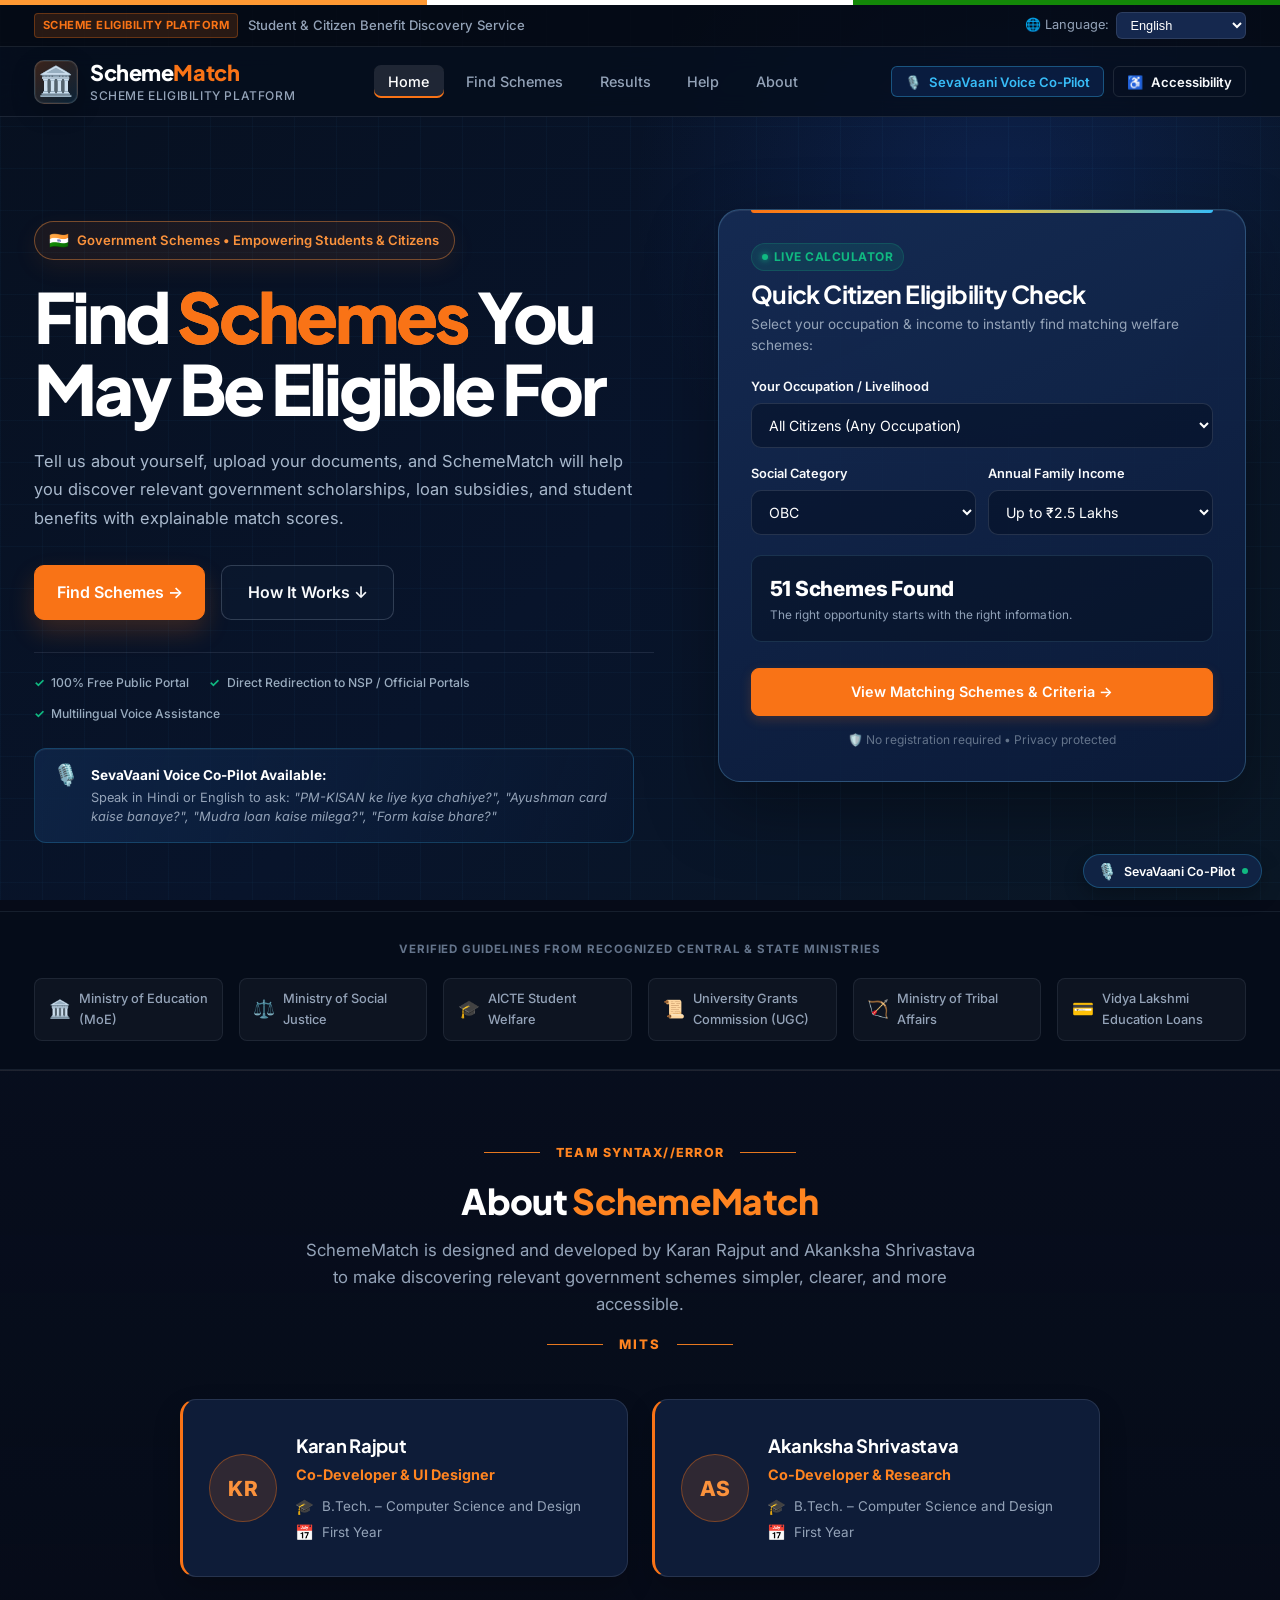
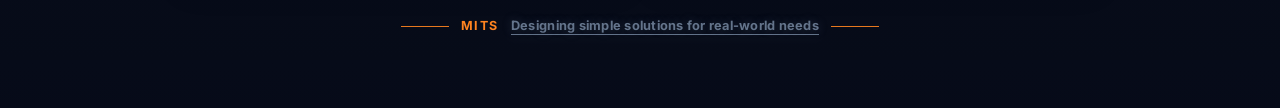
<file: index.html>
<!DOCTYPE html>
<html lang="en">
<head>
  <meta charset="UTF-8">
  <meta name="viewport" content="width=device-width, initial-scale=1.0">
  <meta name="description" content="SchemeMatch – Scheme Eligibility Platform. Discover scholarships, education loans, and citizen benefits with AI voice assistance.">
  <title>SchemeMatch – Scheme Eligibility Platform</title>
  <link rel="preconnect" href="https://fonts.googleapis.com">
  <link rel="preconnect" href="https://fonts.gstatic.com" crossorigin>
  <link href="https://fonts.googleapis.com/css2?family=Inter:wght@400;500;600;700;800&family=Plus+Jakarta+Sans:wght@500;600;700;800&family=Noto+Sans+Devanagari:wght@400;500;600;700&display=swap" rel="stylesheet">
  <link rel="stylesheet" href="style.css">
</head>
<body class="home-page">

  <!-- Top Tricolor Accent Line (National Civic Standard) -->
  <div class="top-strip" aria-hidden="true"></div>

  <!-- Official Top Bar -->
  <div class="top-bar">
    <div class="container top-bar-content">
      <div class="top-bar-notice">
        <span class="tag" data-i18n="tag_portal">SCHEME ELIGIBILITY PLATFORM</span>
        <span class="top-bar-initiative" data-i18n="top_bar_initiative">Student &amp; Citizen Benefit Discovery Service</span>
      </div>
      <div class="top-bar-right">
        <div class="lang-selector-wrap">
          <label for="site-lang-select" class="lang-label">🌐 <span data-i18n="lang_label">Language:</span></label>
          <select id="site-lang-select" class="lang-dropdown" aria-label="Select Portal Language">
            <option value="en-IN">English</option>
            <option value="hi-IN">हिन्दी (Hindi)</option>
            <option value="mr-IN">मराठी (Marathi)</option>
            <option value="bn-IN">বাংলা (Bengali)</option>
            <option value="ta-IN">தமிழ் (Tamil)</option>
            <option value="te-IN">తెలుగు (Telugu)</option>
          </select>
        </div>
      </div>
    </div>
  </div>

  <!-- Accessibility Toolbar Drawer (Collapsible) -->
  <div id="accessibility-bar" class="accessibility-bar">
    <div class="container accessibility-bar-content">
      <div class="access-tools-title">
        <span>♿</span>
        <strong data-i18n="access_title">Accessibility Tools:</strong>
        <span class="access-desc" data-i18n="access_desc">Adjust text size, contrast, and voice assistance for effortless reading</span>
      </div>
      <div class="access-buttons-row">
        <button type="button" id="font-decrease-btn" class="btn btn-outline btn-sm" title="Decrease font size">A-</button>
        <button type="button" id="font-reset-btn" class="btn btn-outline btn-sm" title="Reset font size">A Default</button>
        <button type="button" id="font-increase-btn" class="btn btn-outline btn-sm" title="Increase font size">A+</button>
        <button type="button" id="high-contrast-btn" class="btn btn-outline btn-sm" title="Toggle High Contrast">🌓 High Contrast</button>
        <button type="button" id="read-page-global-btn" class="btn btn-primary btn-sm" title="Read page aloud">🔊 Read Page</button>
      </div>
    </div>
  </div>

  <!-- Sticky Navigation Header -->
  <header class="site-header">
    <div class="container nav-container">
      <a href="index.html" class="brand-link">
        <div class="brand-emblem">🏛️</div>
        <div class="brand-text">
          <h1 class="brand-title">Scheme<span>Match</span></h1>
          <p class="brand-subtitle" data-i18n="brand_subtitle">Scheme Eligibility Platform</p>
        </div>
      </a>

      <!-- Center navigation -->
      <nav aria-label="Main Navigation">
        <ul class="nav-links">
          <li><a href="index.html" class="nav-link active" data-i18n="nav_home">Home</a></li>
          <li><a href="find-schemes.html" class="nav-link" data-i18n="nav_find">Find Schemes</a></li>
          <li><a href="results.html" class="nav-link" data-i18n="nav_results">Results</a></li>
          <li><a href="#how-it-works" class="nav-link" data-i18n="nav_help">Help</a></li>
          <li><a href="#about" class="nav-link">About</a></li>
        </ul>
      </nav>

      <!-- Right Action Controls -->
      <div class="nav-actions">
        <button type="button" id="voice-assistant-trigger" class="btn btn-voice btn-sm" title="Open SevaVaani Voice Assistant">
          🎙️ <span class="nav-btn-text">SevaVaani Voice Co-Pilot</span>
        </button>
        <button type="button" id="accessibility-toggle-btn" class="btn btn-outline btn-sm" title="Toggle Accessibility Tools">
          ♿ <span class="nav-btn-text" data-i18n="btn_accessibility">Accessibility</span>
        </button>
        <button type="button" class="nav-hamburger" id="nav-hamburger-btn" aria-label="Toggle navigation menu" aria-expanded="false">
          ☰
        </button>
      </div>
    </div>
  </header>

  <!-- Modern Civic Hero Section with Interactive Screener -->
  <section class="hero-wrapper">
    <div class="container">
      <div class="hero-grid">
        
        <!-- LEFT SIDE: Content & Actions -->
        <div class="hero-content">
          <div class="hero-badge-pill">
            <span class="flag-icon">🇮🇳</span>
            <span data-i18n="hero_pill">Direct Ministry Welfare Directory • <span class="dynamic-active-schemes-count">67</span> Verified Active Schemes</span>
          </div>

          <h2 class="hero-heading">Find <span class="hero-heading-highlight">Schemes</span> You May Be Eligible For</h2>

          <p class="hero-desc" data-i18n="hero_desc">
            Discover <span class="dynamic-schemes-count">69</span> verified central &amp; state welfare programs — for farmers, artisans, business owners, workers, women, senior citizens, and students. Check eligibility instantly and apply directly.
          </p>

          <div class="hero-btn-row">
            <a href="find-schemes.html" class="btn btn-primary btn-lg" data-i18n="hero_btn_find">
              Find Matching Schemes (6 Steps) →
            </a>
            <a href="#screener-card" class="btn btn-outline btn-lg" data-i18n="hero_btn_how">
              Quick Eligibility Check ↓
            </a>
          </div>

          <!-- Trust Badges Row -->
          <div class="hero-trust-row">
            <div class="trust-pill-item">
              <span class="trust-check">✓</span> 100% Free Public Portal
            </div>
            <div class="trust-pill-item">
              <span class="trust-check">✓</span> Direct Redirection to NSP / Official Portals
            </div>
            <div class="trust-pill-item">
              <span class="trust-check">✓</span> Multilingual Voice Assistance
            </div>
          </div>

          <div class="hero-voice-advisory">
            <span class="voice-advisory-icon">🎙️</span>
            <div>
              <strong>SevaVaani Voice Co-Pilot Available:</strong>
              <p>Speak in Hindi or English to ask: <em>"PM-KISAN ke liye kya chahiye?", "Ayushman card kaise banaye?", "Mudra loan kaise milega?", "Form kaise bhare?"</em></p>
            </div>
          </div>
        </div>

        <!-- RIGHT SIDE: Interactive Quick Eligibility Screener & Calculator -->
        <div class="hero-interactive-card-wrapper" id="screener-card">
          <div class="hero-screener-card">
            
            <div class="screener-card-header">
              <div class="screener-badge">
                <span class="screener-pulse"></span>
                <span>Live Calculator</span>
              </div>
              <h3 class="screener-title">Quick Citizen Eligibility Check</h3>
              <p class="screener-sub">Select your occupation &amp; income to instantly find matching welfare schemes:</p>
            </div>

            <form class="screener-form" onsubmit="return false;">
              <div class="screener-form-group">
                <label for="hero-screener-occ" class="screener-label">Your Occupation / Livelihood</label>
                <select id="hero-screener-occ" class="screener-select">
                  <option value="All" selected>All Citizens (Any Occupation)</option>
                  <option value="Farmer">🌾 Farmer / Agricultural Worker</option>
                  <option value="Artisan">🔨 Artisan / Traditional Craftsman</option>
                  <option value="Business Owner">💼 Small Business / MSME Owner</option>
                  <option value="Self-Employed">🛒 Self-Employed / Street Vendor</option>
                  <option value="Worker">🏗️ Unorganized / Daily Wage Worker</option>
                  <option value="Woman">👩 Woman / SHG Member / Homemaker</option>
                  <option value="Senior Citizen">👴 Senior Citizen (60+)</option>
                  <option value="Student">🎓 Student / Scholar</option>
                  <option value="Unemployed">🔍 Unemployed / Job Seeker</option>
                </select>
              </div>

              <div class="screener-form-grid">
                <div class="screener-form-group">
                  <label for="hero-screener-cat" class="screener-label">Social Category</label>
                  <select id="hero-screener-cat" class="screener-select">
                    <option value="All">All Categories</option>
                    <option value="OBC" selected>OBC</option>
                    <option value="SC">SC</option>
                    <option value="ST">ST</option>
                    <option value="General">General</option>
                    <option value="EWS">EWS</option>
                  </select>
                </div>

                <div class="screener-form-group">
                  <label for="hero-screener-inc" class="screener-label">Annual Family Income</label>
                  <select id="hero-screener-inc" class="screener-select">
                    <option value="250000" selected>Up to ₹2.5 Lakhs</option>
                    <option value="450000">Up to ₹4.5 Lakhs</option>
                    <option value="800000">Up to ₹8.0 Lakhs</option>
                    <option value="1000000">Above ₹8 Lakhs</option>
                  </select>
                </div>
              </div>

              <!-- Live Dynamic Calculation Box -->
              <div class="screener-result-box">
                <div class="screener-result-top">
                  <div>
                    <span class="screener-result-count" id="hero-screener-count">50 Schemes Found</span>
                    <span class="screener-result-desc screener-result-quote">The right opportunity starts with the right information.</span>
                  </div>
                </div>
              </div>

              <button type="button" id="hero-screener-submit" class="btn btn-primary btn-block btn-screener">
                View Matching Schemes &amp; Criteria →
              </button>
            </form>

            <div class="screener-card-footer">
              <span>🛡️ No registration required • Privacy protected</span>
            </div>

          </div>
        </div>

      </div>
    </div>
  </section>

  <!-- Section: Ministry & Official Source Accreditation Ticker -->
  <section class="ministry-ticker-section" aria-label="Official Verification Sources">
    <div class="container">
      <p class="ticker-heading">VERIFIED GUIDELINES FROM RECOGNIZED CENTRAL &amp; STATE MINISTRIES</p>
      <div class="ministry-logo-grid">
        <div class="ministry-item">
          <span class="ministry-seal">🏛️</span>
          <span>Ministry of Education (MoE)</span>
        </div>
        <div class="ministry-item">
          <span class="ministry-seal">⚖️</span>
          <span>Ministry of Social Justice</span>
        </div>
        <div class="ministry-item">
          <span class="ministry-seal">🎓</span>
          <span>AICTE Student Welfare</span>
        </div>
        <div class="ministry-item">
          <span class="ministry-seal">📜</span>
          <span>University Grants Commission (UGC)</span>
        </div>
        <div class="ministry-item">
          <span class="ministry-seal">🏹</span>
          <span>Ministry of Tribal Affairs</span>
        </div>
        <div class="ministry-item">
          <span class="ministry-seal">💳</span>
          <span>Vidya Lakshmi Education Loans</span>
        </div>
      </div>
    </div>
  </section>

  <!-- Section: Statistics & Civic Trust -->
  <section class="trust-stats-section" hidden>
    <div class="container">
      <div class="trust-stats-grid">
        <div class="trust-stat-card">
          <div class="trust-stat-num">50+</div>
          <div class="trust-stat-lbl">Verified Scheme Records</div>
          <p class="trust-stat-sub">Central, State &amp; Special Group Portals</p>
        </div>

        <div class="trust-stat-card">
          <div class="trust-stat-num">₹1,250+ Cr</div>
          <div class="trust-stat-lbl">Disbursed Through Official Portals</div>
          <p class="trust-stat-sub">Direct Benefit Transfer (DBT) to Students</p>
        </div>

        <div class="trust-stat-card">
          <div class="trust-stat-num">100%</div>
          <div class="trust-stat-lbl">Direct Official Redirection</div>
          <p class="trust-stat-sub">Authentic application links to genuine portals</p>
        </div>

        <div class="trust-stat-card">
          <div class="trust-stat-num">6 Languages</div>
          <div class="trust-stat-lbl">Multilingual Assistance</div>
          <p class="trust-stat-sub">English, हिन्दी, मराठी, বাংলা, தமிழ், తెలుగు</p>
        </div>
      </div>

      <div class="trust-banner-note">
        <span class="trust-note-icon">ℹ️</span>
        <p>
          <strong>Official Transparency Advisory:</strong> SchemeMatch provides explainable criteria calculation based on gazette notifications. Applications and disbursements are processed strictly on official portals (National Scholarship Portal, AICTE, Vidya Lakshmi, and State Portals).
        </p>
      </div>
    </div>
  </section>

  <!-- Section: About the Team -->
  <section id="about" class="about-section section-py">
    <div class="container">
      <div class="section-header">
        <div class="about-team-name">TEAM SYNTAX//ERROR</div>
        <h2 class="section-title">About <span>SchemeMatch</span></h2>
        <p class="section-desc">SchemeMatch is designed and developed by Karan Rajput and Akanksha Shrivastava to make discovering relevant government schemes simpler, clearer, and more accessible.</p>
        <div class="about-college-label">MITS</div>
      </div>

      <div class="about-team-grid">
        <article class="about-team-card">
          <div class="about-team-initial">KR</div>
          <div class="about-team-content">
            <h3>Karan Rajput</h3>
            <p class="about-team-role">Co-Developer &amp; UI Designer</p>
            <p class="about-team-degree"><span class="about-team-detail-icon" aria-hidden="true">🎓</span>B.Tech. &ndash; Computer Science and Design</p>
            <p class="about-team-year"><span class="about-team-detail-icon" aria-hidden="true">📅</span>First Year</p>
          </div>
        </article>

        <article class="about-team-card">
          <div class="about-team-initial">AS</div>
          <div class="about-team-content">
            <h3>Akanksha Shrivastava</h3>
            <p class="about-team-role">Co-Developer &amp; Research</p>
            <p class="about-team-degree"><span class="about-team-detail-icon" aria-hidden="true">🎓</span>B.Tech. &ndash; Computer Science and Design</p>
            <p class="about-team-year"><span class="about-team-detail-icon" aria-hidden="true">📅</span>First Year</p>
          </div>
        </article>
      </div>

      <div class="about-team-footer">
        <strong>MITS</strong>
        <span class="about-team-tagline">Designing simple solutions for real-world needs</span>
      </div>
    </div>
  </section>

  <!-- Section: Scheme Categories (Clickable) -->
  <section id="categories" class="section-py">
    <div class="container">
      <div class="section-header">
        <span class="section-tag">National Welfare Sectors</span>
        <h2 class="section-title">Browse Schemes By Sector</h2>
        <p class="section-desc">
          <span class="dynamic-schemes-count">69</span> central &amp; state welfare programs across 8 livelihood sectors. Select a sector to discover schemes designed for your occupation and life stage.
        </p>
      </div>

      <div class="categories-grid">
        <a href="results.html?sector=agriculture" class="category-card">
          <div class="category-icon-box">🌾</div>
          <span class="sector-badge agri">Agriculture</span>
          <h3 class="category-title">Farmers &amp; Agriculture</h3>
          <p class="category-desc">PM-KISAN ₹6,000/yr income support, Fasal Bima crop insurance, Kisan Credit Card &amp; PM-KMY pension.</p>
          <span class="category-link">View Schemes →</span>
        </a>

        <a href="results.html?sector=business" class="category-card">
          <div class="category-icon-box">💼</div>
          <span class="sector-badge business">MSME &amp; Business</span>
          <h3 class="category-title">MSME, Business &amp; Artisans</h3>
          <p class="category-desc">PM Mudra loan ₹50K–₹20L, PM Vishwakarma toolkit &amp; ₹3L loan, SVANidhi street vendor credit.</p>
          <span class="category-link">View Schemes →</span>
        </a>

        <a href="results.html?sector=healthcare" class="category-card">
          <div class="category-icon-box">🩺</div>
          <span class="sector-badge health">Healthcare</span>
          <h3 class="category-title">Healthcare &amp; Ayushman</h3>
          <p class="category-desc">Ayushman Bharat PM-JAY ₹5 Lakh free hospital cover, Jan Aushadhi generic medicines, PMMVY maternity benefit.</p>
          <span class="category-link">View Schemes →</span>
        </a>

        <a href="results.html?sector=housing" class="category-card">
          <div class="category-icon-box">🏠</div>
          <span class="sector-badge housing">Housing</span>
          <h3 class="category-title">Housing &amp; Shelter</h3>
          <p class="category-desc">PMAY-Gramin ₹1.2–2.0L pucca house grant &amp; PMAY-Urban ₹2.67L interest subsidy for EWS/LIG/MIG.</p>
          <span class="category-link">View Schemes →</span>
        </a>

        <a href="results.html?sector=women" class="category-card">
          <div class="category-icon-box">👩</div>
          <span class="sector-badge women">Women &amp; Child</span>
          <h3 class="category-title">Women &amp; Child Empowerment</h3>
          <p class="category-desc">Lakhpati Didi SHG credit, Ujjwala free LPG, Sukanya Samriddhi, Mahila Samman 7.5% savings.</p>
          <span class="category-link">View Schemes →</span>
        </a>

        <a href="results.html?sector=workers" class="category-card">
          <div class="category-icon-box">🔨</div>
          <span class="sector-badge worker">Labor &amp; Workers</span>
          <h3 class="category-title">Workers &amp; Labor Welfare</h3>
          <p class="category-desc">e-Shram UAN card, PM Shram Yogi Maandhan ₹3,000/mo pension, MGNREGA 100-day guaranteed work.</p>
          <span class="category-link">View Schemes →</span>
        </a>

        <a href="results.html?sector=senior" class="category-card">
          <div class="category-icon-box">👴</div>
          <span class="sector-badge senior">Senior Citizens</span>
          <h3 class="category-title">Senior Citizens &amp; Pension</h3>
          <p class="category-desc">Atal Pension Yojana ₹1K–5K/mo guarantee, IGNOAPS old age pension, PMJJBY &amp; PMSBY insurance cover.</p>
          <span class="category-link">View Schemes →</span>
        </a>

        <a href="results.html?sector=scholarship" class="category-card">
          <div class="category-icon-box">🎓</div>
          <span class="sector-badge scholarship">Scholarships</span>
          <h3 class="category-title">Scholarships &amp; Education</h3>
          <p class="category-desc">Central Sector, NSP post-matric, AICTE Pragati, PMKVY skills, state-level tuition reimbursement.</p>
          <span class="category-link">View Schemes →</span>
        </a>
      </div>
    </div>
  </section>

  <!-- Section: Featured Schemes Cards -->
  <section id="featured-schemes" class="multi-schemes-section">
    <div class="container">
      <div class="section-header">
        <span class="section-tag">Flagship National Programs</span>
        <h2 class="section-title">Featured Government Schemes</h2>
        <p class="section-desc">
          Flagship welfare programs across healthcare, agriculture, artisan skills, business, and education — verified eligibility, transparent scores, and direct official application routes.
        </p>
      </div>

      <div class="home-scheme-cards-grid">
        
        <!-- Scheme 1: Ayushman Bharat PM-JAY -->
        <article class="home-scheme-card">
          <div class="home-scheme-card-body">
            <div class="home-scheme-card-header">
              <div>
                <span class="home-scheme-category" style="background:rgba(239,68,68,0.12);color:#f87171;border-color:rgba(239,68,68,0.3);">Healthcare</span>
                <h3 class="home-scheme-name">Ayushman Bharat PM-JAY — Free Health Coverage</h3>
              </div>
              <div class="home-score-badge match-state-excellent">
                <span class="home-score-num">₹5 Lakh/yr</span>
                <span class="home-score-lbl">Hospital Cover</span>
              </div>
            </div>

            <div class="home-criteria-box">
              <strong>Eligibility:</strong>
              Families in SECC 2011 database, BPL cardholders &amp; state-notified poor families. 1,500+ empanelled hospitals nationwide. Cashless treatment for 1,949 procedures.
            </div>

            <div class="home-docs-box">
              <strong>Required Documents:</strong>
              <div class="docs-tag-list">
                <span class="doc-tag present">✓ Aadhaar Card</span>
                <span class="doc-tag present">✓ Ration Card / BPL Proof</span>
                <span class="doc-tag present">✓ SECC Eligibility</span>
                <span class="doc-tag">Ayushman Golden Card</span>
              </div>
            </div>
          </div>

          <div class="home-scheme-actions">
            <a href="scheme-details.html?id=ayushman-bharat-pmjay" class="btn btn-primary btn-sm" style="flex: 1;">View Details →</a>
            <a href="https://pmjay.gov.in" target="_blank" rel="noopener noreferrer" class="btn btn-outline btn-sm">Official Portal ↗</a>
          </div>
        </article>

        <!-- Scheme 2: PM-KISAN -->
        <article class="home-scheme-card">
          <div class="home-scheme-card-body">
            <div class="home-scheme-card-header">
              <div>
                <span class="home-scheme-category" style="background:rgba(34,197,94,0.12);color:#4ade80;border-color:rgba(34,197,94,0.3);">Agriculture</span>
                <h3 class="home-scheme-name">PM-KISAN Samman Nidhi — Farmer Income Support</h3>
              </div>
              <div class="home-score-badge match-state-excellent">
                <span class="home-score-num">₹6,000/yr</span>
                <span class="home-score-lbl">Direct Bank Transfer</span>
              </div>
            </div>

            <div class="home-criteria-box">
              <strong>Eligibility:</strong>
              All small &amp; marginal farmer families owning up to 2 hectares of land. Excludes income taxpayers, doctors, lawyers, and Govt employees in Class 1 posts.
            </div>

            <div class="home-docs-box">
              <strong>Required Documents:</strong>
              <div class="docs-tag-list">
                <span class="doc-tag present">✓ Aadhaar Card</span>
                <span class="doc-tag present">✓ Land Records (Khasra/Khatauni)</span>
                <span class="doc-tag present">✓ Bank Passbook</span>
                <span class="doc-tag">Mobile (OTP)</span>
              </div>
            </div>
          </div>

          <div class="home-scheme-actions">
            <a href="scheme-details.html?id=pm-kisan" class="btn btn-primary btn-sm" style="flex: 1;">View Details →</a>
            <a href="https://pmkisan.gov.in" target="_blank" rel="noopener noreferrer" class="btn btn-outline btn-sm">pmkisan.gov.in ↗</a>
          </div>
        </article>

                <!-- Scheme 3: PM Vishwakarma -->
        <article class="home-scheme-card">
          <div class="home-scheme-card-body">
            <div class="home-scheme-card-header">
              <div>
                <span class="home-scheme-category" style="background:rgba(245,158,11,0.12);color:#fbbf24;border-color:rgba(245,158,11,0.3);">Artisans &amp; MSME</span>
                <h3 class="home-scheme-name">PM Vishwakarma — Artisan Skill &amp; Credit Scheme</h3>
              </div>
              <div class="home-score-badge match-state-excellent">
                <span class="home-score-num">₹3 Lakh Loan</span>
                <span class="home-score-lbl">@ 5% Interest + Toolkit</span>
              </div>
            </div>

            <div class="home-criteria-box">
              <strong>Eligibility:</strong>
              18+ traditional artisans in 18 trades — Carpenter, Blacksmith, Potter, Cobbler, Goldsmith, Tailor, Barber, Boat maker, Sculptor &amp; more. Annual income up to ₹3 Lakhs preferred.
            </div>

            <div class="home-docs-box">
              <strong>Required Documents:</strong>
              <div class="docs-tag-list">
                <span class="doc-tag present">✓ Aadhaar Card</span>
                <span class="doc-tag present">✓ Bank Passbook</span>
                <span class="doc-tag present">✓ Trade Self-Declaration</span>
                <span class="doc-tag">Mobile Number</span>
              </div>
            </div>
          </div>

          <div class="home-scheme-actions">
            <a href="scheme-details.html?id=pm-vishwakarma" class="btn btn-primary btn-sm" style="flex: 1;">View Details →</a>
            <a href="https://pmvishwakarma.gov.in" target="_blank" rel="noopener noreferrer" class="btn btn-outline btn-sm">Official Portal ↗</a>
          </div>
        </article>

        <!-- Scheme 4: PM-USP Interest Subsidy on Education Loans -->
        <article class="home-scheme-card">
          <div class="home-scheme-card-body">
            <div class="home-scheme-card-header">
              <div>
                <span class="home-scheme-category">Financial Support</span>
                <h3 class="home-scheme-name">PM-USP Central Sector Interest Subsidy (CSIS)</h3>
              </div>
              <div class="home-score-badge match-state-excellent">
                <span class="home-score-num">100% Interest Free</span>
                <span class="home-score-lbl">During Course Period</span>
              </div>
            </div>

            <div class="home-criteria-box">
              <strong>Eligibility Criteria:</strong>
              Full interest waiver during course period + 1 year on technical/professional education loans for income up to ₹4.5 Lakhs.
            </div>

            <div class="home-docs-box">
              <strong>Required Documents:</strong>
              <div class="docs-tag-list">
                <span class="doc-tag present">✓ Aadhaar</span>
                <span class="doc-tag present">✓ Loan Sanction Letter</span>
                <span class="doc-tag present">✓ Income Certificate</span>
              </div>
            </div>
          </div>

          <div class="home-scheme-actions">
            <a href="scheme-details.html?id=pm-usp-csis-interest-subsidy" class="btn btn-primary btn-sm" style="flex: 1;">View Details →</a>
            <a href="https://www.vidyalakshmi.co.in" target="_blank" rel="noopener noreferrer" class="btn btn-outline btn-sm">Vidya Lakshmi ↗</a>
          </div>
        </article>

        <!-- Scheme 5: AICTE Saksham PwD -->
        <article class="home-scheme-card">
          <div class="home-scheme-card-body">
            <div class="home-scheme-card-header">
              <div>
                <span class="home-scheme-category">Special Support</span>
                <h3 class="home-scheme-name">AICTE Saksham Scholarship for Specially-Abled</h3>
              </div>
              <div class="home-score-badge match-state-strong">
                <span class="home-score-num">₹50,000/yr</span>
                <span class="home-score-lbl">Study Allowance</span>
              </div>
            </div>

            <div class="home-criteria-box">
              <strong>Eligibility Criteria:</strong>
              Students with benchmark disability (40%+) enrolled in AICTE-approved technical degree/diploma programs; ₹50,000/yr allowance.
            </div>

            <div class="home-docs-box">
              <strong>Required Documents:</strong>
              <div class="docs-tag-list">
                <span class="doc-tag present">✓ Aadhaar</span>
                <span class="doc-tag present">✓ UDID / Disability Cert</span>
                <span class="doc-tag present">✓ College Bonafide</span>
              </div>
            </div>
          </div>

          <div class="home-scheme-actions">
            <a href="scheme-details.html?id=aicte-saksham" class="btn btn-primary btn-sm" style="flex: 1;">View Details →</a>
            <a href="https://www.aicte-india.org/schemes/students-development-schemes/Saksham" target="_blank" rel="noopener noreferrer" class="btn btn-outline btn-sm">Official Portal ↗</a>
          </div>
        </article>

        <!-- Scheme 6: MP Post-Matric OBC -->
        <article class="home-scheme-card">
          <div class="home-scheme-card-body">
            <div class="home-scheme-card-header">
              <div>
                <span class="home-scheme-category">State Welfare</span>
                <h3 class="home-scheme-name">MP Post-Matric Scholarship for OBC Students</h3>
              </div>
              <div class="home-score-badge match-state-excellent">
                <span class="home-score-num">100% Tuition Fee</span>
                <span class="home-score-lbl">Reimbursement</span>
              </div>
            </div>

            <div class="home-criteria-box">
              <strong>Eligibility Criteria:</strong>
              OBC students studying in Madhya Pradesh post-matric courses with family income up to ₹3 Lakhs; full tuition reimbursement.
            </div>

            <div class="home-docs-box">
              <strong>Required Documents:</strong>
              <div class="docs-tag-list">
                <span class="doc-tag present">✓ Aadhaar</span>
                <span class="doc-tag present">✓ Samagra ID</span>
                <span class="doc-tag present">✓ Caste Certificate</span>
                <span class="doc-tag">Domicile Cert</span>
              </div>
            </div>
          </div>

          <div class="home-scheme-actions">
            <a href="scheme-details.html?id=mp-post-matric-obc" class="btn btn-primary btn-sm" style="flex: 1;">View Details →</a>
            <a href="http://scholarshipportal.mp.nic.in" target="_blank" rel="noopener noreferrer" class="btn btn-outline btn-sm">MP Portal ↗</a>
          </div>
        </article>

      </div>

      <div style="text-align: center; margin-top: 2.5rem;">
        <a href="find-schemes.html" class="btn btn-primary btn-lg">
          Check All <span class="dynamic-schemes-count">69</span> Schemes For Your Complete Profile →
        </a>
      </div>
    </div>
  </section>

  <!-- Section: How It Works (4 Official Steps) -->
  <section id="how-it-works" class="section-py how-it-works-section">
    <div class="container">
      <div class="section-header">
        <span class="section-tag" data-i18n="workflow_tag">Official Roadmap</span>
        <h2 class="section-title" data-i18n="workflow_title">How SchemeMatch Simplifies Applications</h2>
        <p class="section-desc" data-i18n="workflow_desc">
          A transparent 4-step workflow that turns complex government gazettes into actionable student opportunities.
        </p>
      </div>

      <div class="workflow-grid">
        <div class="step-card">
          <div class="step-badge">1</div>
          <h3 class="step-title" data-i18n="step1_title">Enter Profile Details</h3>
          <p class="step-desc" data-i18n="step1_desc">
            Provide your education level, social category, annual family income, state, and special qualifications.
          </p>
        </div>

        <div class="step-card">
          <div class="step-badge">2</div>
          <h3 class="step-title" data-i18n="step2_title">Verify Document Checklist</h3>
          <p class="step-desc" data-i18n="step2_desc">
            Check your certificates (Aadhaar, Income, Caste, Marksheet) against official department requirements.
          </p>
        </div>

        <div class="step-card">
          <div class="step-badge">3</div>
          <h3 class="step-title" data-i18n="step3_title">Get Transparent Match Scores</h3>
          <p class="step-desc" data-i18n="step3_desc">
            Review your personalized eligibility reasons with clear green checkmarks and statutory notes.
          </p>
        </div>

        <div class="step-card">
          <div class="step-badge">4</div>
          <h3 class="step-title" data-i18n="step4_title">Apply on Verified Portals</h3>
          <p class="step-desc" data-i18n="step4_desc">
            Proceed with official portal redirection (NSP, AICTE, Vidya Lakshmi) with your paperwork fully prepared.
          </p>
        </div>
      </div>
    </div>
  </section>

  <!-- Section: Student Success & Verified Impact -->
  <section class="section-py success-stories-section">
    <div class="container">
      <div class="section-header">
        <span class="section-tag">Beneficiary Impact</span>
        <h2 class="section-title">Helping Citizens Across All Walks of Life</h2>
        <p class="section-desc">
          Real experiences from farmers, artisans, entrepreneurs, and students who discovered and applied for welfare schemes through SchemeMatch.
        </p>
      </div>

      <div class="testimonials-grid">
        <div class="testimonial-card">
          <div class="testimonial-stars">★★★★★</div>
          <p class="testimonial-quote">
            "SchemeMatch ne mujhe PM-KISAN aur Kisan Credit Card dono ke baare mein bataya. Mujhe pata hi nahi tha ki main dono ke liye eligible hoon. Ab mujhe ₹6,000 saal ka sidha khate mein milta hai."
          </p>
          <div class="testimonial-author">
            <div class="author-avatar">🌾</div>
            <div>
              <strong>Rameshwar Patil</strong>
              <span>Farmer, Nashik, Maharashtra</span>
            </div>
          </div>
        </div>

        <div class="testimonial-card">
          <div class="testimonial-stars">★★★★★</div>
          <p class="testimonial-quote">
            "The voice assistant asked me my trade — I said I'm a carpenter — and instantly showed me PM Vishwakarma with the full checklist. I got my ₹15,000 toolkit voucher and the 5% loan approved within a month."
          </p>
          <div class="testimonial-author">
            <div class="author-avatar">🔨</div>
            <div>
              <strong>Rajesh Vishwakarma</strong>
              <span>Traditional Carpenter, Varanasi (UP)</span>
            </div>
          </div>
        </div>

        <div class="testimonial-card">
          <div class="testimonial-stars">★★★★★</div>
          <p class="testimonial-quote">
            "Mujhe pata hi nahi tha ki Ayushman card mere ghar ke har member ko ₹5 Lakh ka free hospital cover deta hai. SchemeMatch ne mera naam SECC list mein check karke Golden Card banwane ki poori process batai."
          </p>
          <div class="testimonial-author">
            <div class="author-avatar">👩</div>
            <div>
              <strong>Meenakshi Devi</strong>
              <span>SHG Member, Sitapur, Uttar Pradesh</span>
            </div>
          </div>
        </div>
      </div>
    </div>
  </section>

  <!-- Section: Official FAQ -->
  <section id="faq" class="section-py faq-section">
    <div class="container">
      <div class="section-header">
        <span class="section-tag">Frequently Asked Questions</span>
        <h2 class="section-title">Common Questions on Government Schemes</h2>
        <p class="section-desc">
          Important guidelines regarding OTR registration, document renewal, income limits, and application cycles.
        </p>
      </div>

      <div class="faq-accordion-grid">
        
        <details class="faq-item" open>
          <summary class="faq-question">
            <span>Is SchemeMatch free to use for students?</span>
            <span class="faq-icon">+</span>
          </summary>
          <div class="faq-answer">
            <p>Yes, SchemeMatch is 100% free to use. There are no fees, subscriptions, or hidden charges. We do not collect banking credentials or application processing fees.</p>
          </div>
        </details>

        <details class="faq-item">
          <summary class="faq-question">
            <span>What is OTR (One Time Registration) on the National Scholarship Portal (NSP)?</span>
            <span class="faq-icon">+</span>
          </summary>
          <div class="faq-answer">
            <p>OTR is a 14-digit unique number issued on scholarships.gov.in using Aadhaar face or OTP authentication. It simplifies applying for multiple central and state scholarships without re-entering personal data each year.</p>
          </div>
        </details>

        <details class="faq-item">
          <summary class="faq-question">
            <span>Can I apply for more than one government scholarship at the same time?</span>
            <span class="faq-icon">+</span>
          </summary>
          <div class="faq-answer">
            <p>As per Ministry guidelines, a student can receive only ONE primary scholarship for maintenance/living allowance from the Central Government. However, you can often combine tuition fee reimbursements or state travel concessions with loan subsidies.</p>
          </div>
        </details>

        <details class="faq-item">
          <summary class="faq-question">
            <span>Who is authorized to issue the Family Income Certificate?</span>
            <span class="faq-icon">+</span>
          </summary>
          <div class="faq-answer">
            <p>The Income Certificate must be issued by a competent revenue authority—typically the Tehsildar, Sub-Divisional Magistrate (SDM), or District Collector. Affidavits on notary stamp paper are generally not accepted on official portals.</p>
          </div>
        </details>

        <details class="faq-item">
          <summary class="faq-question">
            <span>Why does my bank account need to be linked to Aadhaar (NPCI Mapper)?</span>
            <span class="faq-icon">+</span>
          </summary>
          <div class="faq-answer">
            <p>All government scholarship disbursements are sent via Direct Benefit Transfer (DBT) through the Aadhaar Payment Bridge (APB). Your bank account must be actively seeded on the NPCI mapper, otherwise the funds transfer will fail.</p>
          </div>
        </details>

      </div>
    </div>
  </section>

  <!-- Site Footer -->
  <footer class="site-footer">
    <div class="container">
      <div class="footer-grid">
        <div class="footer-brand">
          <div class="footer-brand-title">
            <span class="footer-emblem">🏛️</span>
            <h3 class="footer-brand-name">SchemeMatch</h3>
          </div>
          <p class="footer-brand-desc">
            National Citizen Welfare &amp; Scheme Discovery Initiative. Empowering Indian students and citizens with transparent eligibility scoring and verified ministry portal routing.
          </p>
          <div class="footer-contact-info">
            <p>✉️ Email: <strong>support@schemematch.gov.in</strong></p>
            <p>⏰ Working Hours: Monday – Saturday, 9:00 AM – 6:00 PM IST</p>
          </div>
        </div>

        <div class="footer-col">
          <h4>Portal Navigation</h4>
          <ul class="footer-links">
            <li><a href="index.html">Home</a></li>
            <li><a href="find-schemes.html">Find Schemes (Wizard)</a></li>
            <li><a href="results.html">Eligibility Results</a></li>
            <li><a href="#categories">Scheme Categories</a></li>
            <li><a href="#how-it-works">How It Works</a></li>
            <li><a href="#faq">Student FAQ</a></li>
          </ul>
        </div>

        <div class="footer-col">
          <h4>Official Ministry Portals</h4>
          <ul class="footer-links">
            <li><a href="https://scholarships.gov.in" target="_blank" rel="noopener noreferrer">National Scholarship Portal (NSP) ↗</a></li>
            <li><a href="https://www.aicte-india.org" target="_blank" rel="noopener noreferrer">AICTE Student Portal ↗</a></li>
            <li><a href="https://www.vidyalakshmi.co.in" target="_blank" rel="noopener noreferrer">Vidya Lakshmi Education Loans ↗</a></li>
            <li><a href="https://socialjustice.gov.in" target="_blank" rel="noopener noreferrer">Ministry of Social Justice ↗</a></li>
            <li><a href="https://tribal.nic.in" target="_blank" rel="noopener noreferrer">Ministry of Tribal Affairs ↗</a></li>
            <li><a href="https://www.digilocker.gov.in" target="_blank" rel="noopener noreferrer">DigiLocker Verification ↗</a></li>
          </ul>
        </div>
      </div>

      <div class="footer-bottom">
        <p>&copy; 2026 SchemeMatch – National Government Scheme Discovery Portal. Designed for Indian Students &amp; Citizens.</p>
      </div>
    </div>
  </footer>

  <!-- ========================================================================= -->
  <!-- UNIVERSAL CONVERSATIONAL VOICE & CHAT CO-PILOT (SevaVaani) -->
  <!-- ========================================================================= -->
  <div id="sevavaani-widget" class="sevavaani-widget" aria-label="SevaVaani Voice &amp; Chat Assistant">
    
    <!-- Floating Launcher Trigger Button -->
    <button type="button" id="sevavaani-trigger" class="sevavaani-launcher" aria-label="Open SevaVaani Assistant" title="SevaVaani Voice Co-Pilot">
      <span class="launcher-pulse"></span>
      <span class="launcher-icon">🎙️</span>
      <span class="launcher-label">SevaVaani Co-Pilot</span>
      <span class="launcher-status-dot"></span>
    </button>

    <!-- Sliding Assistant Drawer -->
    <div id="sevavaani-drawer" class="sevavaani-drawer" aria-hidden="true">
      
      <!-- Drawer Header -->
      <div class="sevavaani-header">
        <div class="sevavaani-brand">
          <div class="brand-avatar">🏛️</div>
          <div>
            <h3 class="sevavaani-title">SevaVaani <span>Co-Pilot</span></h3>
            <p class="sevavaani-sub">National Scheme &amp; Form Guide</p>
          </div>
        </div>
        <div class="sevavaani-header-actions">
          <button type="button" id="sevavaani-lang-btn" class="btn-icon" title="Switch Language">🌐 <span id="sevavaani-lang-text">HI</span></button>
          <button type="button" id="sevavaani-sound-btn" class="btn-icon" title="Voice Mute/Unmute">🔊</button>
          <button type="button" id="sevavaani-close-btn" class="btn-icon close-btn" title="Close Assistant" aria-label="Close Assistant">✕</button>
        </div>
      </div>

      <!-- Live Audio Waveform & Status Banner -->
      <div id="sevavaani-wave-bar" class="sevavaani-wave-bar">
        <div class="wave-bars">
          <span></span><span></span><span></span><span></span><span></span><span></span><span></span><span></span>
        </div>
        <span id="sevavaani-live-status" class="live-status-text">Ready to help. Speak or type below.</span>
      </div>

      <!-- Scrollable Message Conversation Stream -->
      <div id="sevavaani-messages" class="sevavaani-messages">
        <!-- Messages injected dynamically by script.js -->
      </div>

      <!-- Quick Suggestion Chips -->
      <div id="sevavaani-chips" class="sevavaani-chips">
        <button type="button" class="chip-btn" data-query="Form kaise bhare?">📝 Form kaise bhare?</button>
        <button type="button" class="chip-btn" data-query="Pragati scheme ke documents kya hai?">📄 Pragati Scheme Documents</button>
        <button type="button" class="chip-btn" data-query="Scholarship ke liye kaha apply kare?">🔗 Kaha Apply Kare?</button>
        <button type="button" class="chip-btn" data-query="Engineering ke liye kaunsi schemes hai?">🎓 Engineering Schemes</button>
        <button type="button" class="chip-btn" data-query="Income criteria kya hai?">💰 Income Limit Rules</button>
      </div>

      <!-- Footer Input Controls (Mic + Text Input + Send) -->
      <div class="sevavaani-input-row">
        <button type="button" id="sevavaani-mic-btn" class="sevavaani-mic-btn" title="Click to speak in Hindi or English">
          <span class="mic-inner-icon">🎙️</span>
        </button>
        <input type="text" id="sevavaani-text-input" class="sevavaani-text-input" placeholder="Poochiye: Form kaise bhare, documents..." autocomplete="off">
        <button type="button" id="sevavaani-send-btn" class="sevavaani-send-btn" title="Send message">→</button>
      </div>

    </div>
  </div>

  <!-- Legacy Compatibility Elements for older scripts -->
  <div style="display:none;" aria-hidden="true">
    <div id="voice-orb"></div>
    <div id="voice-transcript-display"></div>
  </div>

  <script src="script.js"></script>
</body>
</html>
</file>
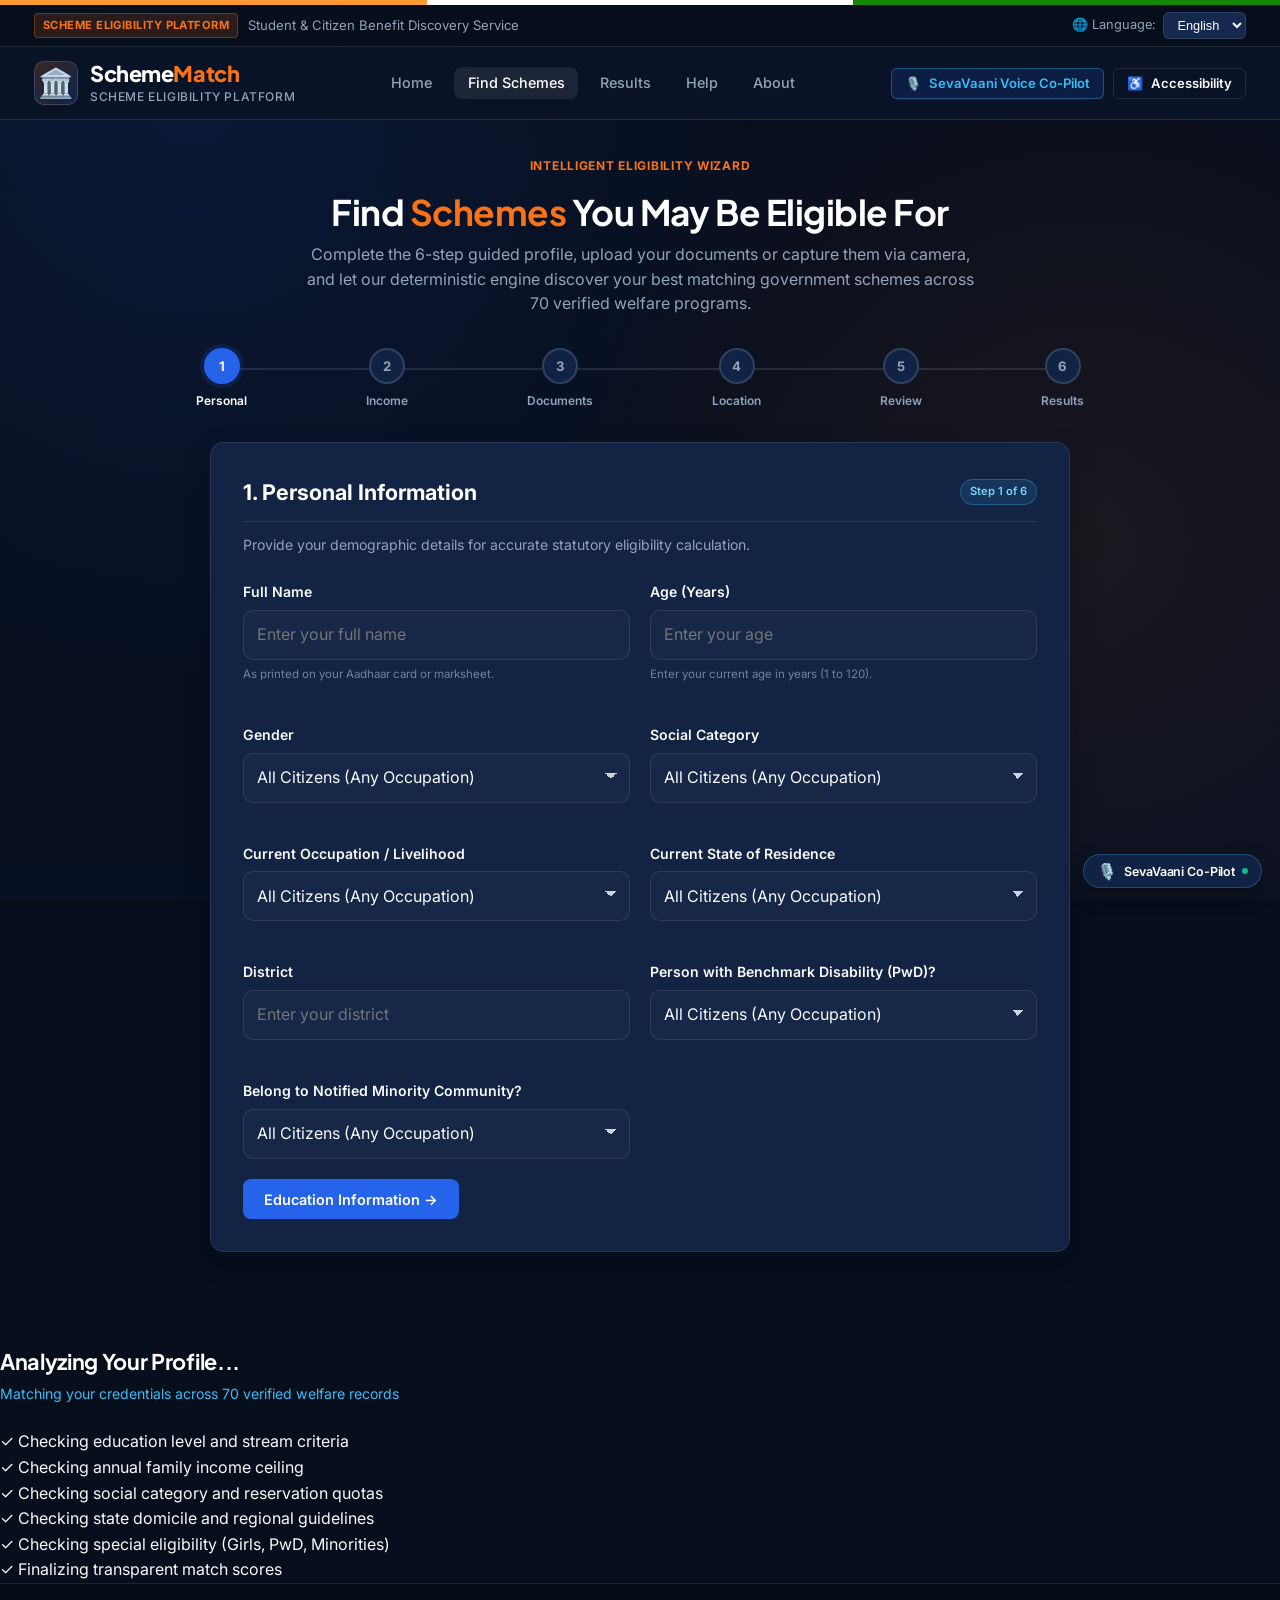
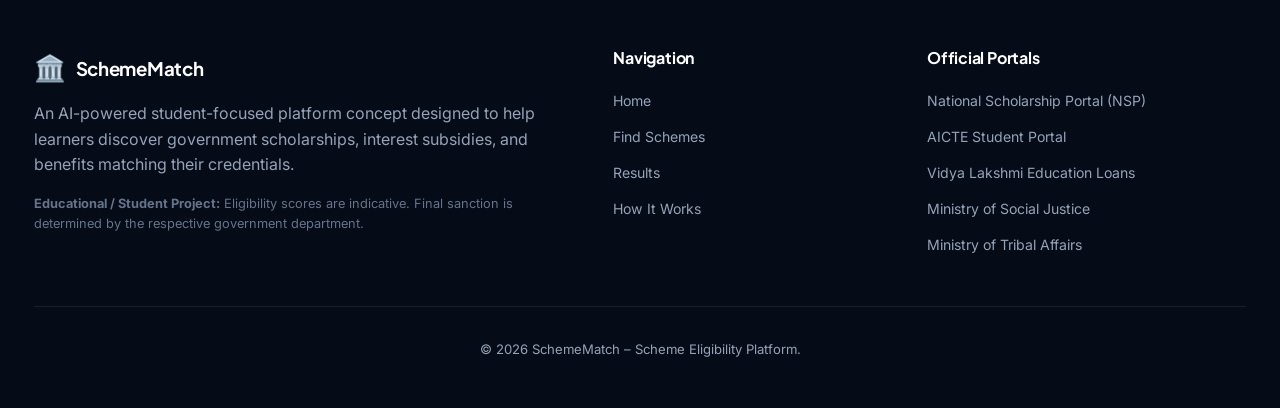
<file: find-schemes.html>
<!DOCTYPE html>
<html lang="en">
<head>
  <meta charset="UTF-8">
  <meta name="viewport" content="width=device-width, initial-scale=1.0">
  <meta name="description" content="Find Government Schemes & Scholarships – SchemeMatch. 6-step intelligent eligibility wizard with document OCR, camera capture, and rule-based matching.">
  <title>Find Matching Schemes – SchemeMatch</title>
    <link rel="preconnect" href="https://fonts.googleapis.com">
  <link rel="preconnect" href="https://fonts.gstatic.com" crossorigin>
  <link href="https://fonts.googleapis.com/css2?family=Inter:wght@400;500;600;700;800&family=Plus+Jakarta+Sans:wght@500;600;700;800&family=Noto+Sans+Devanagari:wght@400;500;600;700&display=swap" rel="stylesheet">
  <link rel="stylesheet" href="style.css">
</head>
<body>

  <!-- Top Tricolor Accent Line -->
  <div class="top-strip"></div>

  <!-- Top Bar -->
  <div class="top-bar">
    <div class="container top-bar-content">
      <div class="top-bar-notice">
        <span class="tag" data-i18n="tag_portal">SCHEME ELIGIBILITY PLATFORM</span>
        <span data-i18n="top_bar_initiative">Student &amp; Citizen Benefit Discovery Service</span>
      </div>
      <div class="top-bar-right">
        <div class="lang-selector-wrap">
          <label for="site-lang-select" class="lang-label">🌐 <span data-i18n="lang_label">Language:</span></label>
          <select id="site-lang-select" class="lang-dropdown" aria-label="Select Portal Language">
            <option value="en-IN">English</option>
            <option value="hi-IN">हिन्दी</option>
            <option value="mr-IN">मराठी</option>
            <option value="bn-IN">বাংলা</option>
            <option value="ta-IN">தமிழ்</option>
            <option value="te-IN">తెలుగు</option>
          </select>
        </div>
      </div>
    </div>
  </div>

  <!-- Accessibility Toolbar Drawer (Collapsible) -->
  <div id="accessibility-bar" class="accessibility-bar">
    <div class="container accessibility-bar-content">
      <div class="access-tools-title">
        <span>♿</span>
        <strong data-i18n="access_title">Accessibility Tools:</strong>
        <span class="access-desc" data-i18n="access_desc">Adjust text size, contrast, and voice assistance for effortless reading</span>
      </div>
      <div class="access-buttons-row">
        <button type="button" id="font-decrease-btn" class="btn btn-outline btn-sm" title="Decrease font size">A-</button>
        <button type="button" id="font-reset-btn" class="btn btn-outline btn-sm" title="Reset font size">A Default</button>
        <button type="button" id="font-increase-btn" class="btn btn-outline btn-sm" title="Increase font size">A+</button>
        <button type="button" id="high-contrast-btn" class="btn btn-outline btn-sm" title="Toggle High Contrast">🌓 High Contrast</button>
        <button type="button" id="read-page-global-btn" class="btn btn-cyan btn-sm" title="Read page aloud">🔊 Read Page</button>
      </div>
    </div>
  </div>

  <!-- Modern Sticky Navigation Bar -->
  <header class="site-header">
    <div class="container nav-container">
      <a href="index.html" class="brand-link">
        <div class="brand-emblem">🏛️</div>
        <div class="brand-text">
          <h1 class="brand-title">Scheme<span>Match</span></h1>
          <p class="brand-subtitle" data-i18n="brand_subtitle">Scheme Eligibility Platform</p>
        </div>
      </a>

      <nav aria-label="Main Navigation">
        <ul class="nav-links">
          <li><a href="index.html" class="nav-link" data-i18n="nav_home">Home</a></li>
          <li><a href="find-schemes.html" class="nav-link active" data-i18n="nav_find">Find Schemes</a></li>
          <li><a href="results.html" class="nav-link" data-i18n="nav_results">Results</a></li>
          <li><a href="index.html#how-it-works" class="nav-link" data-i18n="nav_help">Help</a></li>
          <li><a href="index.html#about" class="nav-link">About</a></li>
        </ul>
      </nav>

      <div class="nav-actions">
        <button type="button" id="voice-assistant-trigger" class="btn btn-voice btn-sm" title="Open Voice Assistant">
          🎙️ <span class="nav-btn-text">SevaVaani Voice Co-Pilot</span>
        </button>
        <button type="button" id="accessibility-toggle-btn" class="btn btn-outline btn-sm" title="Toggle Accessibility Tools">
          ♿ <span class="nav-btn-text" data-i18n="btn_accessibility">Accessibility</span>
        </button>
        <button type="button" class="nav-hamburger" id="nav-hamburger-btn" aria-label="Toggle navigation menu" aria-expanded="false">
          ☰
        </button>
      </div>
    </div>
  </header>

  <!-- Main Multi-Step Wizard Layout -->
  <main class="container" style="padding-top: 2rem; padding-bottom: 4rem;">

    <!-- Wizard Header Banner -->
    <div style="margin-bottom: 2rem; text-align: center;">
      <span class="section-tag">Intelligent Eligibility Wizard</span>
      <h2 style="font-size: 2.2rem; color: #ffffff; margin: 0.4rem 0 0.5rem;">Find <span class="hero-heading-highlight">Schemes</span> You May Be Eligible For</h2>
      <p style="color: var(--text-muted); max-width: 680px; margin: 0 auto; font-size: 1rem; line-height: 1.55;">
        Complete the 6-step guided profile, upload your documents or capture them via camera, and let our deterministic engine discover your best matching government schemes across <span class="dynamic-schemes-count">69</span> verified welfare programs.
      </p>
    </div>

    <!-- Presentation Mode / Demo Profiles Panel -->
    <div class="demo-profile-panel" style="margin-bottom: 2rem;">
      <div class="panel-title" style="display: flex; justify-content: space-between; align-items: center; border-bottom: 1px solid var(--border-subtle); padding-bottom: 0.6rem; margin-bottom: 0.8rem;">
        <span style="font-weight: 700; color: #ffffff; display: flex; align-items: center; gap: 0.5rem;">
          <span>🎯</span> Instant Sample Profiles (Quick Auto-Fill)
        </span>
        <span class="badge badge-cyan">One-Click Auto-Fill</span>
      </div>
      <p style="font-size: 0.82rem; color: var(--text-muted); margin-bottom: 0.8rem;">
        Click any verified demo student scenario below to instantly populate all wizard steps and test deterministic matching:
      </p>
      <div id="demo-profile-list" class="demo-profile-list" style="display: flex; gap: 0.6rem; flex-wrap: wrap;">
        <button type="button" class="demo-profile-btn" data-demo="profile-a">
          👨‍🎓 Profile A: College Student (OBC, ₹2L, Engineering)
        </button>
        <button type="button" class="demo-profile-btn" data-demo="profile-b">
          👩‍🎓 Profile B: Girl Student (General, ₹3.5L, Pragati Eligible)
        </button>
        <button type="button" class="demo-profile-btn" data-demo="profile-c">
          🏛️ Profile C: MP State Post-Matric (OBC, ₹1.8L, Pharmacy)
        </button>
        <button type="button" class="demo-profile-btn" data-demo="profile-d">
          ♿ Profile D: Student with Disability (SC, PwD 40%+, Saksham Eligible)
        </button>
      </div>
    </div>

    <!-- 6-Step Horizontal Progress Stepper -->
    <div class="stepper-container" aria-label="Progress Stepper">
      <div class="stepper-track"></div>
      <div class="stepper-item step-nav-item active" data-step="1">
        <div class="stepper-circle">1</div>
        <div class="stepper-label">Personal</div>
      </div>
      <div class="stepper-item step-nav-item" data-step="2">
        <div class="stepper-circle">2</div>
        <div class="stepper-label">Income</div>
      </div>
      <div class="stepper-item step-nav-item" data-step="3">
        <div class="stepper-circle">3</div>
        <div class="stepper-label">Documents</div>
      </div>
      <div class="stepper-item step-nav-item" data-step="4">
        <div class="stepper-circle">4</div>
        <div class="stepper-label">Location</div>
      </div>
      <div class="stepper-item step-nav-item" data-step="5">
        <div class="stepper-circle">5</div>
        <div class="stepper-label">Review</div>
      </div>
      <div class="stepper-item step-nav-item" data-step="6">
        <div class="stepper-circle">6</div>
        <div class="stepper-label">Results</div>
      </div>
    </div>

    <!-- Main Wizard Form -->
    <form id="citizen-form" novalidate>

      <!-- ========================================== -->
      <!-- STEP 1: PERSONAL INFORMATION -->
      <!-- ========================================== -->
      <div id="step-personal" class="form-panel-card wizard-step-panel">
        <div class="panel-title">
          <span>1. Personal Information</span>
          <span class="badge badge-cyan">Step 1 of 6</span>
        </div>
        <p style="color: var(--text-muted); font-size: 0.88rem; margin-bottom: 1.5rem;">
          Provide your demographic details for accurate statutory eligibility calculation.
        </p>

        <div class="form-grid-2">
          <div class="form-group">
            <label for="name" class="form-label">Full Name</label>
            <input type="text" id="name" class="form-control" placeholder="Enter your full name" value="">
            <small class="form-helper-text">As printed on your Aadhaar card or marksheet.</small>
          </div>

          <div class="form-group">
            <label for="age" class="form-label">Age (Years)</label>
            <input type="number" id="age" class="form-control" placeholder="Enter your age" min="1" max="120" value="">
            <small class="form-helper-text">Enter your current age in years (1 to 120).</small>
          </div>

          <div class="form-group">
            <label for="gender" class="form-label">Gender</label>
            <select id="gender" class="form-control">
              <option value="" selected>Select Gender</option>
              <option value="Male">Male</option>
              <option value="Female">Female (Eligible for Pragati & Girl-specific schemes)</option>
              <option value="Other">Other / Transgender</option>
            </select>
          </div>

          <div class="form-group">
            <label for="social-category" class="form-label">Social Category</label>
            <select id="social-category" class="form-control">
              <option value="" selected>Select Category</option>
              <option value="General">General / Open</option>
              <option value="OBC">OBC (Other Backward Classes)</option>
              <option value="SC">SC (Scheduled Caste)</option>
              <option value="ST">ST (Scheduled Tribe)</option>
              <option value="EWS">EWS (Economically Weaker Section)</option>
              <option value="DNT">DNT / VJNT (De-Notified Nomadic Tribes)</option>
            </select>
          </div>

          <div class="form-group">
          <label for="occupation" class="form-label">Current Occupation / Livelihood</label>
          <select id="occupation" class="form-control" name="occupation">
            <option value="" selected>Select Occupation</option>
            <option value="Farmer">🌾 Farmer / Agricultural Worker</option>
            <option value="Dairy Farmer">🐄 Dairy Farmer / Fisherman</option>
            <option value="Artisan">🔨 Artisan / Traditional Craftsman (Carpenter, Potter, Weaver...)</option>
            <option value="Business Owner">💼 Business Owner / MSME Entrepreneur</option>
            <option value="Self-Employed">🛒 Self-Employed / Street Vendor / Hawker</option>
            <option value="Worker">🏗️ Unorganized / Daily Wage Worker / Labourer</option>
            <option value="Driver">🚗 Driver (Taxi / Auto / Truck)</option>
            <option value="Salaried Employee">👔 Salaried Employee (Private Sector)</option>
            <option value="Government Employee">🏛️ Government Employee</option>
            <option value="Woman">👩 Homemaker / SHG Member / Rural Woman</option>
            <option value="Senior Citizen">👴 Senior Citizen (60 years and above)</option>
            <option value="Retired Person">📋 Retired (Pensioner)</option>
            <option value="Student">🎓 Student (School / College / University)</option>
            <option value="Unemployed">🔍 Unemployed / Job Seeker</option>
            <option value="Other">📝 Other</option>
          </select>
        </div>

        <div class="form-group">
            <label for="state" class="form-label">Current State of Residence</label>
            <select id="state" class="form-control">
              <option value="" selected>Select State</option>
              <option value="All India">All India (Central Eligibility)</option>
              <option value="Madhya Pradesh">Madhya Pradesh</option>
              <option value="Maharashtra">Maharashtra</option>
              <option value="Delhi">Delhi</option>
              <option value="Rajasthan">Rajasthan</option>
              <option value="Uttar Pradesh">Uttar Pradesh</option>
              <option value="Andhra Pradesh">Andhra Pradesh</option>
              <option value="Telangana">Telangana</option>
              <option value="Assam">Assam</option>
              <option value="Bihar">Bihar</option>
              <option value="Gujarat">Gujarat</option>
              <option value="Karnataka">Karnataka</option>
              <option value="Kerala">Kerala</option>
              <option value="Punjab">Punjab</option>
              <option value="Tamil Nadu">Tamil Nadu</option>
              <option value="West Bengal">West Bengal</option>
              <option value="Jammu and Kashmir">Jammu and Kashmir</option>
              <option value="Ladakh">Ladakh</option>
            </select>
          </div>

          <div class="form-group">
            <label for="district" class="form-label">District</label>
            <input type="text" id="district" class="form-control" placeholder="Enter your district" value="">
          </div>

          <div class="form-group">
            <label for="disability-status" class="form-label">Person with Benchmark Disability (PwD)?</label>
            <select id="disability-status" class="form-control">
              <option value="" selected>Select Disability Status</option>
              <option value="No">No</option>
              <option value="Yes">Yes (Eligible for Saksham & DEPwD scholarships)</option>
            </select>
          </div>

          <div class="form-group" id="disability-pct-group" style="display: none;">
            <label for="disability-pct" class="form-label">Disability Percentage</label>
            <select id="disability-pct" class="form-control">
              <option value="" selected>Select Disability Percentage</option>
              <option value="40% or more (Benchmark Disability)">40% or more (Benchmark Disability - Meets statutory criteria)</option>
              <option value="Less than 40%">Less than 40%</option>
            </select>
          </div>

          <div class="form-group">
            <label for="minority-status" class="form-label">Belong to Notified Minority Community?</label>
            <select id="minority-status" class="form-control">
              <option value="" selected>Select Minority Status</option>
              <option value="No">No</option>
              <option value="Yes">Yes (Eligible for Ministry of Minority Affairs schemes)</option>
            </select>
          </div>

          <div class="form-group" id="minority-comm-group" style="display: none;">
            <label for="minority-community" class="form-label">Minority Community</label>
            <select id="minority-community" class="form-control">
              <option value="" selected>Select Minority Community</option>
              <option value="Muslim">Muslim</option>
              <option value="Christian">Christian</option>
              <option value="Sikh">Sikh</option>
              <option value="Buddhist">Buddhist</option>
              <option value="Jain">Jain</option>
              <option value="Parsi">Parsi</option>
            </select>
          </div>
        </div>

        <div class="wizard-buttons-row">
          <div></div>
          <button type="button" id="btn-personal-next" class="btn btn-cyan btn-md btn-next-step">
            Education Information →
          </button>
        </div>
      </div>

      <!-- ========================================== -->
      <!-- STEP 2: EDUCATION INFORMATION -->
      <!-- ========================================== -->
      <div id="step-education" class="form-panel-card wizard-step-panel" style="display: none;">
        <div class="panel-title">
          <span>2. Education Information</span>
          <span class="badge badge-cyan">Step 2 of 6</span>
        </div>
        <p style="color: var(--text-muted); font-size: 0.88rem; margin-bottom: 1.5rem;">
          Enter your ongoing academic stream, university details, and scores for scholarship matching.
        </p>

        <div class="form-grid-2">
          <div class="form-group full-width" style="grid-column: 1 / -1;">
            <label for="education-level" class="form-label">Current Education Level</label>
            <select id="education-level" class="form-control">
              <option value="" selected>Select Education Level</option>
              <option value="School / 10th">School (Class 9 - 10)</option>
              <option value="12th / Intermediate">Higher Secondary (Class 11 - 12)</option>
              <option value="Undergraduate / Diploma">Undergraduate / Diploma / Polytechnic</option>
              <option value="Postgraduate">Postgraduate (Masters / PG Diploma)</option>
              <option value="PhD / Research">PhD / Research Fellowship</option>
            </select>
          </div>

          <!-- Conditional Higher Education Fields (Hidden for School/None, visible empty for College/Degree) -->
          <div id="course-group" class="form-group higher-edu-field" style="display: none;">
            <label for="course" class="form-label">Course / Program Stream</label>
            <select id="course" class="form-control">
              <option value="" selected>Select Course / Program Stream</option>
              <option value="Engineering / Technology">Engineering & Technology (B.Tech / B.E. / Diploma)</option>
              <option value="IT / Computer Applications">IT & Computer Applications (BCA / MCA / B.Sc IT)</option>
              <option value="Medical / Pharmacy / Nursing">Medical, Dental, Pharmacy & Nursing (MBBS / BDS / B.Pharm)</option>
              <option value="Science">Pure / Applied Sciences (B.Sc / M.Sc)</option>
              <option value="Commerce / Management">Commerce & Management (B.Com / BBA / MBA)</option>
              <option value="Arts / Humanities">Arts & Humanities (B.A. / M.A. / Social Work)</option>
              <option value="Law">Law (LLB / BA-LLB / LLM)</option>
              <option value="Vocational / ITI">Vocational, ITI & Polytechnic</option>
            </select>
          </div>

          <div id="branch-group" class="form-group higher-edu-field" style="display: none;">
            <label for="branch" class="form-label">Specialization / Branch</label>
            <input type="text" id="branch" class="form-control" placeholder="Enter branch or specialization" value="">
          </div>

          <div id="year-semester-group" class="form-group higher-edu-field" style="display: none;">
            <label for="year-semester" class="form-label">Year of Study / Semester</label>
            <select id="year-semester" class="form-control">
              <option value="" selected>Select Year of Study / Semester</option>
              <option value="1st Year">1st Year (Fresh Admission)</option>
              <option value="2nd Year">2nd Year (Lateral Entry / Renewal)</option>
              <option value="3rd Year">3rd Year</option>
              <option value="4th Year">4th Year</option>
              <option value="Final Year">Final Year</option>
            </select>
          </div>

          <div id="college-type-group" class="form-group higher-edu-field" style="display: none;">
            <label for="college-type" class="form-label">College / Institution Type</label>
            <select id="college-type" class="form-control">
              <option value="" selected>Select College / Institution Type</option>
              <option value="Government">Government College / University</option>
              <option value="Govt-Aided">Government-Aided College</option>
              <option value="Private">Private / Self-Financed Institution (AICTE/UGC Approved)</option>
              <option value="Autonomous">Autonomous / Institute of National Importance (IIT/NIT/Central)</option>
            </select>
          </div>

          <div id="college-state-group" class="form-group higher-edu-field" style="display: none;">
            <label for="college-state" class="form-label">College State</label>
            <select id="college-state" class="form-control">
              <option value="" selected>Select College State</option>
              <option value="Madhya Pradesh">Madhya Pradesh</option>
              <option value="Maharashtra">Maharashtra</option>
              <option value="Delhi">Delhi</option>
              <option value="Rajasthan">Rajasthan</option>
              <option value="Uttar Pradesh">Uttar Pradesh</option>
              <option value="All India">Other State / Outside State</option>
            </select>
          </div>

          <div class="form-group">
            <label for="academic-score-type" class="form-label">Current Academic Score Type</label>
            <select id="academic-score-type" class="form-control">
              <option value="percentage" selected>Percentage</option>
              <option value="cgpa">CGPA (out of 10)</option>
            </select>
            <label for="academic-marks" class="form-label" style="margin-top: 0.75rem;">Current Academic Marks / CGPA</label>
            <input type="number" id="academic-marks" class="form-control" placeholder="Enter percentage" min="0" max="100" step="0.01" value="">
            <small id="academic-score-helper" class="form-helper-text">Overall percentage in current course or latest semester exam.</small>
          </div>

          <div class="form-group">
            <label for="prev-marks" class="form-label">Previous Qualification Marks (Class 10th / 12th %)</label>
            <input type="number" id="prev-marks" class="form-control" placeholder="Enter percentage" min="0" max="100" value="">
            <small class="form-helper-text">Central Sector schemes require above 80th percentile in Class 12.</small>
          </div>
        </div>

        <div class="wizard-buttons-row">
          <button type="button" class="btn btn-outline btn-md btn-prev-step">
            ← Personal Details
          </button>
          <button type="button" class="btn btn-cyan btn-md btn-next-step">
            Financial Information →
          </button>
        </div>
      </div>

      <!-- ========================================== -->
      <!-- STEP 3: FINANCIAL INFORMATION -->
      <!-- ========================================== -->
      <div id="step-financial" class="form-panel-card wizard-step-panel" style="display: none;">
        <div class="panel-title">
          <span>3. Financial Information</span>
          <span class="badge badge-cyan">Step 3 of 6</span>
        </div>
        <p style="color: var(--text-muted); font-size: 0.88rem; margin-bottom: 1.5rem;">
          Income information determines income-ceiling eligibility for means-based scholarships and interest subsidies.
        </p>

        <div class="form-grid-2">
          <div class="form-group">
            <label for="income" class="form-label">Annual Family Income (₹ INR)</label>
            <input type="number" id="income" class="form-control" placeholder="Enter annual family income" min="0" max="10000000" step="5000" value="">
            <small class="form-helper-text">Total combined gross annual income of parents/guardians from all sources.</small>
          </div>

          <div class="form-group">
            <label for="income-cert-status" class="form-label">Competent Income Certificate Available?</label>
            <select id="income-cert-status" class="form-control">
              <option value="" selected>Select Certificate Status</option>
              <option value="Yes">Yes (Issued by Tehsildar / Revenue Officer / SDO)</option>
              <option value="In-Process">In-Process / Applied at e-District Portal</option>
              <option value="No">No / Not yet applied</option>
            </select>
          </div>

          <!-- Student Specific Financial & Parent Information (Visible only for Students) -->
          <div id="student-financial-group" class="form-group full-width" style="grid-column: 1 / -1; margin-top: 0.5rem;">
            <div class="form-grid-2">
              <div class="form-group">
                <label for="scholarship-received" class="form-label">Currently Receiving Another Government Scholarship?</label>
                <select id="scholarship-received" class="form-control">
                  <option value="" selected>Select Status</option>
                  <option value="No">No (Eligible for fresh central/state scholarship)</option>
                  <option value="Yes - Central">Yes - Receiving Central Govt Scholarship</option>
                  <option value="Yes - State">Yes - Receiving State Govt Scholarship</option>
                </select>
              </div>

              <div class="form-group">
                <label for="fee-reimbursement" class="form-label">Receiving Tuition Fee Reimbursement?</label>
                <select id="fee-reimbursement" class="form-control">
                  <option value="" selected>Select Fee Reimbursement Status</option>
                  <option value="No">No</option>
                  <option value="Yes">Yes (Full / Partial)</option>
                </select>
              </div>

              <div class="form-group full-width" style="grid-column: 1 / -1;">
                <label for="education-loan" class="form-label">Education Loan Status</label>
                <select id="education-loan" class="form-control">
                  <option value="" selected>Select Education Loan Status</option>
                  <option value="No">No education loan taken</option>
                  <option value="Planning to take">Planning to apply for educational loan (CSIS / CGFSEL eligible)</option>
                  <option value="Active loan from scheduled bank">Active education loan sanctioned by scheduled bank (Eligible for 100% interest subsidy)</option>
                </select>
              </div>
            </div>

            <!-- Parents Information Container (Only for Student Occupation) -->
            <div id="parents-info-container" style="margin-top: 1.25rem; padding: 1.25rem; background: rgba(255, 255, 255, 0.02); border: 1px dashed rgba(56, 189, 248, 0.3); border-radius: 10px;">
              <h4 style="color: #38bdf8; margin-top: 0; margin-bottom: 1rem; font-size: 0.95rem; font-weight: 700; display: flex; align-items: center; gap: 0.5rem;">
                <span>👨‍👩‍👧</span> Parent / Guardian Information (Student Applicants Only)
              </h4>
              <div class="form-grid-2">
                <div class="form-group">
                  <label for="parent-occupation" class="form-label">Parent / Guardian Occupation</label>
                  <select id="parent-occupation" class="form-control">
                    <option value="" selected>Select Parent / Guardian Occupation</option>
                    <option value="Farmer">Farmer / Cultivator</option>
                    <option value="Laborer / Daily Wage">Laborer / Daily Wage / Unorganized Sector</option>
                    <option value="Artisan / Craftsperson">Traditional Artisan / Craftsperson</option>
                    <option value="Small Business / Vendor">Small Business / Trader / Vendor</option>
                    <option value="Private Sector">Private Sector Employee</option>
                    <option value="Govt Employee">Government / Public Sector Employee</option>
                    <option value="Armed Forces / Police">Armed Forces / Police / Paramilitary</option>
                  </select>
                </div>

                <div class="form-group">
                  <label for="govt-employee" class="form-label">Either Parent Class-I / Gazetted Govt Employee?</label>
                  <select id="govt-employee" class="form-control">
                    <option value="" selected>Select Status</option>
                    <option value="No">No (Eligible for income-tested welfare schemes)</option>
                    <option value="Yes">Yes (Gazetted / Income-tax assessee)</option>
                  </select>
                </div>

                <div class="form-group full-width" style="grid-column: 1 / -1;">
                  <label for="defence-relation" class="form-label">Relation with Central Armed Police Forces (CAPF) or RPF</label>
                  <select id="defence-relation" class="form-control">
                    <option value="" selected>Select Defence / CAPF Relation</option>
                    <option value="None">None</option>
                    <option value="Ward of CAPF / Assam Rifles">Dependent Ward of CAPF / Assam Rifles Personnel (PMSS WARB)</option>
                    <option value="Ward of RPF / RPSF">Dependent Ward of RPF / RPSF Personnel (PMSS Railways)</option>
                    <option value="Ward of Martyr">Ward of Personnel Martyred in Action / Gallantry Awardee</option>
                  </select>
                </div>
              </div>
            </div>
          </div>
        </div>

        <div class="wizard-buttons-row">
          <button type="button" id="btn-financial-prev" class="btn btn-outline btn-md btn-prev-step">
            ← Education Information
          </button>
          <button type="button" class="btn btn-cyan btn-md btn-next-step">
            Other Qualifications →
          </button>
        </div>
      </div>

      <!-- ========================================== -->
      <!-- STEP 4: OTHER USEFUL INFORMATION -->
      <!-- ========================================== -->
      <div id="step-other" class="form-panel-card wizard-step-panel" style="display: none;">
        <div class="panel-title">
          <span>4. Special Category & Background Criteria</span>
          <span class="badge badge-cyan">Step 4 of 6</span>
        </div>
        <p style="color: var(--text-muted); font-size: 0.88rem; margin-bottom: 1.5rem;">
          Special criteria unlock targeted quotas such as CAPF wards, Northeast residents, orphans, and single girl child schemes.
        </p>

        <div class="form-grid-2">
          <div class="form-group">
            <label for="domicile-state" class="form-label">State of Permanent Domicile</label>
            <select id="domicile-state" class="form-control">
              <option value="" selected>Select State of Permanent Domicile</option>
              <option value="Madhya Pradesh">Madhya Pradesh (MPTAAS Eligible)</option>
              <option value="Maharashtra">Maharashtra (MahaDBT Eligible)</option>
              <option value="Delhi">Delhi (e-District Eligible)</option>
              <option value="Rajasthan">Rajasthan (SJE Eligible)</option>
              <option value="Uttar Pradesh">Uttar Pradesh (UP Scholarship Eligible)</option>
              <option value="Andhra Pradesh">Andhra Pradesh (JVD Eligible)</option>
              <option value="Telangana">Telangana</option>
              <option value="Jammu and Kashmir">Jammu and Kashmir (PMSSS Eligible)</option>
              <option value="Ladakh">Ladakh (PMSSS Eligible)</option>
              <option value="Assam">Assam / North Eastern State (Ishan Uday Eligible)</option>
              <option value="All India">Other State / General</option>
            </select>
          </div>

          <div class="form-group">
            <label for="special-category" class="form-label">Special Category / Quota</label>
            <select id="special-category" class="form-control">
              <option value="" selected>Select Special Category</option>
              <option value="None">None / General Category</option>
              <option value="Single Girl Child">Single Girl Child (AICTE Pragati / UGC)</option>
              <option value="Orphan">Orphan Student (AICTE Swanath Eligible)</option>
              <option value="Ward of Armed Forces / CAPF / Police">Ward of Armed Forces / CAPF / RPF Personnel (PMSS Eligible)</option>
              <option value="Child of Beedi / Cine / Mine Worker">Child of Beedi / Cine / Mine Worker (Labour Welfare Eligible)</option>
              <option value="J&K / Ladakh Resident">Permanent Resident of J&K / Ladakh (PMSSS)</option>
              <option value="North-Eastern States Resident">North-Eastern State Domicile (Ishan Uday)</option>
            </select>
          </div>
        </div>

        <div class="wizard-buttons-row">
          <button type="button" class="btn btn-outline btn-md btn-prev-step">
            ← Financial Information
          </button>
          <button type="button" class="btn btn-cyan btn-md btn-next-step">
            Documents & Camera OCR →
          </button>
        </div>
      </div>

      <!-- ========================================== -->
      <!-- STEP 5: DOCUMENT UPLOAD & VERIFICATION -->
      <!-- ========================================== -->
      <div id="step-documents" class="form-panel-card wizard-step-panel" style="display: none;">
        <div class="panel-title">
          <span>5. Document Upload &amp; Verification</span>
          <span class="badge badge-cyan">Step 5 of 6</span>
        </div>

        <!-- Prominent Document Upload Header Banner -->
        <div class="doc-upload-header-banner">
          <div class="doc-upload-icon-circle">📁</div>
          <div class="doc-upload-header-text">
            <h3 class="doc-upload-main-title">Upload Verification Documents</h3>
            <p class="doc-upload-main-desc">
              Attach your identity, income, and category documents to verify eligibility and automatically calculate your <strong>Paperwork Readiness</strong> score.
            </p>
            <div class="doc-upload-badges">
              <span class="doc-badge">📄 Formats: PDF, JPG, PNG</span>
              <span class="doc-badge">⚡ Max 5 MB each</span>
              <span class="doc-badge doc-badge-green">🔒 100% In-Browser Privacy</span>
            </div>
          </div>
        </div>

        <!-- Modern Paperwork Readiness Card -->
        <div class="readiness-meter-card">
          <div class="readiness-meter-header">
            <div class="readiness-title-group">
              <span class="readiness-icon">📊</span>
              <div>
                <span class="readiness-title">Document Paperwork Readiness</span>
                <span class="readiness-count" id="readiness-count-display">0 Documents Attached</span>
              </div>
            </div>
            <div class="readiness-score-badge" id="readiness-pct-display">0%</div>
          </div>
          <div class="progress-track-wrapper">
            <div class="progress-track">
              <div id="readiness-progress-fill" class="progress-fill" style="width: 0%;"></div>
            </div>
          </div>
          <p class="readiness-subtext">
            ℹ️ <em>Attaching valid documents verifies your credentials and accelerates application sanction.</em>
          </p>
        </div>

        <!-- Clean Camera Scanner Toggle (Compact & Non-Intrusive) -->
        <div class="camera-toggle-banner">
          <div class="camera-banner-info">
            <span class="cam-icon">📷</span>
            <div>
              <strong>Don't have scanned files handy?</strong>
              <p>Take a quick photo of your physical certificate using your device camera.</p>
            </div>
          </div>
          <div class="camera-actions-btns">
            <button type="button" id="btn-start-camera" class="btn btn-voice btn-sm">
              📷 Open Camera Scanner
            </button>
            <button type="button" id="btn-capture-photo" class="btn btn-cyan btn-sm" style="display: none;">
              ⚡ Capture Document
            </button>
            <button type="button" id="btn-stop-camera" class="btn btn-outline btn-sm" style="display: none;">
              ✕ Close Camera
            </button>
          </div>
        </div>

        <!-- Video Stream Container (Collapsible) -->
        <div id="camera-video-wrapper" class="camera-scanner-container" style="display: none;">
          <video id="camera-video" autoplay playsinline muted></video>
          <div class="camera-focus-reticle"></div>
          <canvas id="camera-canvas" style="display: none;"></canvas>
          <div style="margin-top: 0.75rem; text-align: center;">
            <img id="camera-capture-thumb" class="camera-thumb-preview" alt="Document snapshot preview" style="display: none;" />
          </div>
        </div>

        <!-- AI Extracted Information Card (Simulated Demonstration Mode) -->
        <div id="ai-ocr-extracted-card" class="ai-extracted-box" style="display: none;">
          <div class="ai-extracted-header">
            <div style="display: flex; align-items: center; gap: 0.6rem;">
              <span style="font-size: 1.4rem;">🤖</span>
              <div>
                <strong style="color: #00f0ff; font-size: 0.98rem;">AI/OCR Information Extraction (Simulation Mode)</strong>
                <p style="margin: 0.15rem 0 0; font-size: 0.78rem; color: #ffffff;">
                  Client-side simulated extraction for demonstration. Please verify and edit all extracted details before proceeding.
                </p>
              </div>
            </div>
            <span class="badge badge-warning" style="background: rgba(245, 158, 11, 0.2); color: #fbbf24; border: 1px solid rgba(245, 158, 11, 0.4);">
              Simulated Extraction
            </span>
          </div>

          <div class="extracted-fields-grid">
            <div class="extracted-field-item">
              <label>Name (Aadhaar / ID)</label>
              <div class="input-edit-row">
                <input type="text" id="ocr-extracted-name" class="form-control" placeholder="Extracted name" value="">
                <span class="edit-badge">Edit</span>
              </div>
            </div>

            <div class="extracted-field-item">
              <label>Social Category</label>
              <div class="input-edit-row">
                <input type="text" id="ocr-extracted-category" class="form-control" placeholder="Extracted category" value="">
                <span class="edit-badge">Edit</span>
              </div>
            </div>

            <div class="extracted-field-item">
              <label>Annual Family Income</label>
              <div class="input-edit-row">
                <input type="text" id="ocr-extracted-income" class="form-control" placeholder="Extracted income" value="">
                <span class="edit-badge">Edit</span>
              </div>
            </div>

            <div class="extracted-field-item">
              <label>Academic Marks / %</label>
              <div class="input-edit-row">
                <input type="text" id="ocr-extracted-marks" class="form-control" placeholder="Extracted marks %" value="">
                <span class="edit-badge">Edit</span>
              </div>
            </div>

            <div class="extracted-field-item">
              <label>Institution / University</label>
              <div class="input-edit-row">
                <input type="text" id="ocr-extracted-inst" class="form-control" placeholder="Enter institution name" value="">
                <span class="edit-badge">Edit</span>
              </div>
            </div>

            <div class="extracted-field-item">
              <label>Certificate / Roll Number</label>
              <div class="input-edit-row">
                <input type="text" id="ocr-extracted-cert" class="form-control" placeholder="Extracted certificate number" value="">
                <span class="edit-badge">Edit</span>
              </div>
            </div>
          </div>

          <div style="margin-top: 1rem; text-align: right;">
            <button type="button" id="btn-apply-ocr-data" class="btn btn-cyan btn-sm">
              ✓ Apply Extracted Data to Form
            </button>
          </div>
        </div>

        <!-- Section 1: Core / Identity & Financial Documents (Always Visible) -->
        <div class="doc-section-heading">
          <span>🗂️ Identity &amp; Financial Documents</span>
        </div>

        <div class="upload-grid">
          <!-- 1. Aadhaar Card -->
          <div class="upload-card" data-doc-key="aadhaar">
            <div class="upload-card-top">
              <div class="upload-icon-badge">🪪</div>
              <div class="upload-card-info">
                <h4 class="upload-card-title">Aadhaar Card</h4>
                <p class="upload-card-subtitle">Identity &amp; DBT Direct Benefit Transfer</p>
              </div>
            </div>
            <div class="upload-dropzone">
              <div class="upload-btn-wrap">
                <button type="button" class="upload-browse-btn">
                  <span>📁</span> Choose File
                </button>
                <input type="file" class="doc-file-input" data-doc-key="aadhaar" accept=".pdf,.jpg,.jpeg,.png">
              </div>
              <span class="upload-hint-text">or drag &amp; drop PDF / image</span>
            </div>
            <div class="file-status-row" style="display: none;">
              <span class="file-status-name"></span>
              <button type="button" class="btn-remove-file" data-doc-key="aadhaar">✕ Remove</button>
            </div>
          </div>

          <!-- 2. Income Certificate -->
          <div class="upload-card" data-doc-key="income_cert">
            <div class="upload-card-top">
              <div class="upload-icon-badge">💰</div>
              <div class="upload-card-info">
                <h4 class="upload-card-title">Income Certificate</h4>
                <p class="upload-card-subtitle">Tehsildar / SDO Revenue Proof</p>
              </div>
            </div>
            <div class="upload-dropzone">
              <div class="upload-btn-wrap">
                <button type="button" class="upload-browse-btn">
                  <span>📁</span> Choose File
                </button>
                <input type="file" class="doc-file-input" data-doc-key="income_cert" accept=".pdf,.jpg,.jpeg,.png">
              </div>
              <span class="upload-hint-text">or drag &amp; drop PDF / image</span>
            </div>
            <div class="file-status-row" style="display: none;">
              <span class="file-status-name"></span>
              <button type="button" class="btn-remove-file" data-doc-key="income_cert">✕ Remove</button>
            </div>
          </div>

          <!-- 3. Domicile Certificate -->
          <div class="upload-card" data-doc-key="domicile_cert">
            <div class="upload-card-top">
              <div class="upload-icon-badge">🏠</div>
              <div class="upload-card-info">
                <h4 class="upload-card-title">Domicile Certificate</h4>
                <p class="upload-card-subtitle">State Permanent Residence Proof</p>
              </div>
            </div>
            <div class="upload-dropzone">
              <div class="upload-btn-wrap">
                <button type="button" class="upload-browse-btn">
                  <span>📁</span> Choose File
                </button>
                <input type="file" class="doc-file-input" data-doc-key="domicile_cert" accept=".pdf,.jpg,.jpeg,.png">
              </div>
              <span class="upload-hint-text">or drag &amp; drop PDF / image</span>
            </div>
            <div class="file-status-row" style="display: none;">
              <span class="file-status-name"></span>
              <button type="button" class="btn-remove-file" data-doc-key="domicile_cert">✕ Remove</button>
            </div>
          </div>

          <!-- 4. Bank Passbook -->
          <div class="upload-card" data-doc-key="bank_account">
            <div class="upload-card-top">
              <div class="upload-icon-badge">🏦</div>
              <div class="upload-card-info">
                <h4 class="upload-card-title">Bank Passbook / Cheque</h4>
                <p class="upload-card-subtitle">Aadhaar-Seeded Active Bank Account</p>
              </div>
            </div>
            <div class="upload-dropzone">
              <div class="upload-btn-wrap">
                <button type="button" class="upload-browse-btn">
                  <span>📁</span> Choose File
                </button>
                <input type="file" class="doc-file-input" data-doc-key="bank_account" accept=".pdf,.jpg,.jpeg,.png">
              </div>
              <span class="upload-hint-text">or drag &amp; drop PDF / image</span>
            </div>
            <div class="file-status-row" style="display: none;">
              <span class="file-status-name"></span>
              <button type="button" class="btn-remove-file" data-doc-key="bank_account">✕ Remove</button>
            </div>
          </div>

          <!-- 5. Caste / Category Certificate -->
          <div class="upload-card" data-doc-key="caste_cert">
            <div class="upload-card-top">
              <div class="upload-icon-badge">📜</div>
              <div class="upload-card-info">
                <h4 class="upload-card-title">Caste / Category Proof</h4>
                <p class="upload-card-subtitle">SC / ST / OBC / EWS Digital Proof (If Applicable)</p>
              </div>
            </div>
            <div class="upload-dropzone">
              <div class="upload-btn-wrap">
                <button type="button" class="upload-browse-btn">
                  <span>📁</span> Choose File
                </button>
                <input type="file" class="doc-file-input" data-doc-key="caste_cert" accept=".pdf,.jpg,.jpeg,.png">
              </div>
              <span class="upload-hint-text">or drag &amp; drop PDF / image</span>
            </div>
            <div class="file-status-row" style="display: none;">
              <span class="file-status-name"></span>
              <button type="button" class="btn-remove-file" data-doc-key="caste_cert">✕ Remove</button>
            </div>
          </div>

          <!-- 6. Disability Certificate (UDID) -->
          <div class="upload-card" data-doc-key="disability_cert">
            <div class="upload-card-top">
              <div class="upload-icon-badge">♿</div>
              <div class="upload-card-info">
                <h4 class="upload-card-title">Disability Certificate (UDID)</h4>
                <p class="upload-card-subtitle">UDID Card / Medical Board Proof (For PwD Applicants)</p>
              </div>
            </div>
            <div class="upload-dropzone">
              <div class="upload-btn-wrap">
                <button type="button" class="upload-browse-btn">
                  <span>📁</span> Choose File
                </button>
                <input type="file" class="doc-file-input" data-doc-key="disability_cert" accept=".pdf,.jpg,.jpeg,.png">
              </div>
              <span class="upload-hint-text">or drag &amp; drop PDF / image</span>
            </div>
            <div class="file-status-row" style="display: none;">
              <span class="file-status-name"></span>
              <button type="button" class="btn-remove-file" data-doc-key="disability_cert">✕ Remove</button>
            </div>
          </div>
        </div>

        <!-- Section 2: Student Academic Documents (Visible only for Students) -->
        <div id="student-docs-container" class="student-doc-field" style="margin-top: 1.5rem;">
          <div class="doc-section-heading">
            <span>🎓 Academic Documents (Student Applicants)</span>
          </div>
          <div class="upload-grid">
            <!-- 7. Academic Marksheet -->
            <div class="upload-card" data-doc-key="marksheet">
              <div class="upload-card-top">
                <div class="upload-icon-badge">🎓</div>
                <div class="upload-card-info">
                  <h4 class="upload-card-title">Academic Marksheet</h4>
                  <p class="upload-card-subtitle">Class 10th / 12th / Previous Semester Marks</p>
                </div>
              </div>
              <div class="upload-dropzone">
                <div class="upload-btn-wrap">
                  <button type="button" class="upload-browse-btn">
                    <span>📁</span> Choose File
                  </button>
                  <input type="file" class="doc-file-input" data-doc-key="marksheet" accept=".pdf,.jpg,.jpeg,.png">
                </div>
                <span class="upload-hint-text">or drag &amp; drop PDF / image</span>
              </div>
              <div class="file-status-row" style="display: none;">
                <span class="file-status-name"></span>
                <button type="button" class="btn-remove-file" data-doc-key="marksheet">✕ Remove</button>
              </div>
            </div>

            <!-- 8. College Bonafide / Student ID -->
            <div class="upload-card" data-doc-key="student_id">
              <div class="upload-card-top">
                <div class="upload-icon-badge">🏛️</div>
                <div class="upload-card-info">
                  <h4 class="upload-card-title">College Bonafide / ID</h4>
                  <p class="upload-card-subtitle">Current Fee Receipt / College Bonafide ID</p>
                </div>
              </div>
              <div class="upload-dropzone">
                <div class="upload-btn-wrap">
                  <button type="button" class="upload-browse-btn">
                    <span>📁</span> Choose File
                  </button>
                  <input type="file" class="doc-file-input" data-doc-key="student_id" accept=".pdf,.jpg,.jpeg,.png">
                </div>
                <span class="upload-hint-text">or drag &amp; drop PDF / image</span>
              </div>
              <div class="file-status-row" style="display: none;">
                <span class="file-status-name"></span>
                <button type="button" class="btn-remove-file" data-doc-key="student_id">✕ Remove</button>
              </div>
            </div>
          </div>
        </div>

        <!-- Privacy & Security Notice -->
        <div class="doc-privacy-box" style="margin-top: 2rem;">
          <div class="privacy-icon">🛡️</div>
          <div class="privacy-text">
            <strong>100% Client-Side Privacy Guarantee:</strong>
            <p>
              Uploaded and camera-captured documents are processed exclusively inside your web browser. Confidential certificates and files are never sent to or stored on external servers.
            </p>
          </div>
        </div>

        <div class="wizard-buttons-row">
          <button type="button" class="btn btn-outline btn-md btn-prev-step">
            ← Background Details
          </button>
          <button type="button" class="btn btn-cyan btn-md btn-next-step">
            Review &amp; Calculate Matches →
          </button>
        </div>
      </div>

      <!-- ========================================== -->
      <!-- STEP 6: REVIEW & SUBMIT (PROFILE ANALYSIS) -->
      <!-- ========================================== -->
      <div id="step-submit" class="form-panel-card wizard-step-panel text-center" style="display: none; background: rgba(10, 22, 51, 0.9);">
        <div class="panel-title text-center" style="justify-content: center;">
          <span>6. Review Profile & Calculate Matches</span>
        </div>

        <p style="font-size: 1rem; max-width: 640px; margin: 0.5rem auto 1.75rem; color: var(--text-muted); line-height: 1.6;">
          Your profile will now be evaluated across <strong><span class="dynamic-schemes-count">69</span> verified Central and State government schemes</strong> using our deterministic, explainable scoring engine.
        </p>

        <div style="margin-bottom: 2rem; display: flex; justify-content: center;">
          <button type="submit" class="btn btn-cyan btn-lg" style="min-width: 320px; font-size: 1.1rem; padding: 1.1rem 2.2rem;">
            🔍 Calculate SchemeMatch Scores →
          </button>
        </div>

        <div class="wizard-buttons-row" style="justify-content: center;">
          <button type="button" class="btn btn-outline btn-sm btn-prev-step">
            ← Back to Documents
          </button>
        </div>
      </div>

    </form>
  </main>

  <!-- Animated Profile Analyzing Overlay -->
  <div id="matching-loader-overlay" class="matching-loader-overlay">
    <div class="loader-content-card">
      <div class="loader-spinner-circle"></div>
      <h3 style="color: #ffffff; margin-bottom: 0.5rem; font-size: 1.35rem;">Analyzing Your Profile...</h3>
      <p style="color: var(--cyan-bright); font-size: 0.88rem; margin-bottom: 1.5rem;">
        Matching your credentials across <span class="dynamic-schemes-count">69</span> verified welfare records
      </p>

      <ul class="loader-steps-list">
        <li class="loader-step-item">
          <span class="step-check">✓</span> Checking education level and stream criteria
        </li>
        <li class="loader-step-item">
          <span class="step-check">✓</span> Checking annual family income ceiling
        </li>
        <li class="loader-step-item">
          <span class="step-check">✓</span> Checking social category and reservation quotas
        </li>
        <li class="loader-step-item">
          <span class="step-check">✓</span> Checking state domicile and regional guidelines
        </li>
        <li class="loader-step-item">
          <span class="step-check">✓</span> Checking special eligibility (Girls, PwD, Minorities)
        </li>
        <li class="loader-step-item">
          <span class="step-check">✓</span> Finalizing transparent match scores
        </li>
      </ul>
    </div>
  </div>

  <!-- Site Footer -->
  <footer class="site-footer">
    <div class="container">
      <div class="footer-grid">
        <div class="footer-brand">
          <div style="display: flex; align-items: center; gap: 0.6rem; margin-bottom: 0.75rem;">
            <span style="font-size: 1.6rem;">🏛️</span>
            <h3 style="margin: 0; color: #ffffff;">SchemeMatch</h3>
          </div>
          <p>
            An AI-powered student-focused platform concept designed to help learners discover government scholarships, interest subsidies, and benefits matching their credentials.
          </p>
          <p style="font-size: 0.8rem; color: var(--text-light); margin-top: 1rem;">
            <strong>Educational / Student Project:</strong> Eligibility scores are indicative. Final sanction is determined by the respective government department.
          </p>
        </div>

        <div class="footer-col">
          <h4>Navigation</h4>
          <ul class="footer-links">
            <li><a href="index.html">Home</a></li>
            <li><a href="find-schemes.html">Find Schemes</a></li>
            <li><a href="results.html">Results</a></li>
            <li><a href="index.html#how-it-works">How It Works</a></li>
          </ul>
        </div>

        <div class="footer-col">
          <h4>Official Portals</h4>
          <ul class="footer-links">
            <li><a href="https://scholarships.gov.in" target="_blank" rel="noopener noreferrer">National Scholarship Portal (NSP)</a></li>
            <li><a href="https://www.aicte-india.org" target="_blank" rel="noopener noreferrer">AICTE Student Portal</a></li>
            <li><a href="https://www.vidyalakshmi.co.in" target="_blank" rel="noopener noreferrer">Vidya Lakshmi Education Loans</a></li>
            <li><a href="https://socialjustice.gov.in" target="_blank" rel="noopener noreferrer">Ministry of Social Justice</a></li>
            <li><a href="https://tribal.nic.in" target="_blank" rel="noopener noreferrer">Ministry of Tribal Affairs</a></li>
          </ul>
        </div>
      </div>

      <div class="footer-bottom">
        <p>&copy; 2026 SchemeMatch – Scheme Eligibility Platform.</p>
      </div>
    </div>
  </footer>

    <!-- ========================================================================= -->
  <!-- UNIVERSAL CONVERSATIONAL VOICE & CHAT CO-PILOT (SevaVaani) -->
  <!-- ========================================================================= -->
  <div id="sevavaani-widget" class="sevavaani-widget" aria-label="SevaVaani Voice &amp; Chat Assistant">
    
    <!-- Floating Launcher Trigger Button -->
    <button type="button" id="sevavaani-trigger" class="sevavaani-launcher" aria-label="Open SevaVaani Assistant" title="SevaVaani Voice Co-Pilot">
      <span class="launcher-pulse"></span>
      <span class="launcher-icon">🎙️</span>
      <span class="launcher-label">SevaVaani Co-Pilot</span>
      <span class="launcher-status-dot"></span>
    </button>

    <!-- Sliding Assistant Drawer -->
    <div id="sevavaani-drawer" class="sevavaani-drawer" aria-hidden="true">
      
      <!-- Drawer Header -->
      <div class="sevavaani-header">
        <div class="sevavaani-brand">
          <div class="brand-avatar">🏛️</div>
          <div>
            <h3 class="sevavaani-title">SevaVaani <span>Co-Pilot</span></h3>
            <p class="sevavaani-sub">National Scheme &amp; Form Guide</p>
          </div>
        </div>
        <div class="sevavaani-header-actions">
          <button type="button" id="sevavaani-lang-btn" class="btn-icon" title="Switch Language">🌐 <span id="sevavaani-lang-text">HI</span></button>
          <button type="button" id="sevavaani-sound-btn" class="btn-icon" title="Voice Mute/Unmute">🔊</button>
          <button type="button" id="sevavaani-close-btn" class="btn-icon close-btn" title="Close Assistant" aria-label="Close Assistant">✕</button>
        </div>
      </div>

      <!-- Live Audio Waveform & Status Banner -->
      <div id="sevavaani-wave-bar" class="sevavaani-wave-bar">
        <div class="wave-bars">
          <span></span><span></span><span></span><span></span><span></span><span></span><span></span><span></span>
        </div>
        <span id="sevavaani-live-status" class="live-status-text">Ready to help. Speak or type below.</span>
      </div>

      <!-- Scrollable Message Conversation Stream -->
      <div id="sevavaani-messages" class="sevavaani-messages">
        <!-- Messages injected dynamically by script.js -->
      </div>

      <!-- Quick Suggestion Chips -->
      <div id="sevavaani-chips" class="sevavaani-chips">
        <button type="button" class="chip-btn" data-query="Form kaise bhare?">📝 Form kaise bhare?</button>
        <button type="button" class="chip-btn" data-query="Pragati scheme ke documents kya hai?">📄 Pragati Scheme Documents</button>
        <button type="button" class="chip-btn" data-query="Scholarship ke liye kaha apply kare?">🔗 Kaha Apply Kare?</button>
        <button type="button" class="chip-btn" data-query="Engineering ke liye kaunsi schemes hai?">🎓 Engineering Schemes</button>
        <button type="button" class="chip-btn" data-query="Income criteria kya hai?">💰 Income Limit Rules</button>
      </div>

      <!-- Footer Input Controls (Mic + Text Input + Send) -->
      <div class="sevavaani-input-row">
        <button type="button" id="sevavaani-mic-btn" class="sevavaani-mic-btn" title="Click to speak in Hindi or English">
          <span class="mic-inner-icon">🎙️</span>
        </button>
        <input type="text" id="sevavaani-text-input" class="sevavaani-text-input" placeholder="Poochiye: Form kaise bhare, documents..." autocomplete="off">
        <button type="button" id="sevavaani-send-btn" class="sevavaani-send-btn" title="Send message">→</button>
      </div>

    </div>
  </div>

  <!-- Legacy Compatibility Elements for older scripts -->
  <div style="display:none;" aria-hidden="true">
    <div id="voice-orb"></div>
    <div id="voice-transcript-display"></div>
  </div>

  <script src="script.js"></script>

        <!-- Save occupation to profile -->
        <script>
          (function() {
            var occSel = document.getElementById('occupation');
            if (occSel) {
              // Load saved value
              try {
                var saved = JSON.parse(localStorage.getItem('schemematch_user_profile') || '{}');
                if (saved.occupation) occSel.value = saved.occupation;
              } catch(e) {}
              // Save on change
              occSel.addEventListener('change', function() {
                try {
                  var prof = JSON.parse(localStorage.getItem('schemematch_user_profile') || '{}');
                  prof.occupation = occSel.value;
                  localStorage.setItem('schemematch_user_profile', JSON.stringify(prof));
                } catch(e) {}
              });
            }
          })();
        </script>
</body>
</html>
</file>
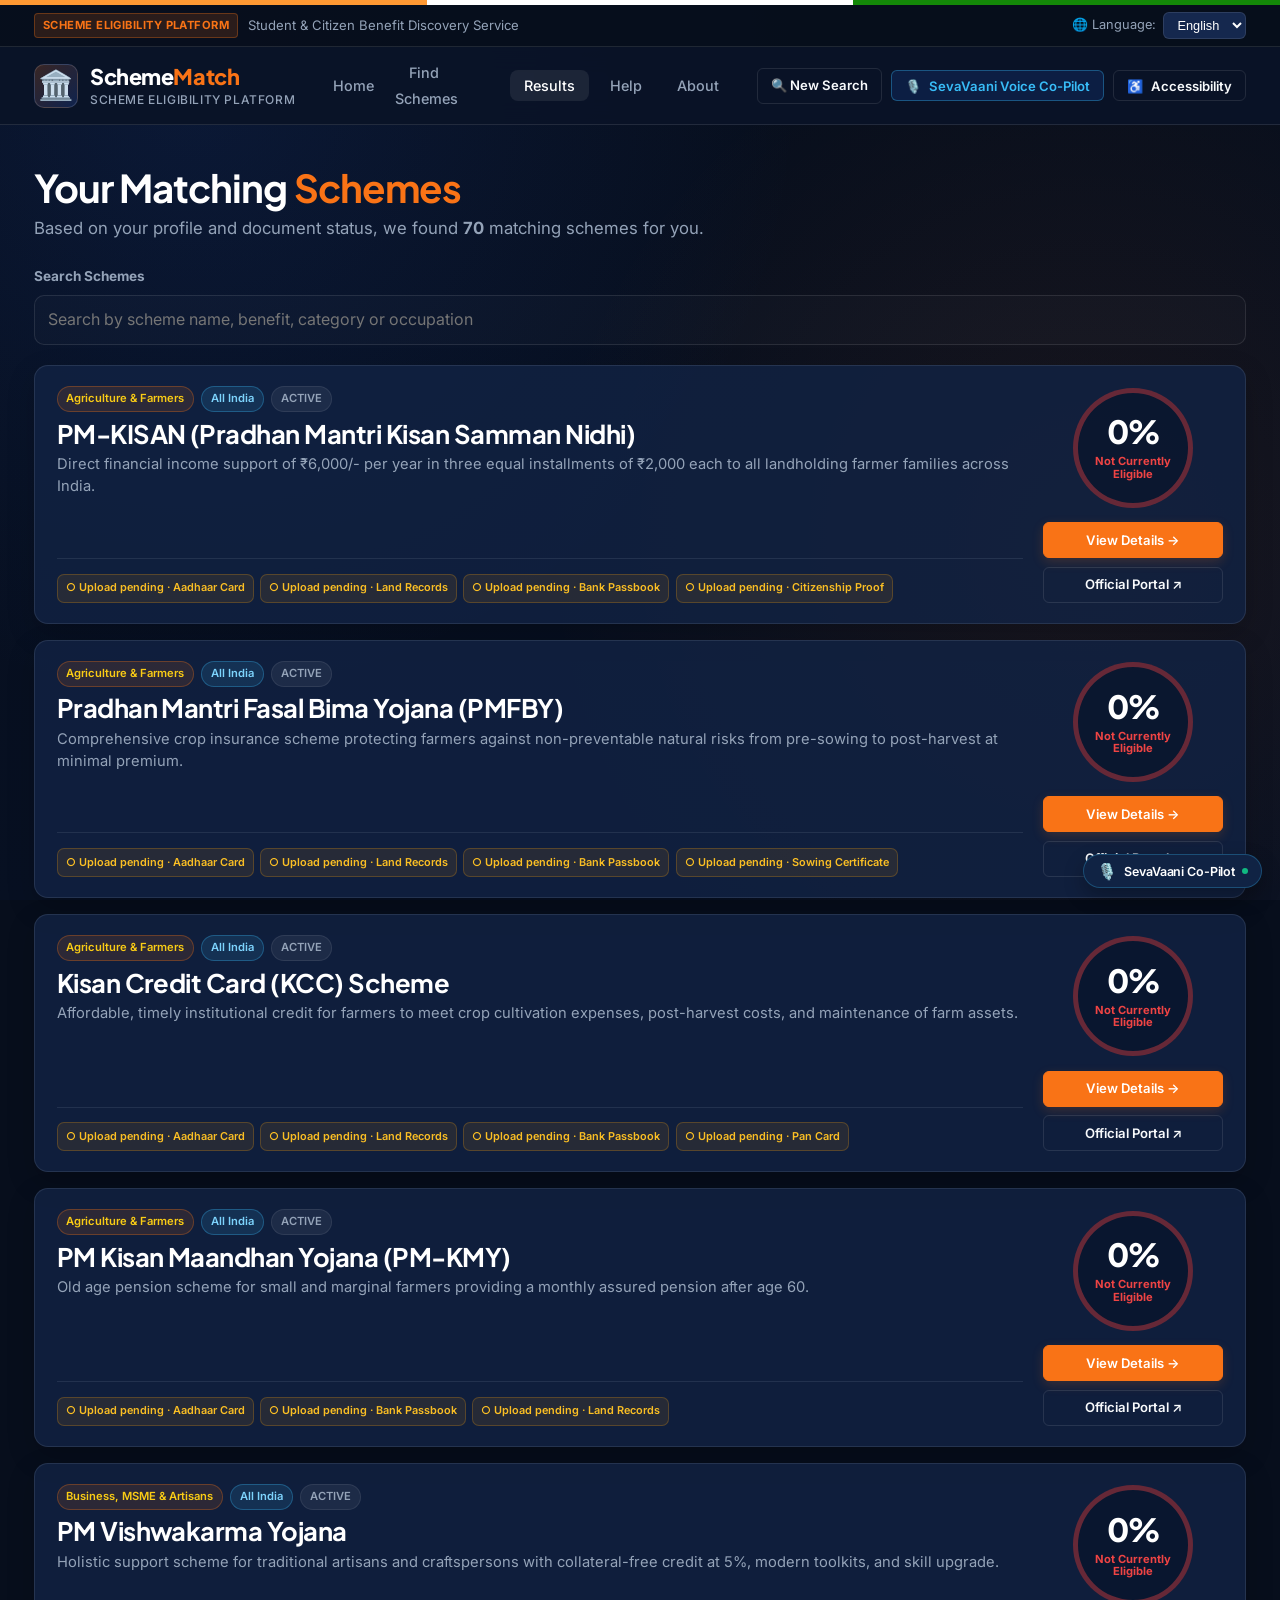
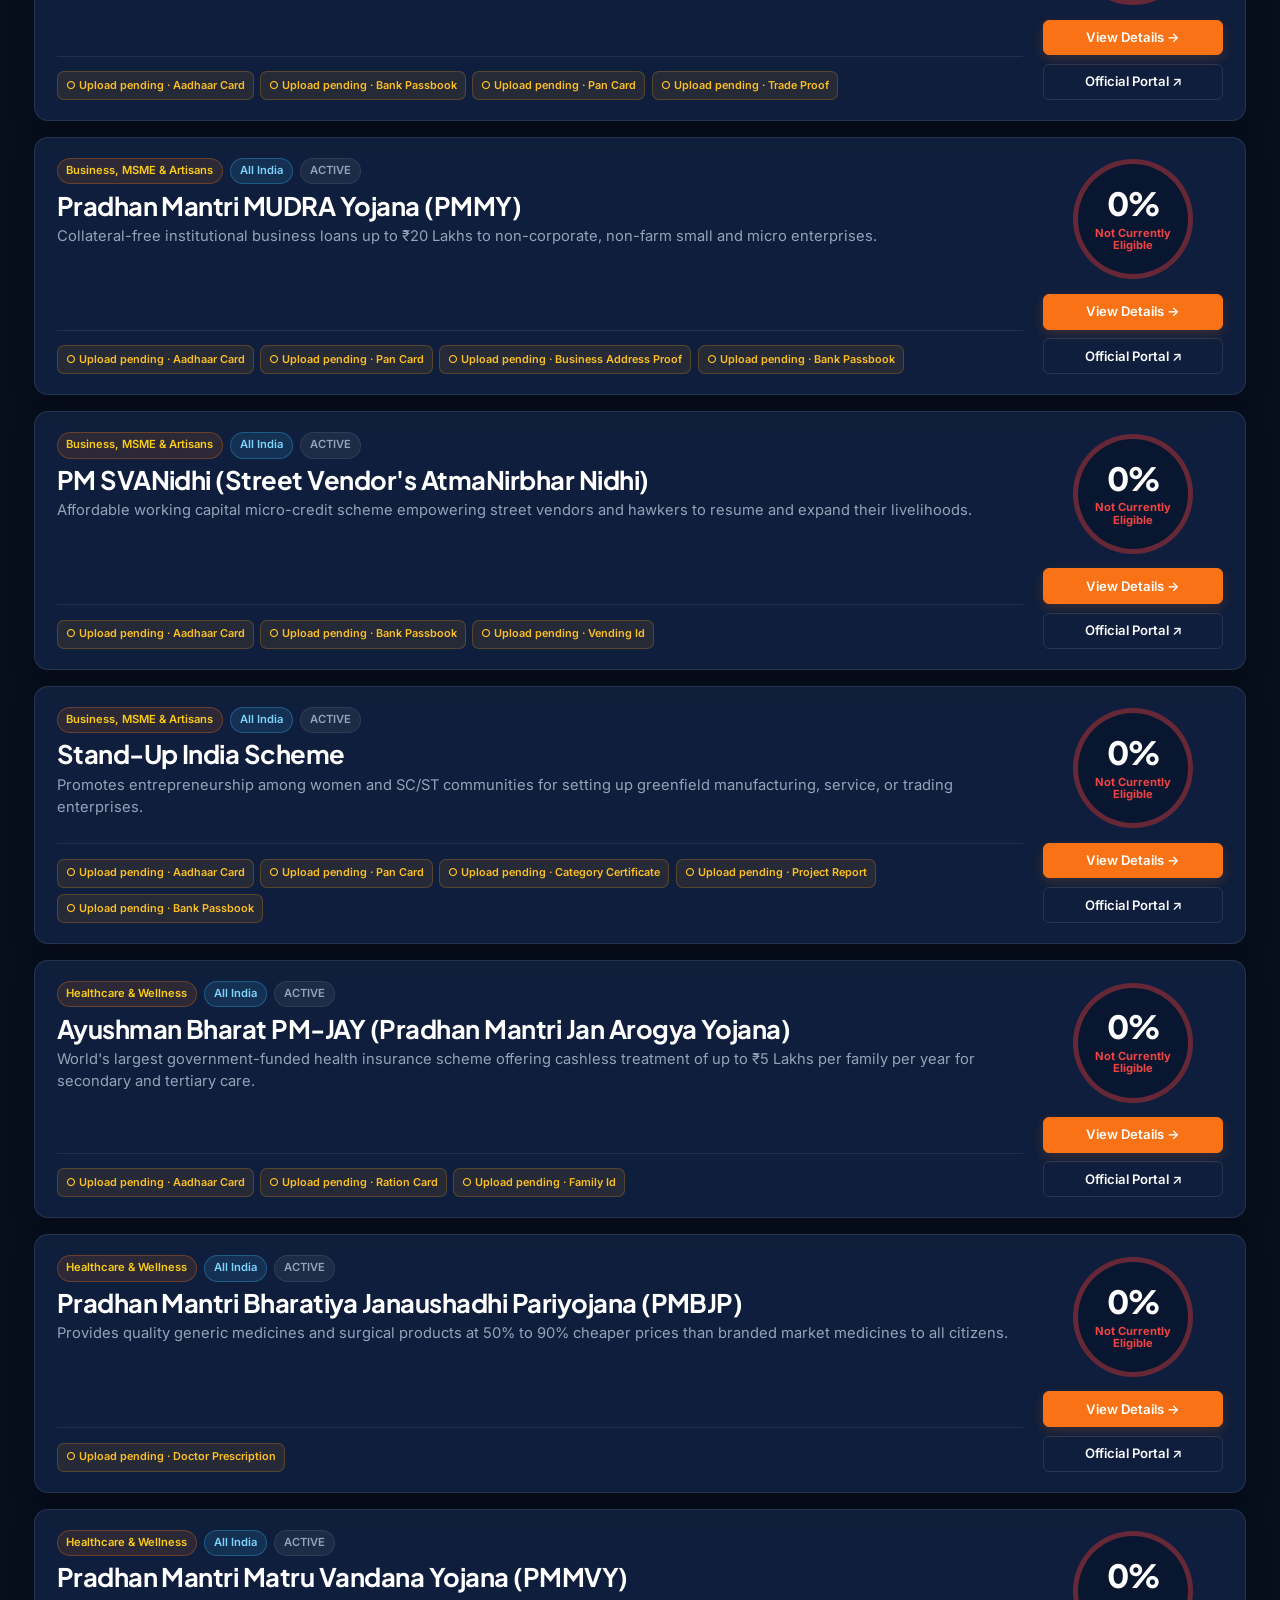
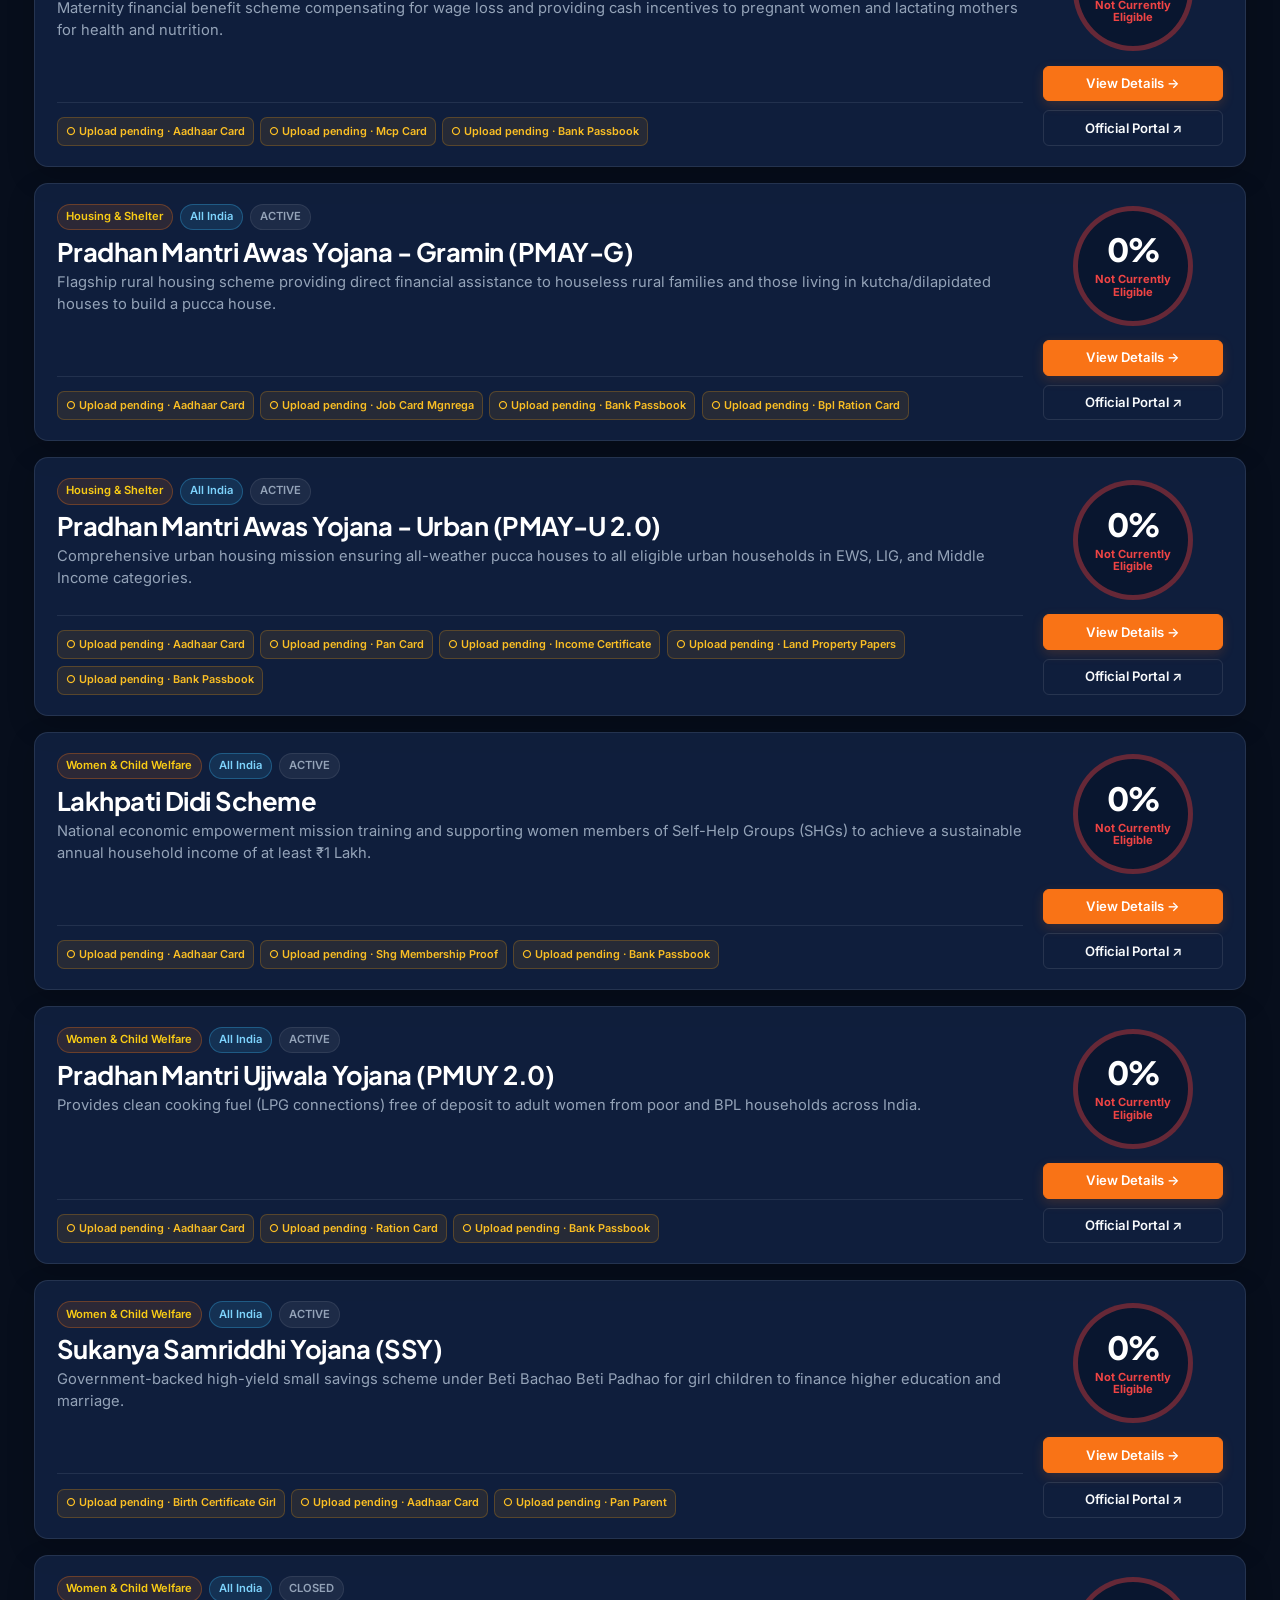
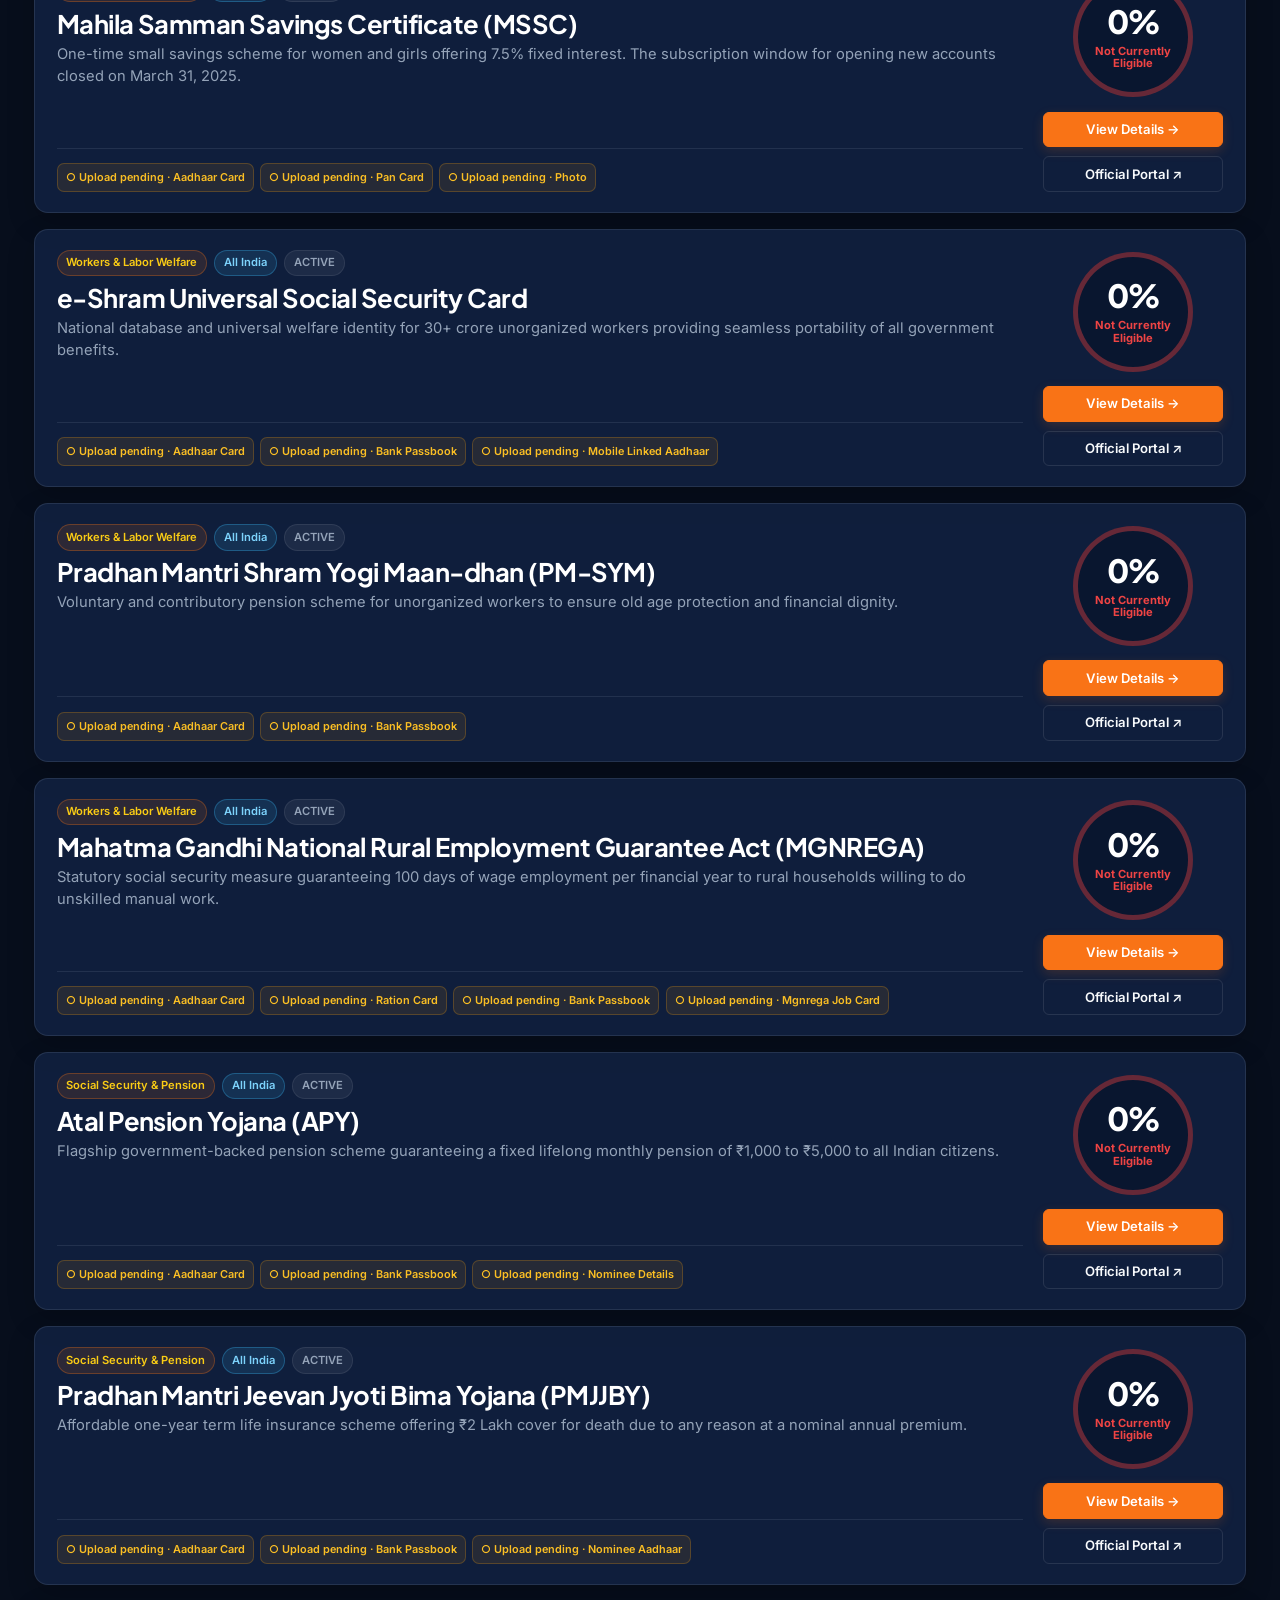
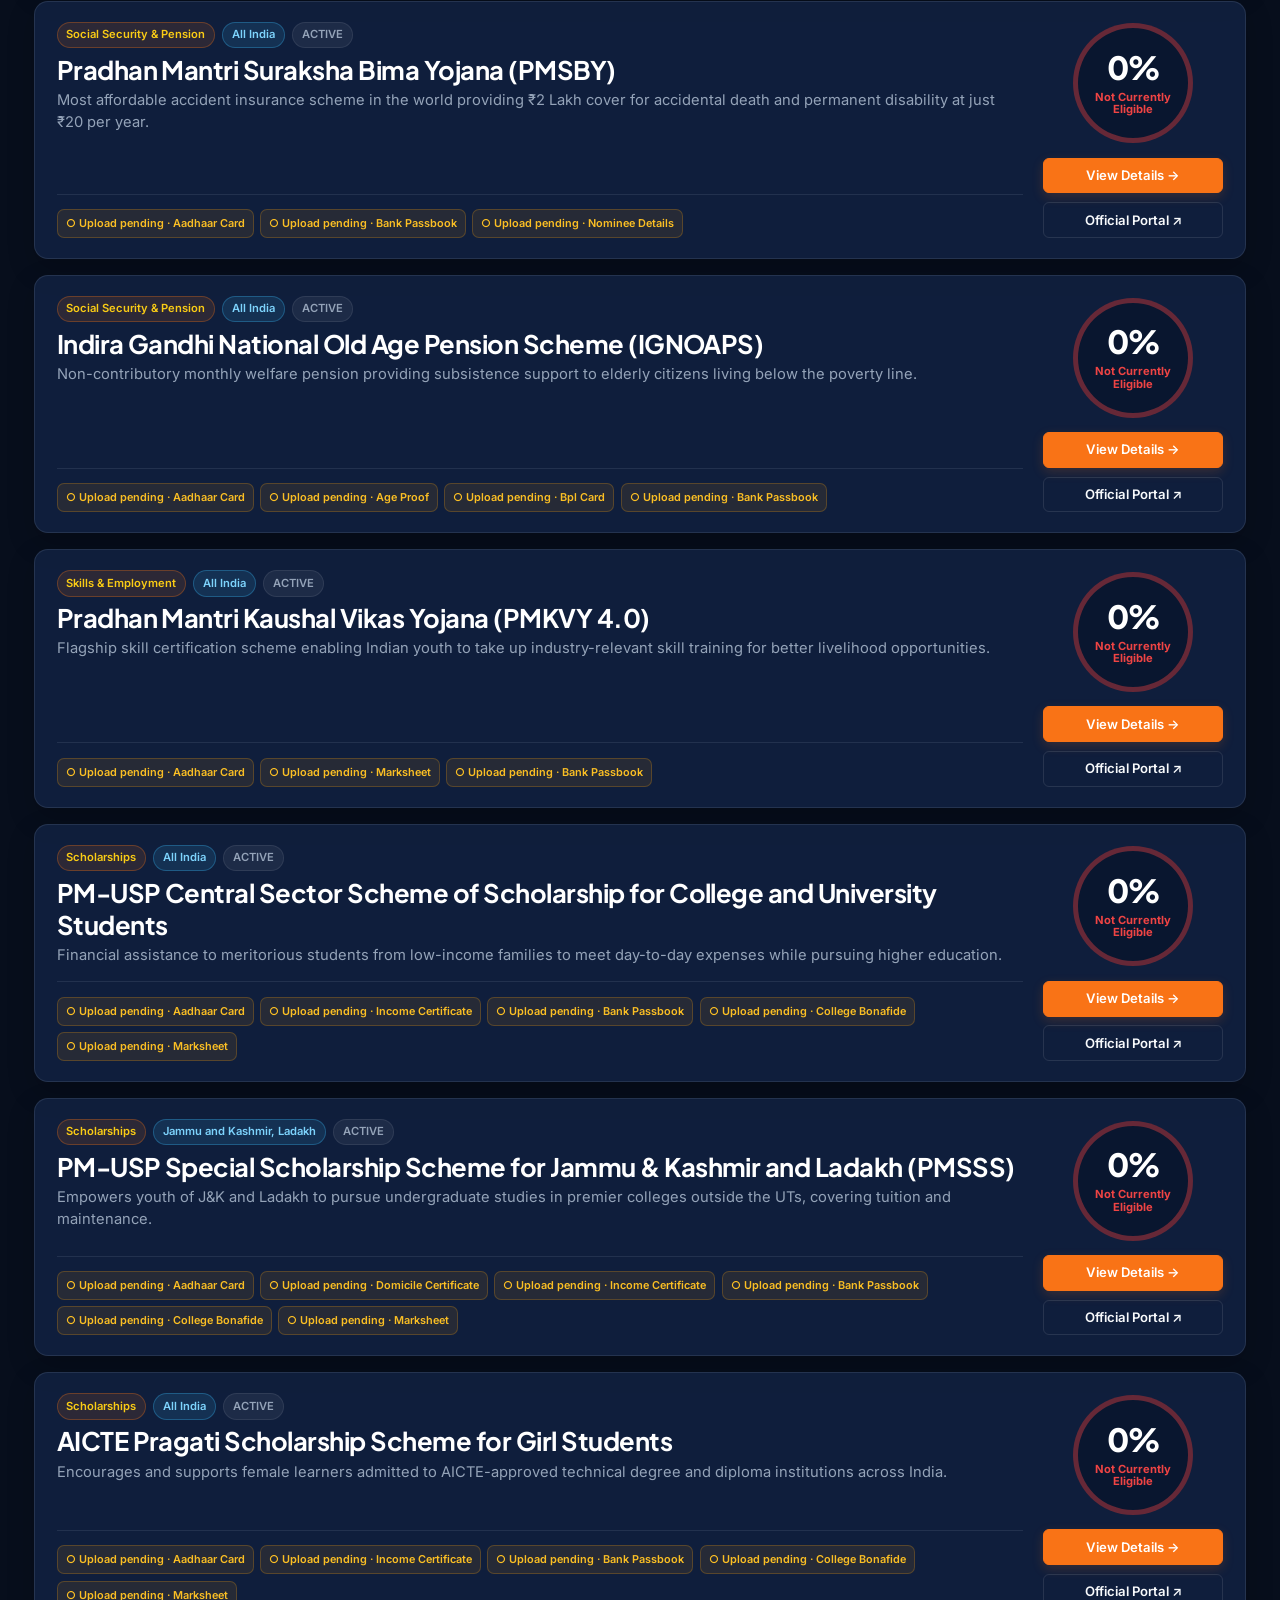
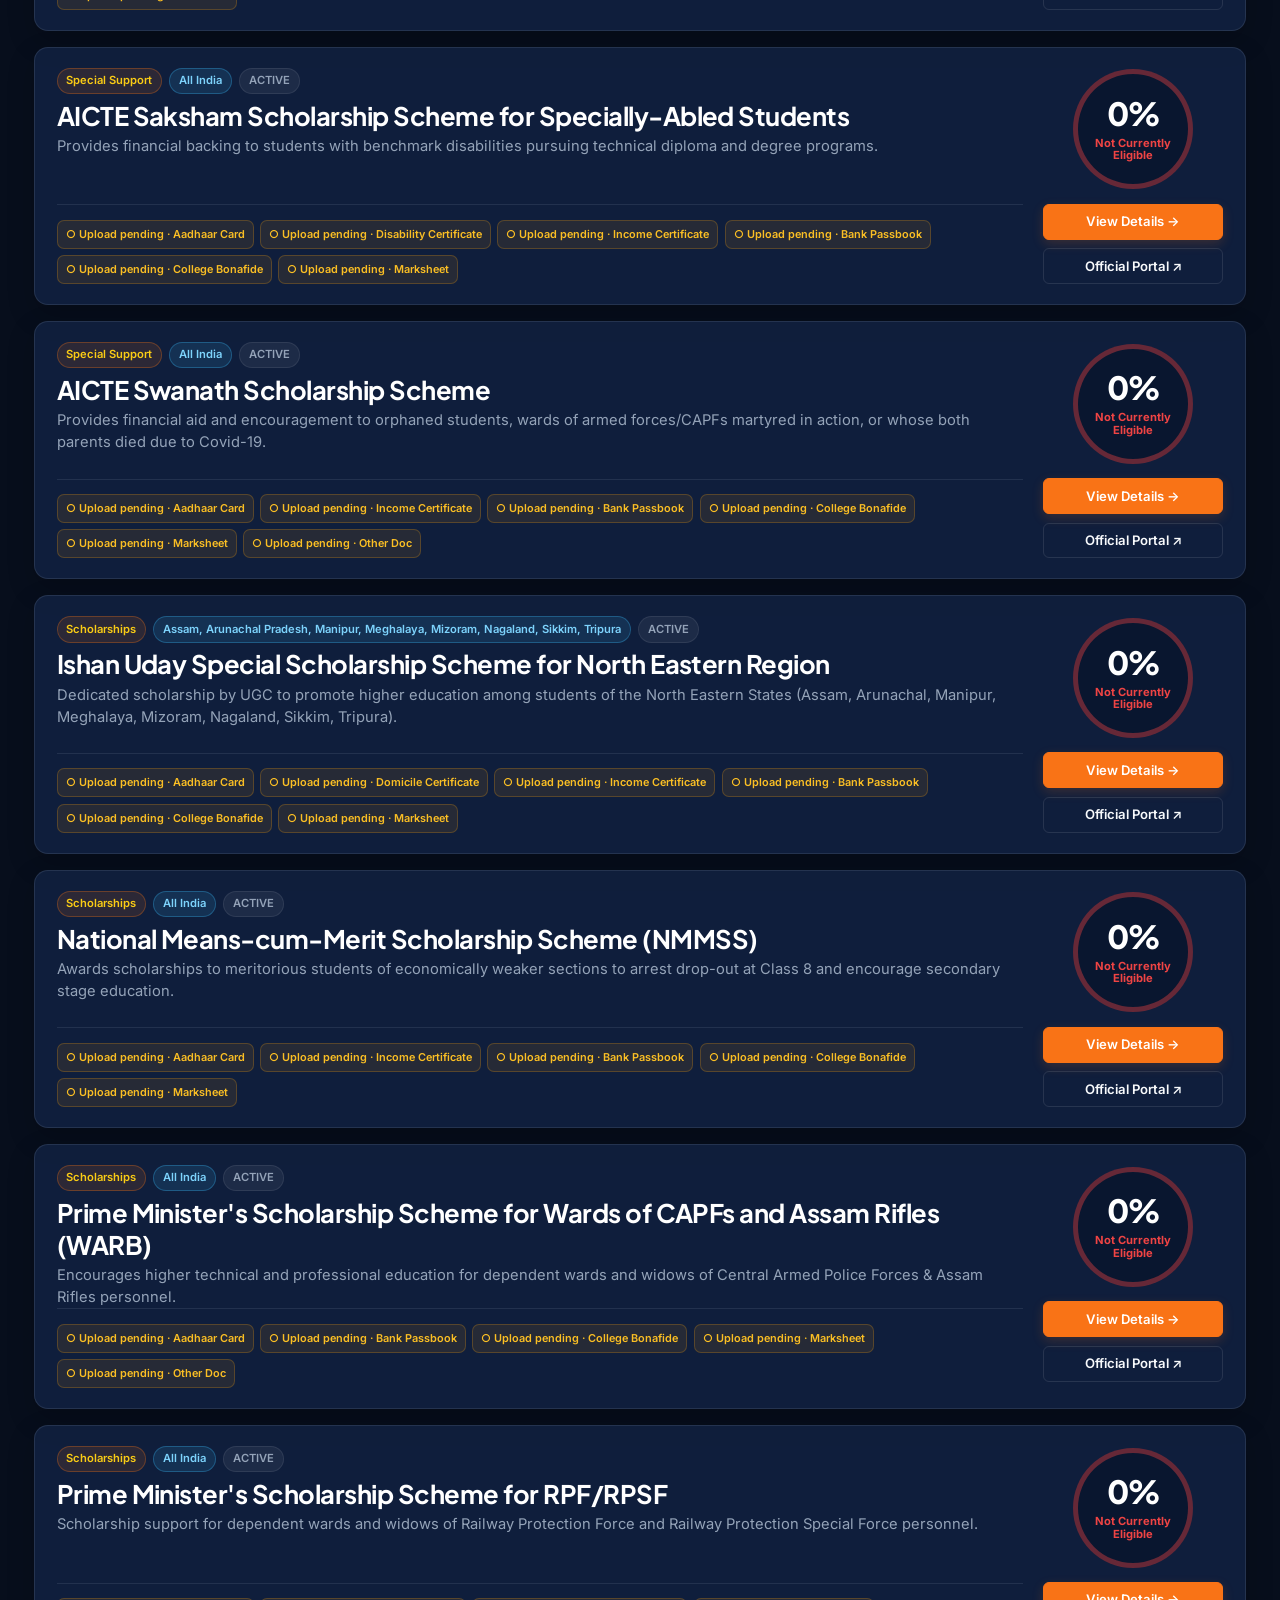
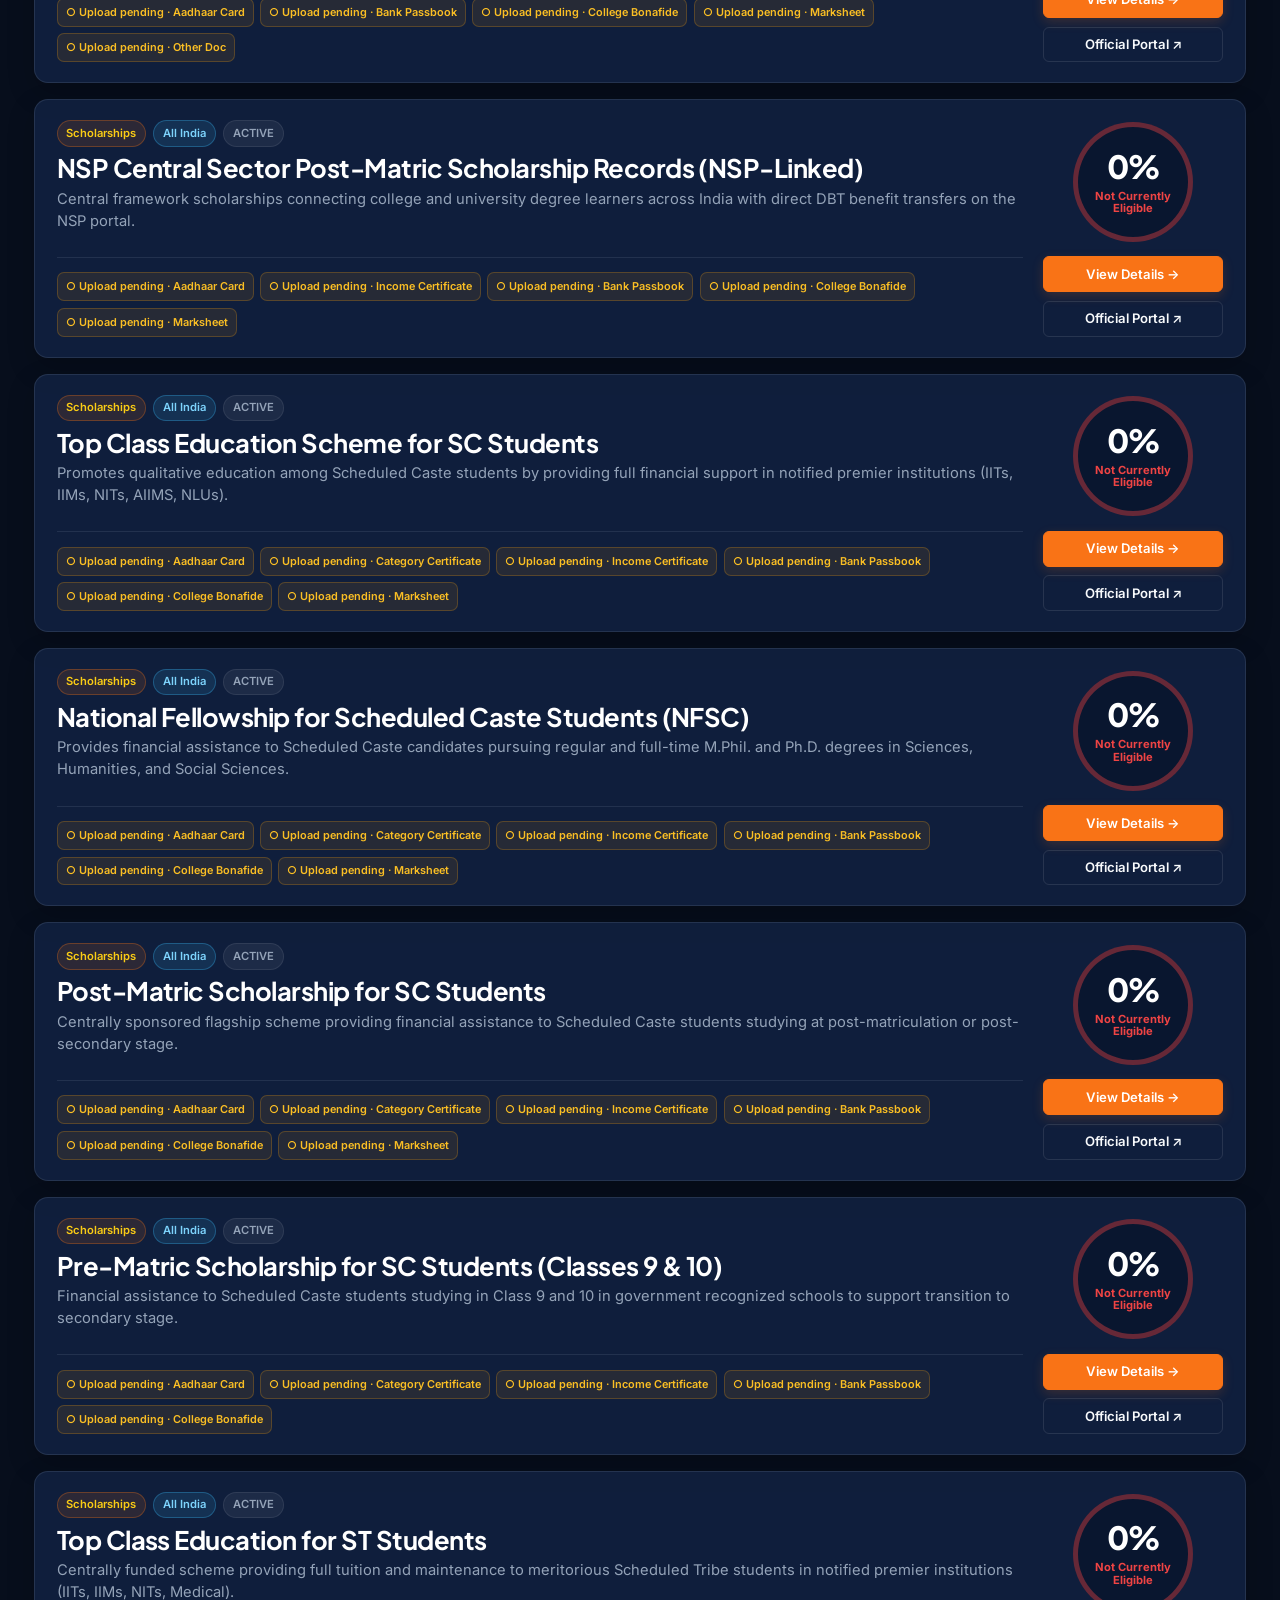
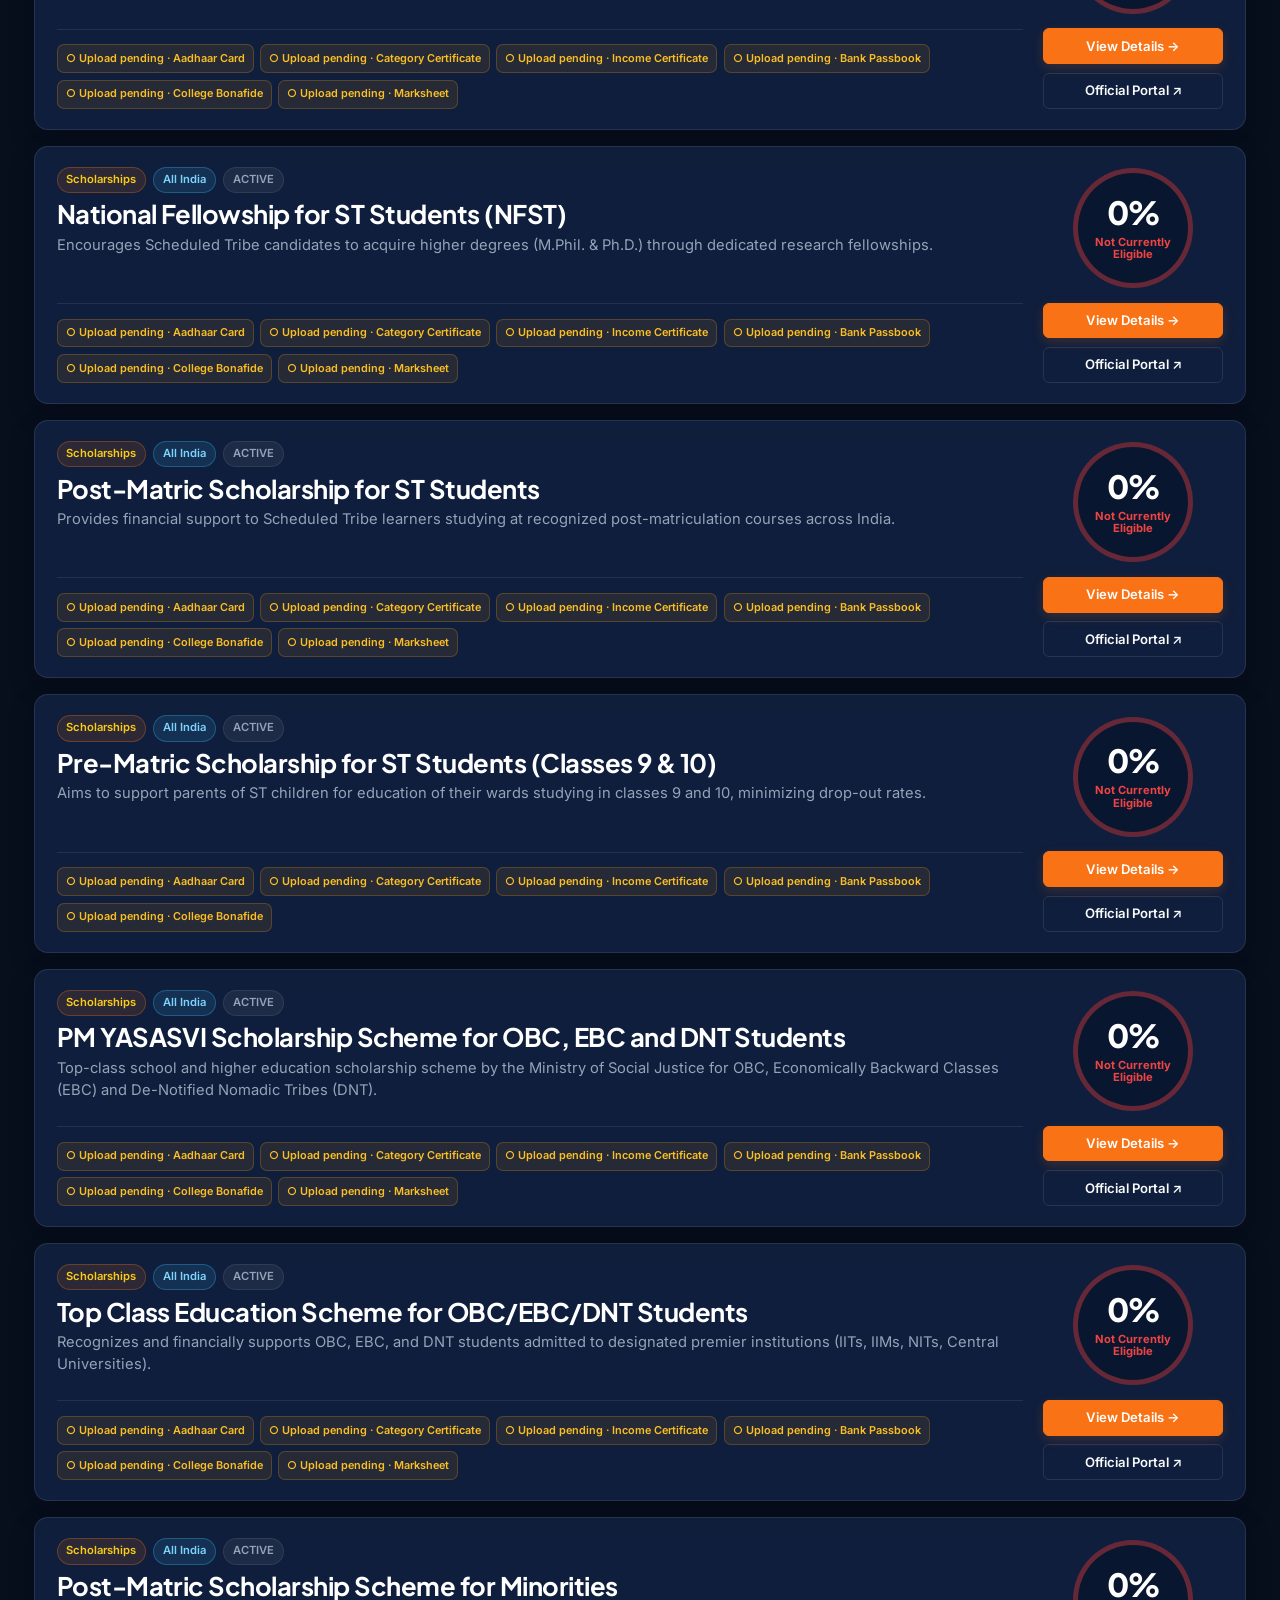
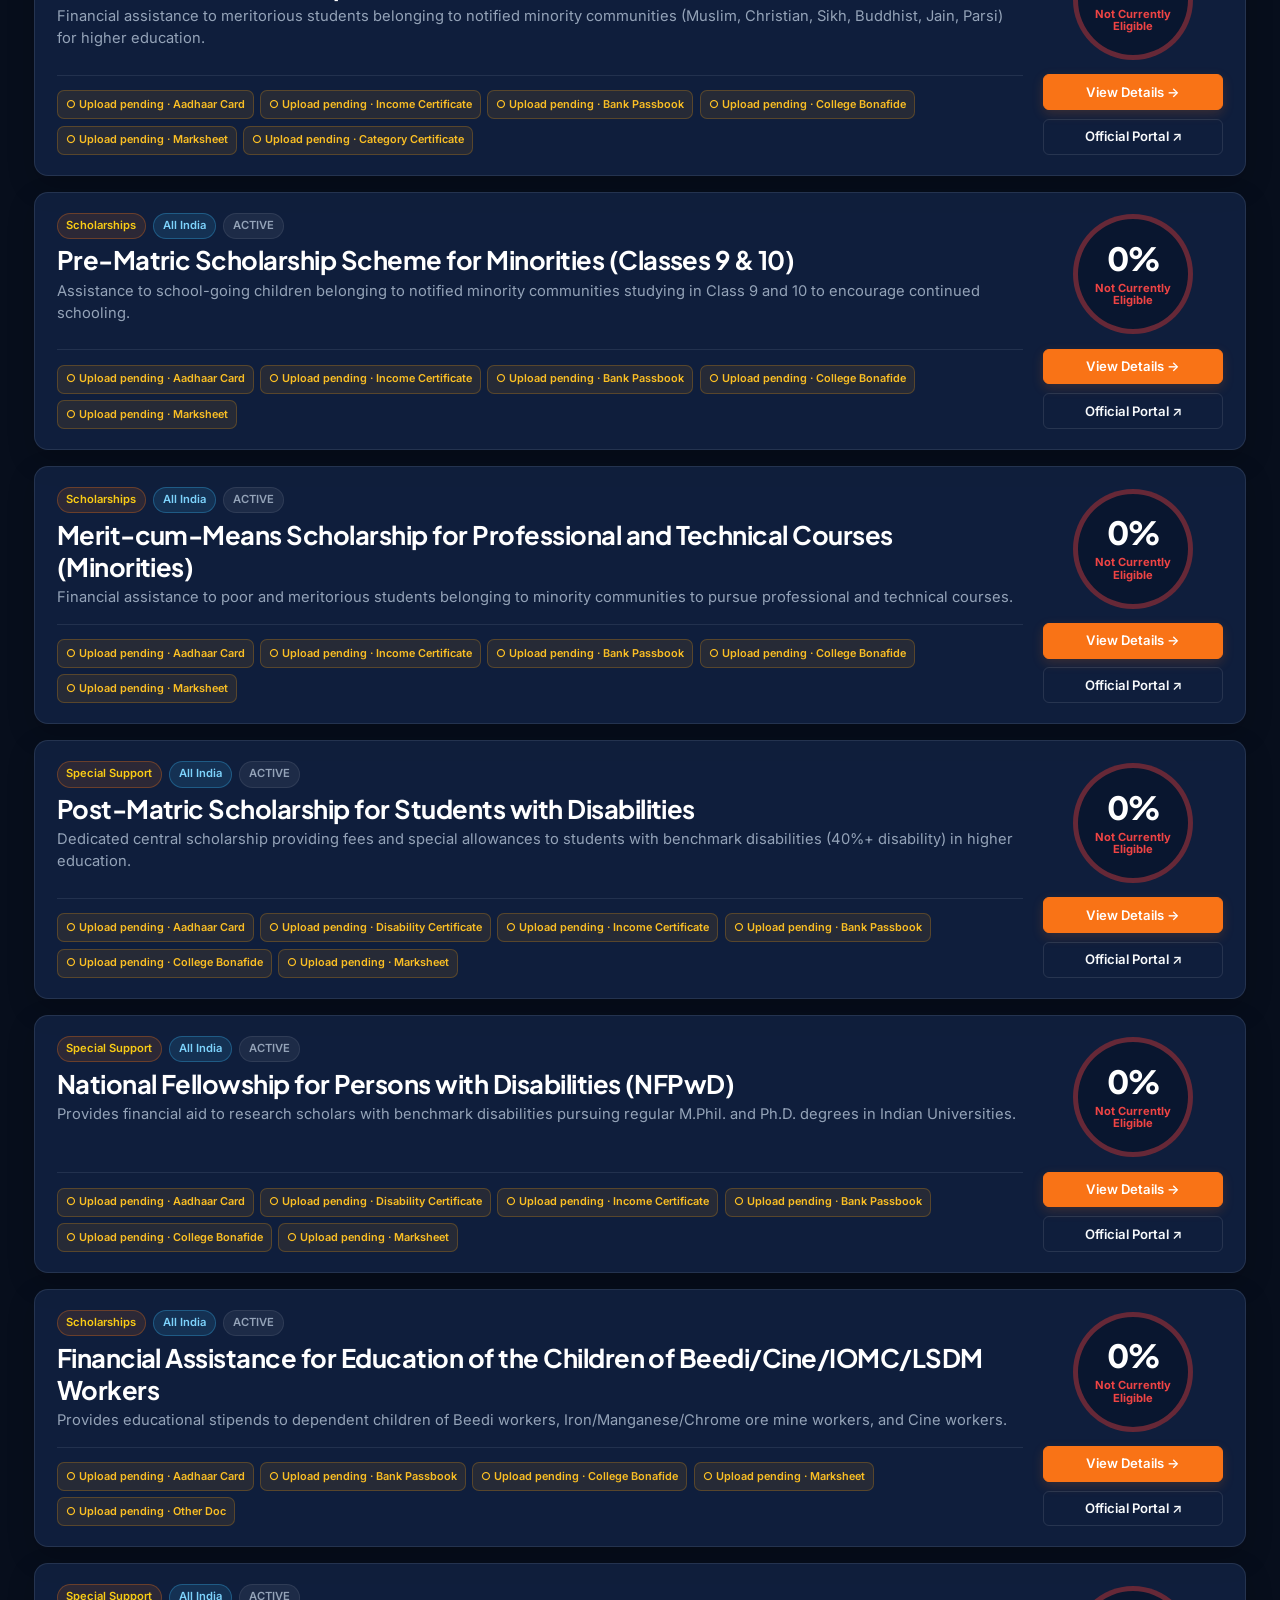
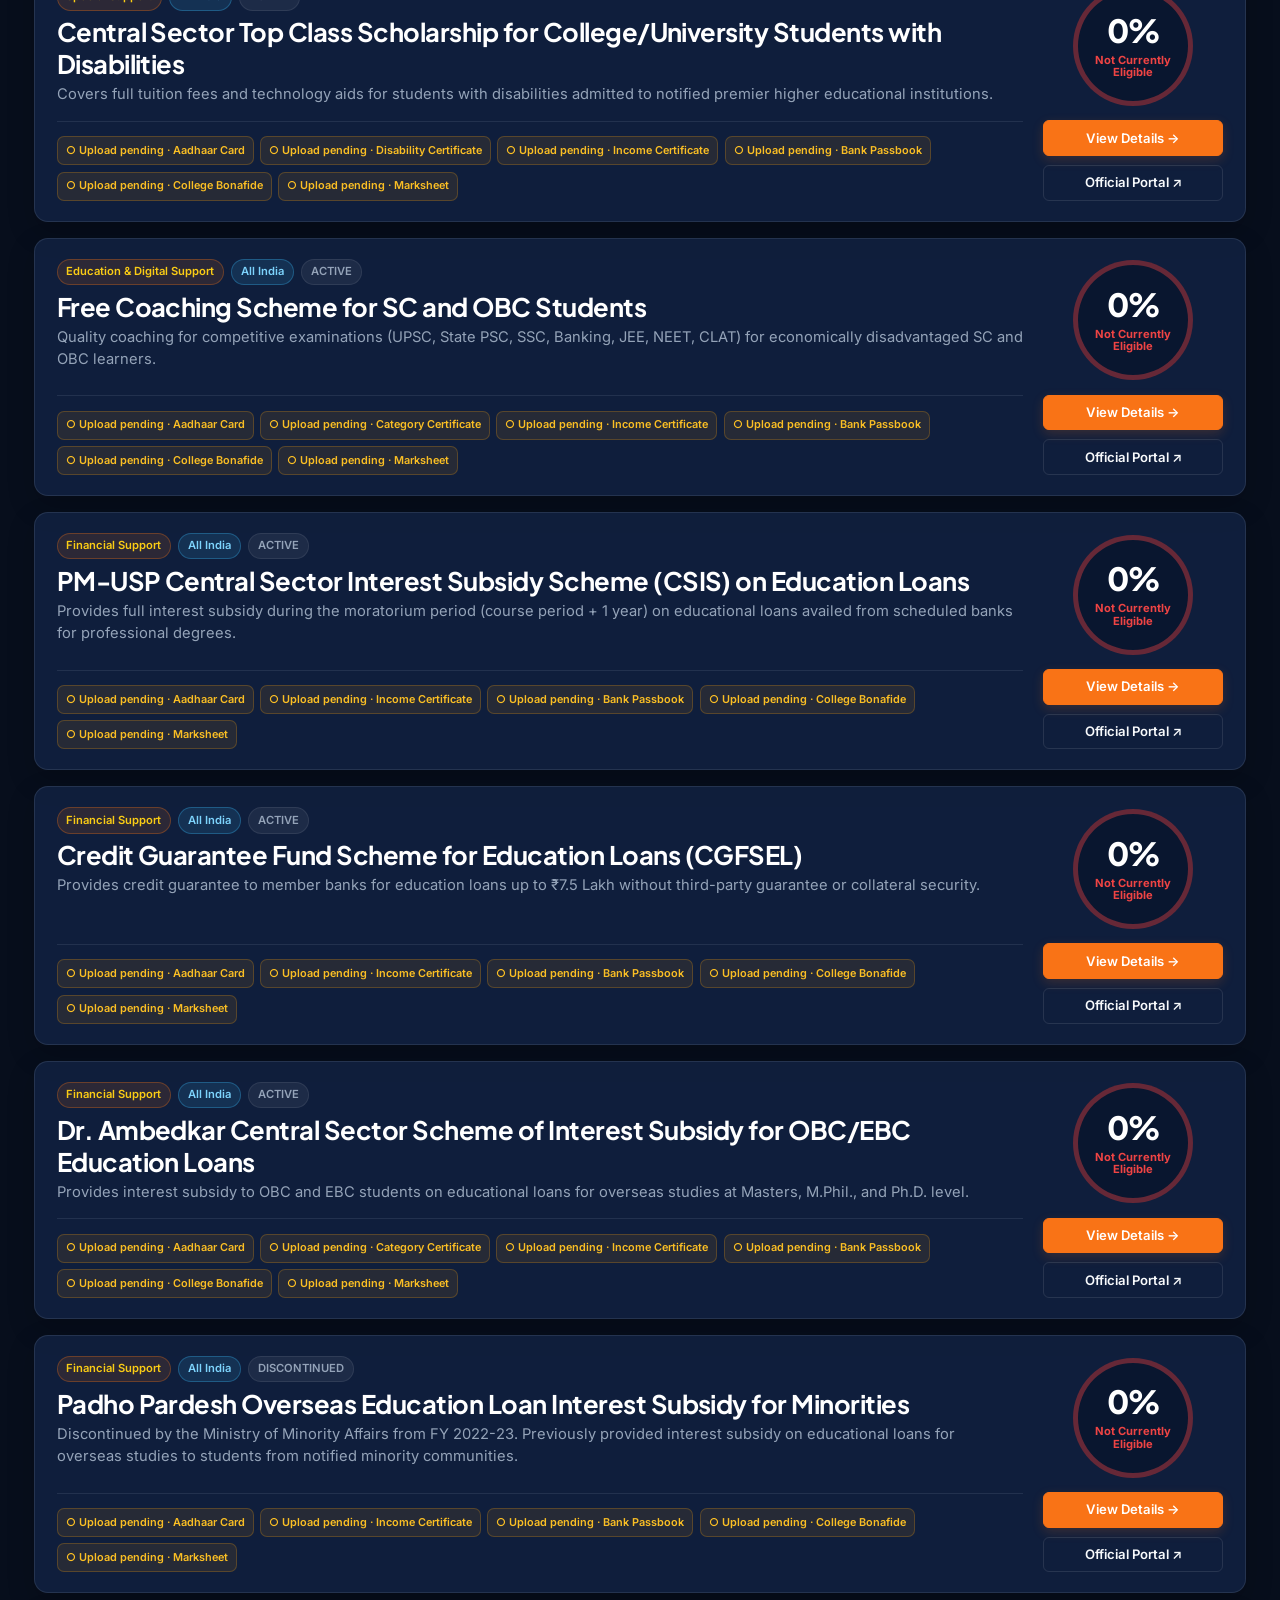
<file: results.html>
<!DOCTYPE html>
<html lang="en">
<head>
  <meta charset="UTF-8">
  <meta name="viewport" content="width=device-width, initial-scale=1.0">
  <meta name="description" content="Your SchemeMatch Results – Discover matching government scholarships and schemes calculated with explainable criteria.">
  <title>Your SchemeMatch Results – Scheme Eligibility Platform</title>
    <link rel="preconnect" href="https://fonts.googleapis.com">
  <link rel="preconnect" href="https://fonts.gstatic.com" crossorigin>
  <link href="https://fonts.googleapis.com/css2?family=Inter:wght@400;500;600;700;800&family=Plus+Jakarta+Sans:wght@500;600;700;800&family=Noto+Sans+Devanagari:wght@400;500;600;700&display=swap" rel="stylesheet">
  <link rel="stylesheet" href="style.css">
</head>
<body>

  <!-- Top Tricolor Accent Line -->
  <div class="top-strip"></div>

  <!-- Professional Top Bar -->
  <div class="top-bar">
    <div class="container top-bar-content">
      <div class="top-bar-notice">
        <span class="tag" data-i18n="tag_portal">SCHEME ELIGIBILITY PLATFORM</span>
        <span data-i18n="top_bar_initiative">National Scheme Finder &amp; Student Benefit Discovery Service</span>
      </div>
      <div class="top-bar-right">
        <div class="lang-selector-wrap">
          <label for="site-lang-select" class="lang-label">🌐 <span data-i18n="lang_label">Language:</span></label>
          <select id="site-lang-select" class="lang-dropdown" aria-label="Select Portal Language">
            <option value="en-IN">English</option>
            <option value="hi-IN">हिन्दी</option>
            <option value="mr-IN">मराठी</option>
            <option value="bn-IN">বাংলা</option>
            <option value="ta-IN">தமிழ்</option>
            <option value="te-IN">తెలుగు</option>
          </select>
        </div>
      </div>
    </div>
  </div>

  <!-- Accessibility Toolbar Drawer (Collapsible) -->
  <div id="accessibility-bar" class="accessibility-bar">
    <div class="container accessibility-bar-content">
      <div class="access-tools-title">
        <span>♿</span>
        <strong data-i18n="access_title">Accessibility Tools:</strong>
        <span class="access-desc" data-i18n="access_desc">Adjust text size, contrast, and voice assistance for effortless reading</span>
      </div>
      <div class="access-buttons-row">
        <button type="button" id="font-decrease-btn" class="btn btn-outline btn-sm" title="Decrease font size">A-</button>
        <button type="button" id="font-reset-btn" class="btn btn-outline btn-sm" title="Reset font size">A Default</button>
        <button type="button" id="font-increase-btn" class="btn btn-outline btn-sm" title="Increase font size">A+</button>
        <button type="button" id="high-contrast-btn" class="btn btn-outline btn-sm" title="Toggle High Contrast">🌓 High Contrast</button>
        <button type="button" id="read-page-global-btn" class="btn btn-cyan btn-sm" title="Read page aloud">🔊 Read Page</button>
      </div>
    </div>
  </div>

  <!-- Modern Sticky Navigation Bar -->
  <header class="site-header">
    <div class="container nav-container">
      <a href="index.html" class="brand-link">
        <div class="brand-emblem">🏛️</div>
        <div class="brand-text">
          <h1 class="brand-title">Scheme<span>Match</span></h1>
          <p class="brand-subtitle" data-i18n="brand_subtitle">Scheme Eligibility Platform</p>
        </div>
      </a>

      <nav aria-label="Main Navigation">
        <ul class="nav-links">
          <li><a href="index.html" class="nav-link" data-i18n="nav_home">Home</a></li>
          <li><a href="find-schemes.html" class="nav-link" data-i18n="nav_find">Find Schemes</a></li>
          <li><a href="results.html" class="nav-link active" data-i18n="nav_results">Results</a></li>
          <li><a href="index.html#how-it-works" class="nav-link" data-i18n="nav_help">Help</a></li>
          <li><a href="index.html#about" class="nav-link" data-i18n="nav_about">About</a></li>
        </ul>
      </nav>

      <div class="nav-actions">
        <a href="find-schemes.html" class="btn btn-outline btn-sm" data-i18n="btn_new_search">
          🔍 New Search
        </a>
        <button type="button" id="voice-assistant-trigger" class="btn btn-voice btn-sm" title="Open Voice Assistant">
          🎙️ <span class="nav-btn-text" data-i18n="btn_voice_copilot">SevaVaani Voice Co-Pilot</span>
        </button>
        <button type="button" id="accessibility-toggle-btn" class="btn btn-outline btn-sm" title="Toggle Accessibility Tools">
          ♿ <span class="nav-btn-text" data-i18n="btn_accessibility">Accessibility</span>
        </button>
        <button type="button" class="nav-hamburger" id="nav-hamburger-btn" aria-label="Toggle navigation menu" aria-expanded="false">
          ☰
        </button>
      </div>
    </div>
  </header>

  <!-- Main Results Container -->
  <main class="container results-shell">
    <div class="page-heading">
      <h1 data-i18n-html="results_heading_html">Your Matching <span class="hero-heading-highlight">Schemes</span></h1>
      <p id="results-count" data-i18n-html="results_sub_html">Based on your profile and document status, we found <strong>8</strong> matching schemes for you.</p>
    </div>

    <div class="results-layout">
      <section class="results-main">
        <div class="results-search-bar">
          <label for="search-input" data-i18n="search_schemes_label">Search Schemes</label>
          <input type="search" id="search-input" class="form-control" placeholder="Search by scheme name, benefit, category or occupation" aria-label="Search schemes" data-i18n-placeholder="search_schemes_placeholder" data-i18n-aria-label="search_schemes_label">
        </div>
        <div id="schemes-container" class="schemes-grid">
          <!-- Populated dynamically by script.js -->
        </div>
      </section>
    </div>
  </main>

  <!-- Site Footer -->
  <footer class="site-footer">
    <div class="container">
      <div class="footer-grid">
        <div class="footer-brand">
          <div style="display: flex; align-items: center; gap: 0.6rem; margin-bottom: 0.75rem;">
            <span style="font-size: 1.6rem;">🏛️</span>
            <h3 style="margin: 0; color: #ffffff;">SchemeMatch</h3>
          </div>
          <p>
            An AI-powered student-focused platform concept designed to help learners discover government scholarships, interest subsidies, and benefits matching their credentials.
          </p>
          <p style="font-size: 0.8rem; color: var(--text-light); margin-top: 1rem;">
            <strong>Educational / Student Project:</strong> Eligibility scores are indicative. Final sanction is determined by the respective government department.
          </p>
        </div>

        <div class="footer-col">
          <h4>Navigation</h4>
          <ul class="footer-links">
            <li><a href="index.html">Home</a></li>
            <li><a href="find-schemes.html">Find Schemes</a></li>
            <li><a href="results.html">Results</a></li>
            <li><a href="index.html#how-it-works">How It Works</a></li>
          </ul>
        </div>

        <div class="footer-col">
          <h4>Official Portals</h4>
          <ul class="footer-links">
            <li><a href="https://scholarships.gov.in" target="_blank" rel="noopener noreferrer">National Scholarship Portal (NSP)</a></li>
            <li><a href="https://www.aicte-india.org" target="_blank" rel="noopener noreferrer">AICTE Student Schemes</a></li>
            <li><a href="https://www.vidyalakshmi.co.in" target="_blank" rel="noopener noreferrer">Vidya Lakshmi Portal</a></li>
            <li><a href="https://socialjustice.gov.in" target="_blank" rel="noopener noreferrer">Ministry of Social Justice</a></li>
            <li><a href="https://tribal.nic.in" target="_blank" rel="noopener noreferrer">Ministry of Tribal Affairs</a></li>
          </ul>
        </div>
      </div>

      <div class="footer-bottom">
        <p>&copy; 2026 SchemeMatch – Scheme Eligibility Platform.</p>
      </div>
    </div>
  </footer>

    <!-- ========================================================================= -->
  <!-- UNIVERSAL CONVERSATIONAL VOICE & CHAT CO-PILOT (SevaVaani) -->
  <!-- ========================================================================= -->
  <div id="sevavaani-widget" class="sevavaani-widget" aria-label="SevaVaani Voice &amp; Chat Assistant">
    
    <!-- Floating Launcher Trigger Button -->
    <button type="button" id="sevavaani-trigger" class="sevavaani-launcher" aria-label="Open SevaVaani Assistant" title="SevaVaani Voice Co-Pilot">
      <span class="launcher-pulse"></span>
      <span class="launcher-icon">🎙️</span>
      <span class="launcher-label">SevaVaani Co-Pilot</span>
      <span class="launcher-status-dot"></span>
    </button>

    <!-- Sliding Assistant Drawer -->
    <div id="sevavaani-drawer" class="sevavaani-drawer" aria-hidden="true">
      
      <!-- Drawer Header -->
      <div class="sevavaani-header">
        <div class="sevavaani-brand">
          <div class="brand-avatar">🏛️</div>
          <div>
            <h3 class="sevavaani-title">SevaVaani <span>Co-Pilot</span></h3>
            <p class="sevavaani-sub">National Scheme &amp; Form Guide</p>
          </div>
        </div>
        <div class="sevavaani-header-actions">
          <button type="button" id="sevavaani-lang-btn" class="btn-icon" title="Switch Language">🌐 <span id="sevavaani-lang-text">HI</span></button>
          <button type="button" id="sevavaani-sound-btn" class="btn-icon" title="Voice Mute/Unmute">🔊</button>
          <button type="button" id="sevavaani-close-btn" class="btn-icon close-btn" title="Close Assistant" aria-label="Close Assistant">✕</button>
        </div>
      </div>

      <!-- Live Audio Waveform & Status Banner -->
      <div id="sevavaani-wave-bar" class="sevavaani-wave-bar">
        <div class="wave-bars">
          <span></span><span></span><span></span><span></span><span></span><span></span><span></span><span></span>
        </div>
        <span id="sevavaani-live-status" class="live-status-text">Ready to help. Speak or type below.</span>
      </div>

      <!-- Scrollable Message Conversation Stream -->
      <div id="sevavaani-messages" class="sevavaani-messages">
        <!-- Messages injected dynamically by script.js -->
      </div>

      <!-- Quick Suggestion Chips -->
      <div id="sevavaani-chips" class="sevavaani-chips">
        <button type="button" class="chip-btn" data-query="Form kaise bhare?">📝 Form kaise bhare?</button>
        <button type="button" class="chip-btn" data-query="Pragati scheme ke documents kya hai?">📄 Pragati Scheme Documents</button>
        <button type="button" class="chip-btn" data-query="Scholarship ke liye kaha apply kare?">🔗 Kaha Apply Kare?</button>
        <button type="button" class="chip-btn" data-query="Engineering ke liye kaunsi schemes hai?">🎓 Engineering Schemes</button>
        <button type="button" class="chip-btn" data-query="Income criteria kya hai?">💰 Income Limit Rules</button>
      </div>

      <!-- Footer Input Controls (Mic + Text Input + Send) -->
      <div class="sevavaani-input-row">
        <button type="button" id="sevavaani-mic-btn" class="sevavaani-mic-btn" title="Click to speak in Hindi or English">
          <span class="mic-inner-icon">🎙️</span>
        </button>
        <input type="text" id="sevavaani-text-input" class="sevavaani-text-input" placeholder="Poochiye: Form kaise bhare, documents..." autocomplete="off">
        <button type="button" id="sevavaani-send-btn" class="sevavaani-send-btn" title="Send message">→</button>
      </div>

    </div>
  </div>

  <!-- Legacy Compatibility Elements for older scripts -->
  <div style="display:none;" aria-hidden="true">
    <div id="voice-orb"></div>
    <div id="voice-transcript-display"></div>
  </div>

  <script src="script.js"></script>
</body>
</html>
</file>
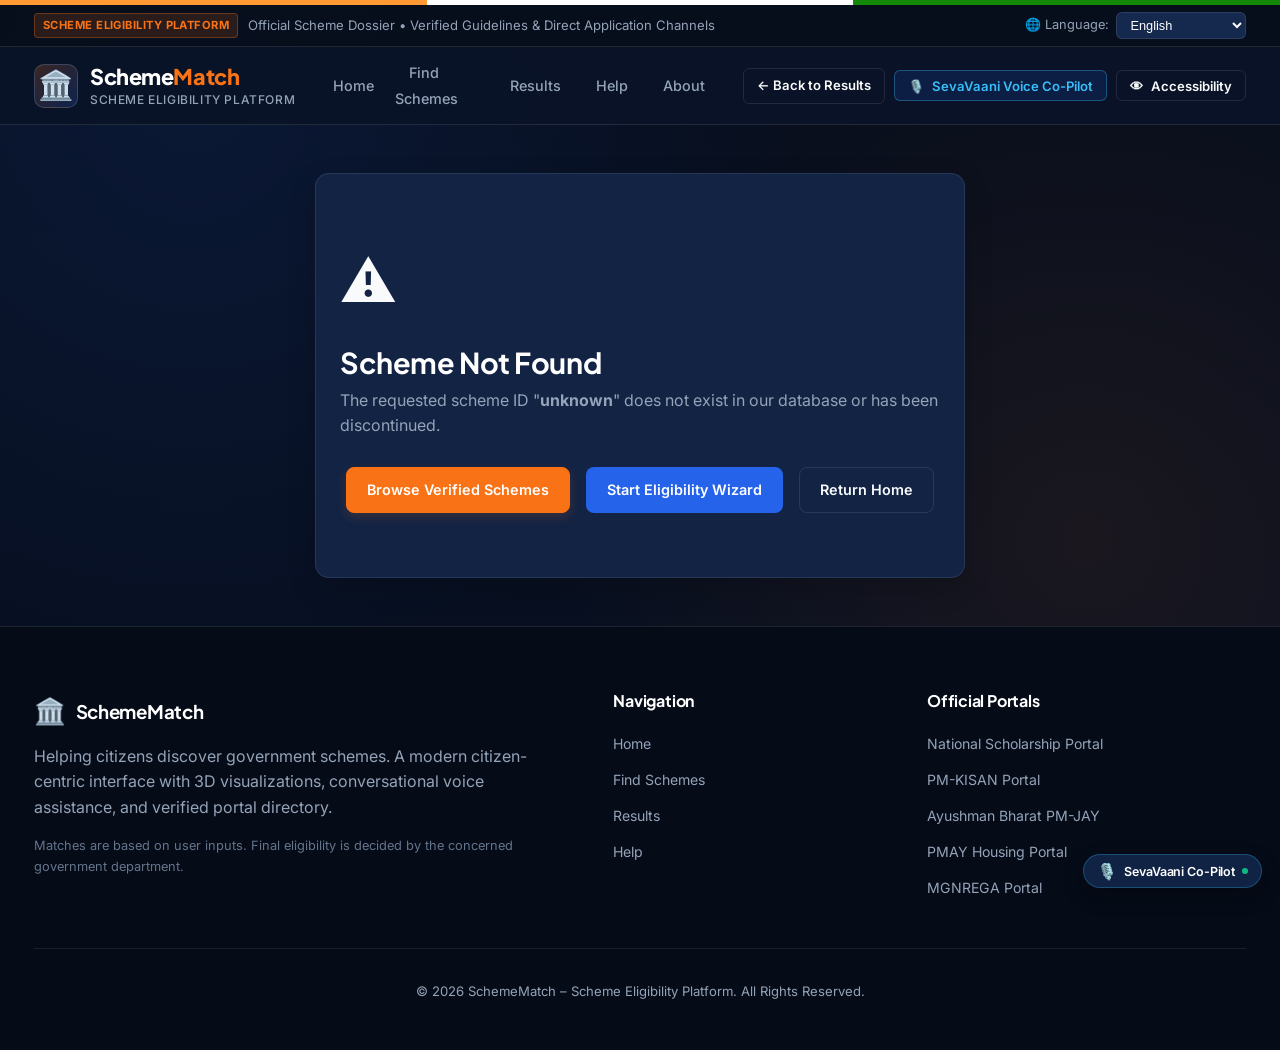
<file: scheme-details.html>
<!DOCTYPE html>
<html lang="en">
<head>
  <meta charset="UTF-8">
  <meta name="viewport" content="width=device-width, initial-scale=1.0">
  <meta name="description" content="Comprehensive Government Scheme Information – SchemeMatch. Explore official eligibility, benefits, required documents, application channels, and portals.">
  <title>Scheme Details – SchemeMatch</title>
    <link rel="preconnect" href="https://fonts.googleapis.com">
  <link rel="preconnect" href="https://fonts.gstatic.com" crossorigin>
  <link href="https://fonts.googleapis.com/css2?family=Inter:wght@400;500;600;700;800&family=Plus+Jakarta+Sans:wght@500;600;700;800&family=Noto+Sans+Devanagari:wght@400;500;600;700&display=swap" rel="stylesheet">
  <link rel="stylesheet" href="style.css">
</head>
<body>

  <!-- Top Tricolor Accent Line -->
  <div class="top-strip"></div>

  <!-- Professional Top Bar -->
  <div class="top-bar">
    <div class="container top-bar-content">
      <div class="top-bar-notice">
        <span class="tag" data-i18n="tag_portal">SCHEME ELIGIBILITY PLATFORM</span>
        <span data-i18n="details_top_notice">Official Scheme Dossier • Verified Guidelines &amp; Direct Application Channels</span>
      </div>
      <div class="top-bar-right">
        <div class="lang-selector-wrap">
          <label for="site-lang-select" class="lang-label">🌐 <span data-i18n="lang_label">Language:</span></label>
          <select id="site-lang-select" class="lang-dropdown" aria-label="Select Portal Language">
            <option value="en-IN">English</option>
            <option value="hi-IN">हिन्दी (Hindi)</option>
            <option value="bn-IN">বাংলা (Bengali)</option>
            <option value="ta-IN">தமிழ் (Tamil)</option>
            <option value="te-IN">తెలుగు (Telugu)</option>
            <option value="mr-IN">मराठी (Marathi)</option>
          </select>
        </div>
      </div>
    </div>
  </div>

  <!-- Accessibility Toolbar Drawer (Collapsible) -->
  <div id="accessibility-bar" class="accessibility-bar">
    <div class="container accessibility-bar-content">
      <div class="access-tools-title">
        <span>👁️</span>
        <strong data-i18n="access_title">Accessibility Tools:</strong>
        <span class="access-desc" data-i18n="access_desc">Adjust text size, contrast, and voice assistance for effortless reading</span>
      </div>
      <div class="access-buttons-row">
        <button type="button" id="font-decrease-btn" class="btn btn-outline btn-sm" title="Decrease font size">A-</button>
        <button type="button" id="font-reset-btn" class="btn btn-outline btn-sm" title="Reset font size">A Default</button>
        <button type="button" id="font-increase-btn" class="btn btn-outline btn-sm" title="Increase font size">A+</button>
        <button type="button" id="high-contrast-btn" class="btn btn-outline btn-sm" title="Toggle High Contrast">🌓 High Contrast</button>
        <button type="button" id="read-page-global-btn" class="btn btn-cyan btn-sm" title="Read page aloud">🔊 Read Page</button>
      </div>
    </div>
  </div>

  <!-- Modern Sticky Navigation Bar -->
  <header class="site-header">
    <div class="container nav-container">
      <a href="index.html" class="brand-link">
        <div class="brand-emblem">🏛️</div>
        <div class="brand-text">
          <h1 class="brand-title">Scheme<span>Match</span></h1>
          <p class="brand-subtitle" data-i18n="brand_subtitle">Scheme Eligibility Platform</p>
        </div>
      </a>

      <!-- Center navigation -->
      <nav aria-label="Main Navigation">
        <ul class="nav-links">
          <li><a href="index.html" class="nav-link" data-i18n="nav_home">Home</a></li>
          <li><a href="find-schemes.html" class="nav-link" data-i18n="nav_find">Find Schemes</a></li>
          <li><a href="results.html" class="nav-link" data-i18n="nav_results">Results</a></li>
          <li><a href="index.html#how-it-works" class="nav-link" data-i18n="nav_help">Help</a></li>
          <li><a href="index.html#about" class="nav-link">About</a></li>
        </ul>
      </nav>

      <!-- Right Action Controls -->
      <div class="nav-actions">
        <a href="results.html" class="btn btn-outline btn-sm" data-i18n="btn_back_results">← Back to Results</a>
        <button type="button" id="voice-assistant-trigger" class="btn btn-voice btn-sm" title="Open Voice Assistant">
          🎙️ <span class="nav-btn-text">SevaVaani Voice Co-Pilot</span>
        </button>
        <button type="button" id="accessibility-toggle-btn" class="btn btn-outline btn-sm" title="Toggle Accessibility Tools">
          👁 <span class="nav-btn-text" data-i18n="btn_accessibility">Accessibility</span>
        </button>
        <button type="button" class="nav-hamburger" id="nav-hamburger-btn" aria-label="Toggle navigation menu" aria-expanded="false">
          ☰
        </button>
      </div>
    </div>
  </header>

  <!-- Main Scheme Details Container -->
  <main class="container details-container">
    <div id="scheme-details-container">
      <!-- Populated dynamically by script.js -->
      <div class="text-center" style="padding: 4rem 0;">
        <div style="font-size: 2.5rem; margin-bottom: 1rem;">⌛</div>
        <h3 style="color: #ffffff;">Loading Scheme Details...</h3>
        <p style="color: var(--text-muted);">Retrieving verified government eligibility, benefits, and application guidelines.</p>
      </div>
    </div>
  </main>

  <!-- Site Footer -->
  <footer class="site-footer">
    <div class="container">
      <div class="footer-grid">
        <div class="footer-brand">
          <div style="display: flex; align-items: center; gap: 0.6rem; margin-bottom: 0.75rem;">
            <span style="font-size: 1.6rem;">🏛️</span>
            <h3 style="margin: 0; color: #ffffff;">SchemeMatch</h3>
          </div>
          <p data-i18n="footer_about">
            Helping citizens discover government schemes. A modern citizen-centric interface with 3D visualizations, conversational voice assistance, and verified portal directory.
          </p>
          <p style="font-size: 0.8rem; color: var(--text-light); margin-top: 1rem;" data-i18n="footer_note">
            Matches are based on user inputs. Final eligibility is decided by the concerned government department.
          </p>
        </div>

        <div class="footer-col">
          <h4 data-i18n="footer_nav">Navigation</h4>
          <ul class="footer-links">
            <li><a href="index.html" data-i18n="nav_home">Home</a></li>
            <li><a href="find-schemes.html" data-i18n="nav_find">Find Schemes</a></li>
            <li><a href="results.html" data-i18n="nav_results">Results</a></li>
            <li><a href="index.html#help" data-i18n="nav_help">Help</a></li>
          </ul>
        </div>

        <div class="footer-col">
          <h4 data-i18n="footer_portals">Official Portals</h4>
          <ul class="footer-links">
            <li><a href="https://scholarships.gov.in" target="_blank" rel="noopener noreferrer">National Scholarship Portal</a></li>
            <li><a href="https://pmkisan.gov.in" target="_blank" rel="noopener noreferrer">PM-KISAN Portal</a></li>
            <li><a href="https://pmjay.gov.in" target="_blank" rel="noopener noreferrer">Ayushman Bharat PM-JAY</a></li>
            <li><a href="https://pmaymis.gov.in" target="_blank" rel="noopener noreferrer">PMAY Housing Portal</a></li>
            <li><a href="https://nrega.nic.in" target="_blank" rel="noopener noreferrer">MGNREGA Portal</a></li>
          </ul>
        </div>
      </div>

      <div class="footer-bottom">
        <p>&copy; 2026 SchemeMatch – Scheme Eligibility Platform. All Rights Reserved.</p>
      </div>
    </div>
  </footer>

    <!-- ========================================================================= -->
  <!-- UNIVERSAL CONVERSATIONAL VOICE & CHAT CO-PILOT (SevaVaani) -->
  <!-- ========================================================================= -->
  <div id="sevavaani-widget" class="sevavaani-widget" aria-label="SevaVaani Voice &amp; Chat Assistant">
    
    <!-- Floating Launcher Trigger Button -->
    <button type="button" id="sevavaani-trigger" class="sevavaani-launcher" aria-label="Open SevaVaani Assistant" title="SevaVaani Voice Co-Pilot">
      <span class="launcher-pulse"></span>
      <span class="launcher-icon">🎙️</span>
      <span class="launcher-label">SevaVaani Co-Pilot</span>
      <span class="launcher-status-dot"></span>
    </button>

    <!-- Sliding Assistant Drawer -->
    <div id="sevavaani-drawer" class="sevavaani-drawer" aria-hidden="true">
      
      <!-- Drawer Header -->
      <div class="sevavaani-header">
        <div class="sevavaani-brand">
          <div class="brand-avatar">🏛️</div>
          <div>
            <h3 class="sevavaani-title">SevaVaani <span>Co-Pilot</span></h3>
            <p class="sevavaani-sub">National Scheme &amp; Form Guide</p>
          </div>
        </div>
        <div class="sevavaani-header-actions">
          <button type="button" id="sevavaani-lang-btn" class="btn-icon" title="Switch Language">🌐 <span id="sevavaani-lang-text">HI</span></button>
          <button type="button" id="sevavaani-sound-btn" class="btn-icon" title="Voice Mute/Unmute">🔊</button>
          <button type="button" id="sevavaani-close-btn" class="btn-icon close-btn" title="Close Assistant" aria-label="Close Assistant">✕</button>
        </div>
      </div>

      <!-- Live Audio Waveform & Status Banner -->
      <div id="sevavaani-wave-bar" class="sevavaani-wave-bar">
        <div class="wave-bars">
          <span></span><span></span><span></span><span></span><span></span><span></span><span></span><span></span>
        </div>
        <span id="sevavaani-live-status" class="live-status-text">Ready to help. Speak or type below.</span>
      </div>

      <!-- Scrollable Message Conversation Stream -->
      <div id="sevavaani-messages" class="sevavaani-messages">
        <!-- Messages injected dynamically by script.js -->
      </div>

      <!-- Quick Suggestion Chips -->
      <div id="sevavaani-chips" class="sevavaani-chips">
        <button type="button" class="chip-btn" data-query="Form kaise bhare?">📝 Form kaise bhare?</button>
        <button type="button" class="chip-btn" data-query="Pragati scheme ke documents kya hai?">📄 Pragati Scheme Documents</button>
        <button type="button" class="chip-btn" data-query="Scholarship ke liye kaha apply kare?">🔗 Kaha Apply Kare?</button>
        <button type="button" class="chip-btn" data-query="Engineering ke liye kaunsi schemes hai?">🎓 Engineering Schemes</button>
        <button type="button" class="chip-btn" data-query="Income criteria kya hai?">💰 Income Limit Rules</button>
      </div>

      <!-- Footer Input Controls (Mic + Text Input + Send) -->
      <div class="sevavaani-input-row">
        <button type="button" id="sevavaani-mic-btn" class="sevavaani-mic-btn" title="Click to speak in Hindi or English">
          <span class="mic-inner-icon">🎙️</span>
        </button>
        <input type="text" id="sevavaani-text-input" class="sevavaani-text-input" placeholder="Poochiye: Form kaise bhare, documents..." autocomplete="off">
        <button type="button" id="sevavaani-send-btn" class="sevavaani-send-btn" title="Send message">→</button>
      </div>

    </div>
  </div>

  <!-- Legacy Compatibility Elements for older scripts -->
  <div style="display:none;" aria-hidden="true">
    <div id="voice-orb"></div>
    <div id="voice-transcript-display"></div>
  </div>
  <script src="script.js"></script>
</body>
</html>
</file>
<file: style.css>
/* ==========================================================================
   SchemeMatch – National Government Scheme Discovery Portal
   Core Stylesheet (style.css)
   Design System: Authoritative Indian Civic Tech & Student Welfare Portal
   Colors: Deep Bharat Navy, Tiranga Accents, National Saffron & Emerald Green
   ========================================================================== */

/* --- CSS Variables & Design Tokens --- */
:root {
  /* Official Indian Civic Palette */
  --bg-midnight: #070e1c;        /* Deepest official navy background */
  --bg-navy: #0d1a33;            /* Primary dark background */
  --bg-card: #122344;            /* Elevated card surface */
  --bg-card-hover: #182e59;      /* Card hover state */
  --bg-surface: #15284e;         /* Inputs & secondary surface */
  --bg-surface-light: #1c3566;   /* Light surface highlight */
  --bg-glass: rgba(14, 28, 56, 0.92);
  --bg-glass-card: rgba(18, 35, 68, 0.85);

  /* National Saffron & Amber Accents */
  --gov-saffron: #f97316;
  --gov-saffron-hover: #ea580c;
  --gov-saffron-light: #ffedd5;
  --gov-saffron-subtle: rgba(249, 115, 22, 0.15);

  /* Royal Trust Blue & Sky */
  --blue-tech: #2563eb;
  --blue-royal: #1d4ed8;
  --blue-subtle: rgba(37, 99, 235, 0.15);
  --cyan-bright: #38bdf8;
  --cyan-deep: #0284c7;

  /* Feedback Colors */
  --success-emerald: #10b981;
  --success-bg: rgba(16, 185, 129, 0.15);
  --warning-amber: #f59e0b;
  --warning-bg: rgba(245, 158, 11, 0.15);
  --danger-crimson: #ef4444;
  --danger-bg: rgba(239, 68, 68, 0.15);

  /* Typography Colors */
  --text-pure: #ffffff;
  --text-main: #f8fafc;
  --text-muted: #94a3b8;
  --text-light: #64748b;
  --text-saffron: #fb923c;
  --text-cyan: #38bdf8;

  /* Borders & Shadows */
  --border-subtle: rgba(255, 255, 255, 0.1);
  --border-navy: #1e3a8a;
  --border-active: #f97316;
  --border-focus: #38bdf8;

  --shadow-sm: 0 2px 8px rgba(0, 0, 0, 0.35);
  --shadow-md: 0 8px 24px rgba(0, 0, 0, 0.45);
  --shadow-lg: 0 16px 40px rgba(0, 0, 0, 0.55);
  --shadow-card: 0 4px 20px rgba(0, 0, 0, 0.25), 0 0 0 1px rgba(255, 255, 255, 0.08);

  /* Geometry & Typography */
  --radius-sm: 8px;
  --radius-md: 12px;
  --radius-lg: 16px;
  --radius-xl: 24px;
  --radius-full: 9999px;
  --container-width: 1260px;
  --font-sans: 'Inter', 'Plus Jakarta Sans', 'Noto Sans Devanagari', -apple-system, BlinkMacSystemFont, 'Segoe UI', Roboto, sans-serif;
  --transition: all 0.22s cubic-bezier(0.16, 1, 0.3, 1);
}

/* --- High Contrast Mode --- */
body.high-contrast-mode {
  --bg-midnight: #000000;
  --bg-navy: #050505;
  --bg-card: #0d0d0d;
  --bg-card-hover: #1c1c1c;
  --bg-surface: #151515;
  --border-subtle: #ffffff;
  --border-navy: #ffff00;
  --text-pure: #ffffff;
  --text-main: #ffffff;
  --text-muted: #e2e8f0;
  --text-light: #cbd5e1;
  --gov-saffron: #ffff00;
  --cyan-bright: #ffff00;
}

/* --- Base & Reset --- */
*, *::before, *::after {
  box-sizing: border-box;
  margin: 0;
  padding: 0;
}

html {
  font-size: 16px;
  scroll-behavior: smooth;
  overflow-x: hidden;
}

body {
  font-family: var(--font-sans);
  background-color: var(--bg-midnight);
  background-image: 
    radial-gradient(circle at 15% 10%, rgba(37, 99, 235, 0.12) 0%, transparent 45%),
    radial-gradient(circle at 85% 60%, rgba(249, 115, 22, 0.08) 0%, transparent 45%),
    linear-gradient(180deg, var(--bg-midnight) 0%, #071022 100%);
  background-attachment: fixed;
  color: var(--text-main);
  line-height: 1.6;
  min-height: 100vh;
  display: flex;
  flex-direction: column;
  overflow-x: hidden;
}

/* Typography */
h1, h2, h3, h4, h5, h6 {
  color: var(--text-pure);
  line-height: 1.25;
  margin-bottom: 0.75rem;
  font-weight: 700;
  letter-spacing: -0.015em;
  font-family: 'Plus Jakarta Sans', var(--font-sans);
}

p {
  margin-bottom: 1rem;
  color: var(--text-muted);
}

a {
  color: var(--cyan-bright);
  text-decoration: none;
  transition: var(--transition);
}

a:hover {
  color: #7dd3fc;
}

/* Container */
.container {
  width: 100%;
  max-width: var(--container-width);
  margin: 0 auto;
  padding: 0 1.5rem;
}

/* --- Top Tricolor Strip --- */
.top-strip {
  height: 5px;
  background: linear-gradient(90deg, #ff9933 0%, #ff9933 33.33%, #ffffff 33.33%, #ffffff 66.66%, #138808 66.66%, #138808 100%);
  width: 100%;
  position: relative;
  z-index: 1001;
}

/* --- Official Top Bar --- */
.top-bar {
  background: rgba(7, 14, 28, 0.95);
  border-bottom: 1px solid var(--border-subtle);
  padding: 0.45rem 0;
  font-size: 0.82rem;
  color: var(--text-muted);
}

.top-bar-content {
  display: flex;
  justify-content: space-between;
  align-items: center;
  flex-wrap: wrap;
  gap: 0.75rem;
}

.top-bar-notice {
  display: flex;
  align-items: center;
  gap: 0.6rem;
}

.top-bar-initiative {
  color: var(--text-muted);
  font-weight: 500;
}

.tag {
  background: var(--gov-saffron-subtle);
  color: var(--gov-saffron);
  font-size: 0.7rem;
  font-weight: 700;
  padding: 0.15rem 0.5rem;
  border-radius: 4px;
  border: 1px solid rgba(249, 115, 22, 0.3);
  letter-spacing: 0.04em;
  text-transform: uppercase;
}

.top-bar-right {
  display: flex;
  align-items: center;
  gap: 1.25rem;
}

.top-bar-helpline {
  display: flex;
  align-items: center;
  gap: 0.4rem;
  color: var(--text-main);
}

.top-bar-helpline strong {
  color: var(--gov-saffron);
}

.lang-selector-wrap {
  display: flex;
  align-items: center;
  gap: 0.4rem;
}

.lang-label {
  color: var(--text-muted);
  font-size: 0.8rem;
}

.lang-dropdown {
  background: var(--bg-surface);
  border: 1px solid var(--border-subtle);
  color: var(--text-pure);
  font-size: 0.8rem;
  padding: 0.25rem 0.6rem;
  border-radius: 6px;
  cursor: pointer;
  outline: none;
}

/* --- Accessibility Bar --- */
.accessibility-bar {
  background: #091326;
  border-bottom: 1px solid var(--border-subtle);
  padding: 0.6rem 0;
  display: none;
}

.accessibility-bar.open {
  display: block;
}

.accessibility-bar-content {
  display: flex;
  justify-content: space-between;
  align-items: center;
  flex-wrap: wrap;
  gap: 1rem;
}

.access-tools-title {
  display: flex;
  align-items: center;
  gap: 0.5rem;
  font-size: 0.88rem;
  color: var(--text-main);
}

.access-desc {
  font-size: 0.8rem;
  color: var(--text-muted);
  margin-left: 0.5rem;
}

.access-buttons-row {
  display: flex;
  gap: 0.4rem;
}

/* --- Header & Sticky Navigation --- */
.site-header {
  position: sticky;
  top: 0;
  z-index: 999;
  background: rgba(10, 20, 39, 0.95);
  backdrop-filter: blur(12px);
  border-bottom: 1px solid var(--border-subtle);
  padding: 0.8rem 0;
}

.nav-container {
  display: flex;
  align-items: center;
  justify-content: space-between;
  gap: 1.5rem;
}

.brand-link {
  display: flex;
  align-items: center;
  gap: 0.75rem;
  text-decoration: none;
}

.brand-emblem {
  font-size: 1.8rem;
  line-height: 1;
  background: linear-gradient(135deg, rgba(249, 115, 22, 0.2), rgba(37, 99, 235, 0.2));
  width: 44px;
  height: 44px;
  display: flex;
  align-items: center;
  justify-content: center;
  border-radius: 10px;
  border: 1px solid rgba(255, 255, 255, 0.15);
}

.brand-title {
  font-size: 1.35rem;
  font-weight: 800;
  color: var(--text-pure);
  margin: 0;
  letter-spacing: -0.02em;
}

.brand-title span {
  color: var(--gov-saffron);
}

.brand-subtitle {
  font-size: 0.75rem;
  color: var(--text-muted);
  margin: 0;
  text-transform: uppercase;
  letter-spacing: 0.05em;
  font-weight: 500;
}

.nav-links {
  display: flex;
  list-style: none;
  gap: 0.5rem;
  align-items: center;
  justify-content: center;
}

.site-header nav {
  flex: 1;
  display: flex;
  justify-content: center;
}

.nav-link {
  color: var(--text-muted);
  font-weight: 500;
  font-size: 0.9rem;
  padding: 0.45rem 0.85rem;
  border-radius: 8px;
  transition: var(--transition);
}

.nav-link:hover, .nav-link.active {
  color: var(--text-pure);
  background: rgba(255, 255, 255, 0.08);
}

.nav-actions {
  display: flex;
  align-items: center;
  gap: 0.6rem;
}

/* --- Buttons --- */
.btn {
  display: inline-flex;
  align-items: center;
  justify-content: center;
  gap: 0.5rem;
  font-weight: 600;
  font-size: 0.9rem;
  padding: 0.65rem 1.25rem;
  border-radius: 8px;
  border: 1px solid transparent;
  cursor: pointer;
  transition: var(--transition);
  text-decoration: none;
  font-family: inherit;
}

.btn-primary {
  background: linear-gradient(135deg, var(--gov-saffron) 0%, #ea580c 100%);
  color: #ffffff;
  box-shadow: 0 2px 10px rgba(249, 115, 22, 0.3);
}

.btn-primary:hover {
  background: linear-gradient(135deg, #fb923c 0%, #f97316 100%);
  color: #ffffff;
  box-shadow: 0 4px 14px rgba(249, 115, 22, 0.45);
  transform: translateY(-1px);
}

.btn-outline {
  background: transparent;
  color: var(--text-main);
  border-color: var(--border-subtle);
}

.btn-outline:hover {
  background: rgba(255, 255, 255, 0.08);
  border-color: rgba(255, 255, 255, 0.25);
  color: #ffffff;
}

.btn-voice {
  background: rgba(37, 99, 235, 0.15);
  color: var(--cyan-bright);
  border: 1px solid rgba(56, 189, 248, 0.35);
}

.btn-voice:hover {
  background: rgba(37, 99, 235, 0.28);
  color: #ffffff;
  border-color: var(--cyan-bright);
}

.btn-sm {
  padding: 0.4rem 0.8rem;
  font-size: 0.82rem;
  border-radius: 6px;
}

.btn-lg {
  padding: 0.85rem 1.6rem;
  font-size: 1rem;
  border-radius: 10px;
}

.btn-block {
  width: 100%;
}

/* Backward compatibility for cyan buttons */
.btn-cyan {
  background: var(--blue-tech);
  color: #ffffff;
}
.btn-cyan:hover {
  background: var(--blue-royal);
  color: #ffffff;
}

/* --- Badges --- */
.badge {
  display: inline-flex;
  align-items: center;
  gap: 0.35rem;
  font-size: 0.75rem;
  font-weight: 600;
  padding: 0.2rem 0.65rem;
  border-radius: 9999px;
  background: rgba(255, 255, 255, 0.08);
  color: var(--text-muted);
}

.badge-primary {
  background: var(--gov-saffron-subtle);
  color: var(--gov-saffron);
  border: 1px solid rgba(249, 115, 22, 0.25);
}

.badge-cyan {
  background: rgba(56, 189, 248, 0.12);
  color: var(--cyan-bright);
  border: 1px solid rgba(56, 189, 248, 0.25);
}

.badge-success {
  background: var(--success-bg);
  color: var(--success-emerald);
  border: 1px solid rgba(16, 185, 129, 0.25);
}

.badge-warning {
  background: var(--warning-bg);
  color: var(--warning-amber);
  border: 1px solid rgba(245, 158, 11, 0.25);
}

/* --- Hero Section --- */
.hero-wrapper {
  padding: 4rem 0 4.5rem;
  position: relative;
  overflow: hidden;
}

.hero-grid {
  display: grid;
  grid-template-columns: 1.15fr 0.85fr;
  gap: 3rem;
  align-items: center;
}

.hero-content {
  max-width: 640px;
}

.hero-badge-pill {
  display: inline-flex;
  align-items: center;
  gap: 0.5rem;
  background: rgba(249, 115, 22, 0.1);
  border: 1px solid rgba(249, 115, 22, 0.3);
  padding: 0.35rem 0.9rem;
  border-radius: 9999px;
  color: var(--text-saffron);
  font-size: 0.82rem;
  font-weight: 600;
  margin-bottom: 1.25rem;
}

.flag-icon {
  font-size: 1rem;
}

.hero-heading {
  font-size: 2.8rem;
  font-weight: 800;
  line-height: 1.15;
  color: var(--text-pure);
  margin-bottom: 1.25rem;
  letter-spacing: -0.025em;
}

.hero-heading-highlight {
  color: var(--gov-saffron);
  display: inline;
}

.hero-desc {
  font-size: 1.1rem;
  line-height: 1.65;
  color: var(--text-muted);
  margin-bottom: 2rem;
}

.hero-btn-row {
  display: flex;
  gap: 1rem;
  flex-wrap: wrap;
  margin-bottom: 1.75rem;
}

.hero-trust-row {
  display: flex;
  flex-wrap: wrap;
  gap: 1.25rem;
  margin-bottom: 1.5rem;
  padding-top: 1rem;
  border-top: 1px solid var(--border-subtle);
}

.trust-pill-item {
  display: flex;
  align-items: center;
  gap: 0.4rem;
  font-size: 0.82rem;
  color: var(--text-muted);
  font-weight: 500;
}

.trust-check {
  color: var(--success-emerald);
  font-weight: 700;
}

.hero-voice-advisory {
  display: flex;
  align-items: flex-start;
  gap: 0.75rem;
  background: rgba(37, 99, 235, 0.08);
  border: 1px solid rgba(37, 99, 235, 0.25);
  border-radius: 12px;
  padding: 0.85rem 1rem;
}

.voice-advisory-icon {
  font-size: 1.3rem;
  line-height: 1;
}

.hero-voice-advisory strong {
  font-size: 0.85rem;
  color: var(--text-pure);
  display: block;
}

.hero-voice-advisory p {
  font-size: 0.8rem;
  color: var(--text-muted);
  margin: 0.15rem 0 0;
  line-height: 1.45;
}

/* --- Hero Interactive Screener Card --- */
.hero-interactive-card-wrapper {
  position: relative;
}

.hero-screener-card {
  background: var(--bg-card);
  border: 1px solid rgba(255, 255, 255, 0.14);
  border-radius: 18px;
  padding: 1.8rem;
  box-shadow: var(--shadow-lg);
  position: relative;
}

.screener-card-header {
  margin-bottom: 1.25rem;
}

.screener-badge {
  display: inline-flex;
  align-items: center;
  gap: 0.4rem;
  background: rgba(16, 185, 129, 0.12);
  color: var(--success-emerald);
  font-size: 0.75rem;
  font-weight: 700;
  padding: 0.2rem 0.6rem;
  border-radius: 9999px;
  border: 1px solid rgba(16, 185, 129, 0.25);
  margin-bottom: 0.5rem;
  text-transform: uppercase;
  letter-spacing: 0.04em;
}

.screener-pulse {
  width: 6px;
  height: 6px;
  border-radius: 50%;
  background: var(--success-emerald);
  box-shadow: 0 0 6px var(--success-emerald);
}

.screener-title {
  font-size: 1.35rem;
  margin: 0 0 0.25rem;
  color: #ffffff;
}

.screener-sub {
  font-size: 0.85rem;
  color: var(--text-muted);
  margin: 0;
}

.screener-form {
  display: flex;
  flex-direction: column;
  gap: 1rem;
}

.screener-form-group {
  display: flex;
  flex-direction: column;
  gap: 0.35rem;
}

.screener-form-grid {
  display: grid;
  grid-template-columns: 1fr 1fr;
  gap: 0.8rem;
}

.screener-label {
  font-size: 0.8rem;
  font-weight: 600;
  color: var(--text-main);
}

.screener-select {
  background: var(--bg-surface);
  border: 1px solid var(--border-subtle);
  color: #ffffff;
  padding: 0.65rem 0.8rem;
  border-radius: 8px;
  font-size: 0.88rem;
  outline: none;
  transition: var(--transition);
  font-family: inherit;
}

.screener-select:focus {
  border-color: var(--gov-saffron);
  box-shadow: 0 0 0 2px rgba(249, 115, 22, 0.2);
}

.screener-result-box {
  background: rgba(10, 20, 42, 0.6);
  border: 1px solid rgba(255, 255, 255, 0.1);
  border-radius: 12px;
  padding: 0.9rem 1rem;
  margin: 0.2rem 0;
}

.screener-result-top {
  display: flex;
  justify-content: space-between;
  align-items: center;
  gap: 0.5rem;
}

.screener-result-count {
  font-size: 1.15rem;
  font-weight: 800;
  color: #ffffff;
  display: block;
}

.screener-result-desc {
  font-size: 0.78rem;
  color: var(--text-muted);
  display: block;
}

.screener-result-quote {
  font-style: italic;
  opacity: 0.9;
}

.screener-benefit-tag {
  background: var(--gov-saffron-subtle);
  color: var(--gov-saffron);
  border: 1px solid rgba(249, 115, 22, 0.3);
  font-size: 0.8rem;
  font-weight: 700;
  padding: 0.3rem 0.65rem;
  border-radius: 8px;
  white-space: nowrap;
}

.btn-screener {
  margin-top: 0.4rem;
}

.screener-card-footer {
  text-align: center;
  margin-top: 0.9rem;
  font-size: 0.75rem;
  color: var(--text-light);
}

/* --- Ministry Ticker Section --- */
.ministry-ticker-section {
  background: #091326;
  border-top: 1px solid var(--border-subtle);
  border-bottom: 1px solid var(--border-subtle);
  padding: 1.5rem 0;
}

.ticker-heading {
  text-align: center;
  font-size: 0.72rem;
  font-weight: 700;
  color: var(--text-light);
  letter-spacing: 0.08em;
  text-transform: uppercase;
  margin-bottom: 1.25rem;
}

.ministry-logo-grid {
  display: grid;
  grid-template-columns: repeat(auto-fit, minmax(180px, 1fr));
  gap: 1rem;
  align-items: center;
}

.ministry-item {
  display: flex;
  align-items: center;
  gap: 0.5rem;
  background: rgba(255, 255, 255, 0.03);
  border: 1px solid rgba(255, 255, 255, 0.06);
  padding: 0.6rem 0.85rem;
  border-radius: 8px;
  font-size: 0.8rem;
  color: var(--text-muted);
  font-weight: 500;
}

.ministry-seal {
  font-size: 1.1rem;
}

/* --- Trust & Statistics Section --- */
.trust-stats-section {
  padding: 3.5rem 0;
}

.trust-stats-grid {
  display: grid;
  grid-template-columns: repeat(auto-fit, minmax(240px, 1fr));
  gap: 1.5rem;
  margin-bottom: 2rem;
}

.trust-stat-card {
  background: var(--bg-card);
  border: 1px solid var(--border-subtle);
  border-radius: 14px;
  padding: 1.75rem;
  border-top: 3px solid var(--gov-saffron);
}

.trust-stat-num {
  font-size: 2.2rem;
  font-weight: 800;
  color: #ffffff;
  line-height: 1;
  margin-bottom: 0.4rem;
  font-family: 'Plus Jakarta Sans', sans-serif;
}

.trust-stat-lbl {
  font-size: 0.95rem;
  font-weight: 600;
  color: var(--text-main);
  margin-bottom: 0.25rem;
}

.trust-stat-sub {
  font-size: 0.82rem;
  color: var(--text-muted);
  margin: 0;
}

.trust-banner-note {
  display: flex;
  align-items: flex-start;
  gap: 0.85rem;
  background: rgba(14, 28, 56, 0.65);
  border: 1px solid var(--border-subtle);
  border-radius: 12px;
  padding: 1rem 1.25rem;
}

/* --- About Team Section --- */
.about-section {
  border-top: 1px solid var(--border-subtle);
  background: linear-gradient(180deg, rgba(13, 26, 51, 0.18), rgba(7, 14, 28, 0.05));
}

.about-section .section-header {
  margin-bottom: 2.8rem;
}

.about-team-name {
  display: flex;
  align-items: center;
  justify-content: center;
  gap: 1rem;
  margin-bottom: 1rem;
  color: #ff8420;
  font-size: 0.78rem;
  font-weight: 800;
  letter-spacing: 0.1em;
}

.about-team-name::before,
.about-team-name::after,
.about-team-footer::before,
.about-team-footer::after {
  width: 3.5rem;
  height: 1px;
  background: #ff8420;
  content: '';
  opacity: 0.9;
}

.about-section .section-title {
  margin-bottom: 0.9rem;
}

.about-section .section-title span {
  color: #ff8420;
}

.about-section .section-desc {
  max-width: 700px;
  margin-bottom: 1rem;
}

.about-college-label {
  display: flex;
  align-items: center;
  justify-content: center;
  gap: 1rem;
  color: #ff8420;
  font-size: 0.82rem;
  font-weight: 800;
  letter-spacing: 0.16em;
}

.about-college-label::before,
.about-college-label::after {
  width: 3.5rem;
  height: 1px;
  background: #ff8420;
  content: '';
  opacity: 0.9;
}

.about-team-grid {
  display: grid;
  grid-template-columns: repeat(2, minmax(0, 1fr));
  gap: 1.5rem;
  max-width: 920px;
  margin: 0 auto;
}

.about-team-card {
  display: flex;
  align-items: center;
  gap: 1.15rem;
  min-height: 178px;
  padding: 1.65rem;
  background: rgba(18, 35, 68, 0.72);
  border: 1px solid rgba(148, 163, 184, 0.18);
  border-left: 3px solid var(--gov-saffron);
  border-radius: var(--radius-lg);
  box-shadow: 0 12px 28px rgba(0, 0, 0, 0.2);
  transition: transform 0.25s ease, border-color 0.25s ease, box-shadow 0.25s ease;
}

.about-team-card:hover {
  transform: translateY(-5px);
  border-color: rgba(249, 115, 22, 0.55);
  box-shadow: 0 18px 36px rgba(0, 0, 0, 0.3), 0 0 0 1px rgba(249, 115, 22, 0.08);
}

.about-team-initial {
  display: grid;
  place-items: center;
  flex: 0 0 4.25rem;
  width: 4.25rem;
  height: 4.25rem;
  border-radius: 50%;
  background: rgba(249, 115, 22, 0.14);
  border: 1px solid rgba(249, 115, 22, 0.38);
  color: var(--text-saffron);
  font-size: 1.3rem;
  font-weight: 800;
  letter-spacing: 0.02em;
}

.about-team-card h3 {
  margin-bottom: 0.35rem;
  font-size: 1.15rem;
}

.about-team-content {
  min-width: 0;
}

.about-team-role {
  margin-bottom: 0.65rem;
  color: #ff8420;
  font-size: 0.9rem;
  font-weight: 700;
}

.about-team-degree,
.about-team-year {
  display: flex;
  align-items: center;
  gap: 0.55rem;
  margin: 0;
  color: var(--text-muted);
  font-size: 0.84rem;
  line-height: 1.5;
}

.about-team-year {
  margin-top: 0.35rem;
}

.about-team-detail-icon {
  display: inline-flex;
  align-items: center;
  justify-content: center;
  flex: 0 0 1.1rem;
  width: 1.1rem;
  color: #ff8420;
  font-size: 0.95rem;
  line-height: 1;
}

.about-team-footer {
  display: flex;
  align-items: center;
  justify-content: center;
  gap: 0.75rem;
  margin: 2.4rem auto 0;
  color: var(--text-light);
  font-size: 0.8rem;
  letter-spacing: 0.02em;
  text-align: center;
}

.about-team-footer::before,
.about-team-footer::after {
  width: 3rem;
}

.about-team-footer strong {
  color: #ff8420;
  font-size: 0.78rem;
  letter-spacing: 0.12em;
}

.about-team-footer span {
  color: var(--text-light);
}

.about-team-footer .about-team-tagline {
  font-weight: 700;
  text-decoration: underline;
  text-decoration-color: currentColor;
  text-decoration-thickness: 1px;
  text-underline-offset: 0.22rem;
  text-shadow: 0 0 10px rgba(100, 116, 139, 0.35);
}

.trust-note-icon {
  font-size: 1.3rem;
  line-height: 1;
}

.trust-banner-note p {
  margin: 0;
  font-size: 0.88rem;
  line-height: 1.55;
  color: var(--text-muted);
}

.trust-banner-note strong {
  color: #ffffff;
}

/* --- Section Global Standards --- */
.section-py {
  padding: 4.5rem 0;
}

.section-header {
  text-align: center;
  max-width: 680px;
  margin: 0 auto 3rem;
}

.section-tag {
  display: inline-block;
  font-size: 0.75rem;
  font-weight: 700;
  text-transform: uppercase;
  letter-spacing: 0.06em;
  color: var(--gov-saffron);
  margin-bottom: 0.5rem;
}

.section-title {
  font-size: 2.2rem;
  font-weight: 800;
  color: #ffffff;
  margin-bottom: 0.75rem;
  letter-spacing: -0.02em;
}

.section-desc {
  font-size: 1.05rem;
  color: var(--text-muted);
  margin: 0;
}

/* --- Categories Grid --- */
.categories-grid {
  display: grid;
  grid-template-columns: repeat(auto-fit, minmax(320px, 1fr));
  gap: 1.5rem;
}

.category-card {
  background: var(--bg-card);
  border: 1px solid var(--border-subtle);
  border-radius: 14px;
  padding: 1.8rem;
  text-decoration: none;
  transition: var(--transition);
  display: flex;
  flex-direction: column;
}

.category-card:hover {
  background: var(--bg-card-hover);
  border-color: rgba(249, 115, 22, 0.35);
  transform: translateY(-3px);
  box-shadow: var(--shadow-md);
}

.category-icon-box {
  width: 48px;
  height: 48px;
  border-radius: 10px;
  background: rgba(255, 255, 255, 0.06);
  display: flex;
  align-items: center;
  justify-content: center;
  font-size: 1.5rem;
  margin-bottom: 1.25rem;
}

.category-title {
  font-size: 1.25rem;
  color: #ffffff;
  margin-bottom: 0.5rem;
}

.category-desc {
  font-size: 0.9rem;
  color: var(--text-muted);
  margin-bottom: 1.25rem;
  flex: 1;
}

.category-link {
  font-size: 0.85rem;
  font-weight: 600;
  color: var(--gov-saffron);
}

/* --- Featured Scheme Cards --- */
.multi-schemes-section {
  padding: 4.5rem 0;
  background: rgba(10, 20, 42, 0.45);
  border-top: 1px solid var(--border-subtle);
  border-bottom: 1px solid var(--border-subtle);
}

.home-scheme-cards-grid {
  display: grid;
  grid-template-columns: repeat(auto-fit, minmax(350px, 1fr));
  gap: 1.5rem;
}

.home-scheme-card {
  background: var(--bg-card);
  border: 1px solid var(--border-subtle);
  border-radius: 16px;
  display: flex;
  flex-direction: column;
  justify-content: space-between;
  overflow: hidden;
  transition: var(--transition);
}

.home-scheme-card:hover {
  border-color: rgba(249, 115, 22, 0.35);
  box-shadow: var(--shadow-md);
  transform: translateY(-2px);
}

.home-scheme-card-body {
  padding: 1.75rem;
}

.home-scheme-card-header {
  display: flex;
  justify-content: space-between;
  align-items: flex-start;
  gap: 1rem;
  margin-bottom: 1rem;
}

.home-scheme-category {
  font-size: 0.72rem;
  font-weight: 700;
  text-transform: uppercase;
  color: var(--gov-saffron);
  letter-spacing: 0.05em;
  display: block;
  margin-bottom: 0.25rem;
}

.home-scheme-name {
  font-size: 1.15rem;
  color: #ffffff;
  margin: 0;
  line-height: 1.35;
}

.home-score-badge {
  text-align: right;
  min-width: 90px;
}

.home-score-num {
  font-size: 1.15rem;
  font-weight: 800;
  color: #ffffff;
  display: block;
}

.home-score-lbl {
  font-size: 0.72rem;
  color: var(--success-emerald);
  font-weight: 600;
  display: block;
}

.home-criteria-box {
  background: rgba(0, 0, 0, 0.2);
  border-radius: 8px;
  padding: 0.75rem 0.9rem;
  font-size: 0.85rem;
  color: var(--text-muted);
  line-height: 1.5;
  margin-bottom: 1rem;
}

.home-criteria-box strong {
  color: var(--text-main);
  display: block;
  font-size: 0.78rem;
  text-transform: uppercase;
  margin-bottom: 0.2rem;
}

.home-docs-box strong {
  font-size: 0.78rem;
  text-transform: uppercase;
  color: var(--text-muted);
  display: block;
  margin-bottom: 0.4rem;
}

.docs-tag-list {
  display: flex;
  flex-wrap: wrap;
  gap: 0.4rem;
}

.doc-tag {
  font-size: 0.75rem;
  padding: 0.2rem 0.55rem;
  border-radius: 6px;
  background: rgba(255, 255, 255, 0.05);
  color: var(--text-muted);
}

.doc-tag.present {
  background: rgba(16, 185, 129, 0.12);
  color: var(--success-emerald);
  font-weight: 600;
}

.home-scheme-actions {
  display: flex;
  gap: 0.6rem;
  padding: 1.25rem 1.75rem;
  background: rgba(0, 0, 0, 0.15);
  border-top: 1px solid var(--border-subtle);
}

/* --- Workflow Steps --- */
.how-it-works-section {
  background: var(--bg-midnight);
}

.workflow-grid {
  display: grid;
  grid-template-columns: repeat(auto-fit, minmax(260px, 1fr));
  gap: 1.5rem;
}

.step-card {
  background: var(--bg-card);
  border: 1px solid var(--border-subtle);
  border-radius: 14px;
  padding: 2rem 1.5rem;
  position: relative;
}

.step-badge {
  width: 42px;
  height: 42px;
  border-radius: 50%;
  background: linear-gradient(135deg, var(--gov-saffron), #ea580c);
  color: #ffffff;
  font-weight: 800;
  font-size: 1.15rem;
  display: flex;
  align-items: center;
  justify-content: center;
  margin-bottom: 1.25rem;
}

.step-title {
  font-size: 1.2rem;
  color: #ffffff;
  margin-bottom: 0.6rem;
}

.step-desc {
  font-size: 0.9rem;
  color: var(--text-muted);
  line-height: 1.55;
  margin: 0;
}

/* --- Testimonials --- */
.testimonials-grid {
  display: grid;
  grid-template-columns: repeat(auto-fit, minmax(320px, 1fr));
  gap: 1.5rem;
}

.testimonial-card {
  background: var(--bg-card);
  border: 1px solid var(--border-subtle);
  border-radius: 14px;
  padding: 1.8rem;
  display: flex;
  flex-direction: column;
  justify-content: space-between;
}

.testimonial-stars {
  color: #f59e0b;
  font-size: 1rem;
  margin-bottom: 0.75rem;
}

.testimonial-quote {
  font-size: 0.95rem;
  line-height: 1.6;
  color: var(--text-main);
  font-style: italic;
  margin-bottom: 1.5rem;
  flex: 1;
}

.testimonial-author {
  display: flex;
  align-items: center;
  gap: 0.75rem;
}

.author-avatar {
  font-size: 1.6rem;
  width: 44px;
  height: 44px;
  border-radius: 50%;
  background: rgba(255, 255, 255, 0.08);
  display: flex;
  align-items: center;
  justify-content: center;
}

.testimonial-author strong {
  display: block;
  font-size: 0.95rem;
  color: #ffffff;
}

.testimonial-author span {
  font-size: 0.78rem;
  color: var(--text-muted);
  display: block;
}

/* --- FAQ Accordion --- */
.faq-accordion-grid {
  max-width: 820px;
  margin: 0 auto;
  display: flex;
  flex-direction: column;
  gap: 1rem;
}

.faq-item {
  background: var(--bg-card);
  border: 1px solid var(--border-subtle);
  border-radius: 12px;
  overflow: hidden;
  transition: var(--transition);
}

.faq-item[open] {
  border-color: rgba(249, 115, 22, 0.35);
}

.faq-question {
  padding: 1.25rem 1.5rem;
  font-size: 1.05rem;
  font-weight: 600;
  color: #ffffff;
  cursor: pointer;
  display: flex;
  justify-content: space-between;
  align-items: center;
  list-style: none;
}

.faq-question::-webkit-details-marker {
  display: none;
}

.faq-icon {
  font-size: 1.3rem;
  color: var(--gov-saffron);
  transition: transform 0.2s ease;
}

.faq-item[open] .faq-icon {
  transform: rotate(45deg);
}

.faq-answer {
  padding: 0 1.5rem 1.25rem;
  font-size: 0.92rem;
  line-height: 1.65;
  color: var(--text-muted);
}

.faq-answer p {
  margin: 0;
}

/* --- Site Footer --- */
.site-footer {
  background: #050b17;
  border-top: 1px solid var(--border-subtle);
  padding: 4rem 0 2rem;
  margin-top: auto;
}

.footer-grid {
  display: grid;
  grid-template-columns: 2fr 1fr 1.2fr;
  gap: 3rem;
  margin-bottom: 3rem;
}

.footer-brand-title {
  display: flex;
  align-items: center;
  gap: 0.6rem;
  margin-bottom: 1rem;
}

.footer-emblem {
  font-size: 1.6rem;
}

.footer-brand-name {
  font-size: 1.4rem;
  color: #ffffff;
  margin: 0;
}

.footer-brand-desc {
  font-size: 0.9rem;
  line-height: 1.6;
  color: var(--text-muted);
  margin-bottom: 1.25rem;
}

.footer-contact-info p {
  font-size: 0.85rem;
  color: var(--text-muted);
  margin-bottom: 0.4rem;
}

.footer-contact-info strong {
  color: var(--text-main);
}

.footer-col h4 {
  font-size: 1rem;
  color: #ffffff;
  margin-bottom: 1.25rem;
  font-weight: 700;
}

.footer-links {
  list-style: none;
  display: flex;
  flex-direction: column;
  gap: 0.65rem;
}

.footer-links a {
  color: var(--text-muted);
  font-size: 0.88rem;
  transition: var(--transition);
}

.footer-links a:hover {
  color: var(--gov-saffron);
  padding-left: 4px;
}

.footer-bottom {
  text-align: center;
  padding-top: 2rem;
  border-top: 1px solid rgba(255, 255, 255, 0.08);
  font-size: 0.82rem;
  color: var(--text-light);
}

/* ==========================================================================
   SEVAVAANI CONVERSATIONAL VOICE & CHAT CO-PILOT STYLING
   ========================================================================== */

/* Floating Launcher Trigger Badge */
.sevavaani-widget {
  position: fixed;
  bottom: 12px;
  right: 18px;
  z-index: 10000;
}

.sevavaani-launcher {
  display: flex;
  align-items: center;
  gap: 0.6rem;
  background: linear-gradient(135deg, #102a54 0%, #0d1e3d 100%);
  border: 1px solid rgba(249, 115, 22, 0.4);
  color: #ffffff;
  padding: 0.65rem 1.15rem;
  border-radius: 9999px;
  box-shadow: 0 8px 24px rgba(0, 0, 0, 0.45), 0 0 15px rgba(249, 115, 22, 0.2);
  cursor: pointer;
  font-family: inherit;
  font-weight: 600;
  font-size: 0.88rem;
  position: relative;
  transition: var(--transition);
}

.sevavaani-launcher:hover {
  transform: translateY(-2px);
  border-color: var(--gov-saffron);
  box-shadow: 0 12px 30px rgba(0, 0, 0, 0.55), 0 0 20px rgba(249, 115, 22, 0.35);
}

.launcher-pulse {
  position: absolute;
  top: -3px;
  left: -3px;
  right: -3px;
  bottom: -3px;
  border-radius: 9999px;
  border: 2px solid var(--gov-saffron);
  opacity: 0.5;
  animation: pulseRing 2.4s infinite;
}

@keyframes pulseRing {
  0% { transform: scale(0.95); opacity: 0.8; }
  50% { transform: scale(1.08); opacity: 0; }
  100% { transform: scale(0.95); opacity: 0; }
}

.launcher-icon {
  font-size: 1.2rem;
  line-height: 1;
}

.launcher-label {
  letter-spacing: -0.01em;
}

.launcher-status-dot {
  width: 8px;
  height: 8px;
  border-radius: 50%;
  background: var(--success-emerald);
  box-shadow: 0 0 8px var(--success-emerald);
}

/* Sliding Assistant Drawer Window */
.sevavaani-drawer {
  position: fixed;
  bottom: 84px;
  right: 24px;
  width: 410px;
  height: 600px;
  max-height: calc(100vh - 110px);
  background: #0c1830;
  border: 1px solid rgba(255, 255, 255, 0.16);
  border-radius: 18px;
  box-shadow: 0 20px 50px rgba(0, 0, 0, 0.65), 0 0 0 1px rgba(255, 255, 255, 0.08);
  display: flex;
  flex-direction: column;
  overflow: hidden;
  opacity: 0;
  visibility: hidden;
  transform: translateY(16px) scale(0.97);
  transition: all 0.25s cubic-bezier(0.16, 1, 0.3, 1);
  z-index: 10001;
}

.sevavaani-drawer.open {
  opacity: 1;
  visibility: visible;
  transform: translateY(0) scale(1);
}

/* Drawer Header */
.sevavaani-header {
  padding: 0.9rem 1.2rem;
  background: #091326;
  border-bottom: 1px solid var(--border-subtle);
  display: flex;
  justify-content: space-between;
  align-items: center;
}

.sevavaani-brand {
  display: flex;
  align-items: center;
  gap: 0.6rem;
}

.brand-avatar {
  width: 36px;
  height: 36px;
  border-radius: 8px;
  background: var(--gov-saffron-subtle);
  display: flex;
  align-items: center;
  justify-content: center;
  font-size: 1.2rem;
  border: 1px solid rgba(249, 115, 22, 0.3);
}

.sevavaani-title {
  font-size: 1.05rem;
  font-weight: 700;
  color: #ffffff;
  margin: 0;
  line-height: 1.2;
}

.sevavaani-title span {
  color: var(--gov-saffron);
}

.sevavaani-sub {
  font-size: 0.72rem;
  color: var(--text-muted);
  margin: 0;
}

.sevavaani-header-actions {
  display: flex;
  align-items: center;
  gap: 0.35rem;
}

.btn-icon {
  background: rgba(255, 255, 255, 0.06);
  border: 1px solid var(--border-subtle);
  color: var(--text-main);
  width: 32px;
  height: 32px;
  border-radius: 6px;
  display: flex;
  align-items: center;
  justify-content: center;
  font-size: 0.85rem;
  cursor: pointer;
  transition: var(--transition);
}

.btn-icon:hover {
  background: rgba(255, 255, 255, 0.12);
  color: #ffffff;
}

.btn-icon.close-btn:hover {
  background: rgba(239, 68, 68, 0.2);
  color: #ef4444;
}

/* Wave Bar & Live Status */
.sevavaani-wave-bar {
  padding: 0.6rem 1.2rem;
  background: rgba(14, 28, 56, 0.6);
  border-bottom: 1px solid var(--border-subtle);
  display: flex;
  align-items: center;
  gap: 0.75rem;
}

.wave-bars {
  display: flex;
  align-items: center;
  gap: 3px;
  height: 16px;
}

.wave-bars span {
  width: 3px;
  height: 4px;
  background: var(--text-light);
  border-radius: 2px;
  transition: height 0.15s ease;
}

.sevavaani-wave-bar.listening .wave-bars span {
  background: var(--gov-saffron);
  animation: waveDance 0.8s infinite ease-in-out;
}

.sevavaani-wave-bar.speaking .wave-bars span {
  background: var(--cyan-bright);
  animation: waveDance 0.9s infinite ease-in-out;
}

.wave-bars span:nth-child(2) { animation-delay: 0.1s; }
.wave-bars span:nth-child(3) { animation-delay: 0.2s; }
.wave-bars span:nth-child(4) { animation-delay: 0.3s; }
.wave-bars span:nth-child(5) { animation-delay: 0.4s; }
.wave-bars span:nth-child(6) { animation-delay: 0.25s; }
.wave-bars span:nth-child(7) { animation-delay: 0.15s; }
.wave-bars span:nth-child(8) { animation-delay: 0.05s; }

@keyframes waveDance {
  0%, 100% { height: 4px; }
  50% { height: 16px; }
}

.live-status-text {
  font-size: 0.78rem;
  color: var(--text-muted);
  font-weight: 500;
  white-space: nowrap;
  overflow: hidden;
  text-overflow: ellipsis;
}

/* Conversation Stream */
.sevavaani-messages {
  flex: 1;
  padding: 1rem 1.2rem;
  overflow-y: auto;
  display: flex;
  flex-direction: column;
  gap: 1rem;
}

.sevavaani-msg {
  display: flex;
  gap: 0.6rem;
  max-width: 92%;
  animation: fadeInMsg 0.2s ease-out;
}

@keyframes fadeInMsg {
  from { opacity: 0; transform: translateY(6px); }
  to { opacity: 1; transform: translateY(0); }
}

.sevavaani-msg.assistant {
  align-self: flex-start;
}

.sevavaani-msg.user {
  align-self: flex-end;
  flex-direction: row-reverse;
}

.msg-avatar {
  width: 28px;
  height: 28px;
  border-radius: 6px;
  background: rgba(255, 255, 255, 0.08);
  display: flex;
  align-items: center;
  justify-content: center;
  font-size: 0.95rem;
  flex-shrink: 0;
}

.msg-avatar.user {
  background: var(--gov-saffron-subtle);
  color: var(--gov-saffron);
}

.msg-bubble {
  background: #14254a;
  border: 1px solid rgba(255, 255, 255, 0.1);
  border-radius: 12px;
  padding: 0.75rem 0.95rem;
  font-size: 0.88rem;
  line-height: 1.55;
  color: var(--text-main);
  word-break: break-word;
}

.sevavaani-msg.user .msg-bubble {
  background: linear-gradient(135deg, #1d4ed8 0%, #1e40af 100%);
  border-color: rgba(255, 255, 255, 0.15);
  color: #ffffff;
}

.assistant-bubble-card {
  font-size: 0.88rem;
}

.assistant-bubble-card p {
  margin-bottom: 0.45rem;
}

.assistant-action-btn {
  display: inline-flex;
  align-items: center;
  gap: 0.4rem;
  background: var(--gov-saffron);
  color: #ffffff;
  font-size: 0.8rem;
  font-weight: 600;
  padding: 0.45rem 0.85rem;
  border-radius: 6px;
  text-decoration: none;
  transition: var(--transition);
  margin-top: 0.3rem;
}

.assistant-action-btn:hover {
  background: var(--gov-saffron-hover);
  color: #ffffff;
}

.assistant-action-btn.secondary {
  background: rgba(255, 255, 255, 0.1);
  color: #ffffff;
}

.assistant-action-btn.secondary:hover {
  background: rgba(255, 255, 255, 0.2);
}

.assistant-quote {
  font-style: italic;
  color: var(--text-muted);
  border-left: 2px solid var(--gov-saffron);
  padding-left: 0.6rem;
  margin: 0.4rem 0;
  font-size: 0.82rem;
}

/* Quick Suggestion Chips */
.sevavaani-chips {
  padding: 0.5rem 1rem;
  background: rgba(9, 19, 38, 0.7);
  border-top: 1px solid var(--border-subtle);
  display: flex;
  gap: 0.45rem;
  overflow-x: auto;
  white-space: nowrap;
  scrollbar-width: thin;
}

.chip-btn {
  background: rgba(255, 255, 255, 0.05);
  border: 1px solid var(--border-subtle);
  color: var(--text-main);
  font-size: 0.75rem;
  font-weight: 500;
  padding: 0.3rem 0.65rem;
  border-radius: 9999px;
  cursor: pointer;
  transition: var(--transition);
  font-family: inherit;
  flex-shrink: 0;
}

.chip-btn:hover {
  background: var(--gov-saffron-subtle);
  border-color: var(--gov-saffron);
  color: var(--text-saffron);
}

/* Bottom Input Row */
.sevavaani-input-row {
  padding: 0.75rem 1rem;
  background: #091326;
  border-top: 1px solid var(--border-subtle);
  display: flex;
  align-items: center;
  gap: 0.5rem;
}

.sevavaani-mic-btn {
  width: 40px;
  height: 40px;
  border-radius: 50%;
  background: rgba(249, 115, 22, 0.15);
  border: 1px solid rgba(249, 115, 22, 0.35);
  color: var(--gov-saffron);
  font-size: 1.15rem;
  display: flex;
  align-items: center;
  justify-content: center;
  cursor: pointer;
  transition: var(--transition);
  flex-shrink: 0;
}

.sevavaani-mic-btn:hover, .sevavaani-mic-btn.active {
  background: var(--gov-saffron);
  color: #ffffff;
  box-shadow: 0 0 12px rgba(249, 115, 22, 0.45);
}

.sevavaani-text-input {
  flex: 1;
  background: var(--bg-surface);
  border: 1px solid var(--border-subtle);
  color: #ffffff;
  font-size: 0.85rem;
  padding: 0.6rem 0.85rem;
  border-radius: 8px;
  outline: none;
  font-family: inherit;
  transition: var(--transition);
}

.sevavaani-text-input:focus {
  border-color: var(--gov-saffron);
}

.sevavaani-send-btn {
  width: 36px;
  height: 36px;
  border-radius: 8px;
  background: var(--blue-tech);
  border: none;
  color: #ffffff;
  font-size: 1.1rem;
  font-weight: 700;
  display: flex;
  align-items: center;
  justify-content: center;
  cursor: pointer;
  transition: var(--transition);
  flex-shrink: 0;
}

.sevavaani-send-btn:hover {
  background: var(--blue-royal);
}

/* ==========================================================================
   WIZARD & DASHBOARD STYLING (find-schemes.html)
   ========================================================================== */
.stepper-container {
  display: flex;
  justify-content: space-between;
  align-items: center;
  position: relative;
  max-width: 860px;
  margin: 0 auto 2.5rem;
  padding: 0 1rem;
}

.stepper-track {
  position: absolute;
  top: 20px;
  left: 2rem;
  right: 2rem;
  height: 3px;
  background: rgba(255, 255, 255, 0.1);
  z-index: 1;
}

.stepper-item {
  position: relative;
  z-index: 2;
  display: flex;
  flex-direction: column;
  align-items: center;
  gap: 0.4rem;
  cursor: pointer;
}

.stepper-circle {
  width: 40px;
  height: 40px;
  border-radius: 50%;
  background: var(--bg-surface);
  border: 2px solid var(--border-subtle);
  color: var(--text-muted);
  font-weight: 700;
  font-size: 0.95rem;
  display: flex;
  align-items: center;
  justify-content: center;
  transition: var(--transition);
}

.stepper-item.active .stepper-circle {
  background: var(--gov-saffron);
  border-color: var(--gov-saffron);
  color: #ffffff;
  box-shadow: 0 0 14px rgba(249, 115, 22, 0.4);
}

.stepper-item.completed .stepper-circle {
  background: var(--success-emerald);
  border-color: var(--success-emerald);
  color: #ffffff;
}

.stepper-label {
  font-size: 0.78rem;
  color: var(--text-muted);
  font-weight: 600;
}

.stepper-item.active .stepper-label {
  color: #ffffff;
}

.form-panel-card {
  background: var(--bg-card);
  border: 1px solid var(--border-subtle);
  border-radius: 16px;
  padding: 2.2rem;
  max-width: 860px;
  margin: 0 auto 2rem;
  box-shadow: var(--shadow-md);
}

.panel-title {
  display: flex;
  justify-content: space-between;
  align-items: center;
  font-size: 1.35rem;
  font-weight: 700;
  color: #ffffff;
  margin-bottom: 0.75rem;
  padding-bottom: 0.75rem;
  border-bottom: 1px solid var(--border-subtle);
}

.form-grid-2 {
  display: grid;
  grid-template-columns: 1fr 1fr;
  gap: 1.25rem;
}

.form-group {
  margin-bottom: 1.25rem;
}

.form-label {
  display: block;
  font-size: 0.88rem;
  font-weight: 600;
  color: var(--text-main);
  margin-bottom: 0.4rem;
}

.form-control {
  width: 100%;
  background: var(--bg-surface);
  border: 1px solid var(--border-subtle);
  color: #ffffff;
  padding: 0.75rem 1rem;
  border-radius: 8px;
  font-size: 0.92rem;
  outline: none;
  font-family: inherit;
  transition: var(--transition);
  appearance: none;
  -webkit-appearance: none;
  -moz-appearance: none;
  background-image:
    linear-gradient(45deg, transparent 50%, rgba(255,255,255,0.8) 50%),
    linear-gradient(135deg, rgba(255,255,255,0.8) 50%, transparent 50%);
  background-position:
    calc(100% - 18px) calc(50% - 2px),
    calc(100% - 12px) calc(50% - 2px);
  background-size: 6px 6px;
  background-repeat: no-repeat;
  padding-right: 2.4rem;
  color-scheme: dark;
}

.form-control:focus {
  border-color: var(--gov-saffron);
  box-shadow: 0 0 0 2px rgba(249, 115, 22, 0.2);
}

.form-control option {
  background: #0f1d35;
  color: #ffffff;
  padding: 0.7rem 0.8rem;
}

.form-control option:checked {
  background: rgba(37, 99, 235, 0.9);
  color: #ffffff;
}

.form-helper-text {
  display: block;
  font-size: 0.78rem;
  color: var(--text-light);
  margin-top: 0.35rem;
}

/* Keep the homepage focused on the hero and eligibility checker. */
body.home-page #categories,
body.home-page #featured-schemes,
body.home-page #how-it-works,
body.home-page .success-stories-section,
body.home-page #faq,
body.home-page .site-footer {
  display: none;
}

/* Homepage visual refresh: keep the existing civic palette, but give the first
   viewport a more deliberate editorial hierarchy and stronger surfaces. */
body.home-page {
  background-color: #060b18;
  background-image:
    linear-gradient(rgba(56, 189, 248, 0.035) 1px, transparent 1px),
    linear-gradient(90deg, rgba(56, 189, 248, 0.035) 1px, transparent 1px),
    radial-gradient(circle at 78% 22%, rgba(37, 99, 235, 0.16), transparent 30%),
    linear-gradient(135deg, #07101f 0%, #08142b 52%, #0a1725 100%);
  background-size: 42px 42px, 42px 42px, auto, auto;
}

body.home-page .top-bar {
  background: rgba(4, 9, 19, 0.82);
  border-bottom-color: rgba(148, 163, 184, 0.14);
}

body.home-page .site-header {
  background: rgba(6, 14, 29, 0.82);
  border-bottom-color: rgba(148, 163, 184, 0.16);
  padding: 0.7rem 0;
}

body.home-page .brand-emblem {
  background: linear-gradient(145deg, rgba(249, 115, 22, 0.22), rgba(56, 189, 248, 0.12));
  box-shadow: inset 0 0 0 1px rgba(255, 255, 255, 0.06), 0 8px 24px rgba(0, 0, 0, 0.2);
}

body.home-page .nav-link {
  padding: 0.5rem 0.9rem;
  border-radius: 7px;
}

body.home-page .nav-link.active {
  color: #ffffff;
  background: rgba(255, 255, 255, 0.1);
  box-shadow: inset 0 -2px 0 var(--gov-saffron);
}

body.home-page .hero-wrapper {
  padding: 5.5rem 0 4.25rem;
}

body.home-page .hero-grid {
  grid-template-columns: minmax(0, 1.08fr) minmax(360px, 0.92fr);
  gap: clamp(2rem, 5vw, 5.5rem);
  align-items: start;
}

body.home-page .hero-content {
  padding-top: 1rem;
}

body.home-page .hero-badge-pill {
  background: rgba(249, 115, 22, 0.08);
  border-color: rgba(251, 146, 60, 0.42);
  box-shadow: 0 8px 24px rgba(249, 115, 22, 0.08);
}

body.home-page .hero-heading {
  max-width: 720px;
  font-size: clamp(2.9rem, 5.4vw, 4.75rem);
  line-height: 1.04;
  letter-spacing: -0.045em;
  margin-bottom: 1.45rem;
}

body.home-page .hero-heading-highlight {
  background: linear-gradient(100deg, #ffb15c 0%, #f97316 58%, #fb923c 100%);
  -webkit-background-clip: text;
  background-clip: text;
  color: transparent;
}

body.home-page .hero-desc {
  max-width: 600px;
  font-size: 1.03rem;
  line-height: 1.75;
  color: #a8b8cc;
}

body.home-page .hero-btn-row {
  margin-bottom: 2rem;
}

body.home-page .hero-btn-row .btn-primary {
  min-height: 50px;
  padding-inline: 1.35rem;
  box-shadow: 0 12px 26px rgba(249, 115, 22, 0.2);
}

body.home-page .hero-btn-row .btn-outline {
  min-height: 50px;
  border-color: rgba(148, 163, 184, 0.28);
  background: rgba(15, 29, 54, 0.42);
}

body.home-page .hero-trust-row {
  gap: 0.75rem 1.25rem;
  padding-top: 1.25rem;
  border-top-color: rgba(148, 163, 184, 0.15);
}

body.home-page .trust-pill-item {
  font-size: 0.76rem;
  color: #9aacbf;
}

body.home-page .hero-voice-advisory {
  max-width: 600px;
  margin-top: 1.4rem;
  padding: 1rem 1.1rem;
  background: linear-gradient(110deg, rgba(15, 38, 73, 0.85), rgba(9, 23, 48, 0.58));
  border-color: rgba(56, 189, 248, 0.22);
  box-shadow: inset 0 1px 0 rgba(255, 255, 255, 0.05);
}

body.home-page .hero-interactive-card-wrapper {
  padding-top: 0.25rem;
}

body.home-page .hero-screener-card {
  background: linear-gradient(155deg, rgba(21, 43, 83, 0.97), rgba(11, 27, 57, 0.96));
  border-color: rgba(125, 211, 252, 0.24);
  border-radius: 22px;
  padding: 2rem;
  box-shadow: 0 26px 70px rgba(0, 0, 0, 0.34), inset 0 1px 0 rgba(255, 255, 255, 0.08);
}

body.home-page .hero-screener-card::before {
  content: "";
  display: block;
  height: 3px;
  position: absolute;
  top: 0;
  left: 2rem;
  right: 2rem;
  border-radius: 0 0 4px 4px;
  background: linear-gradient(90deg, var(--gov-saffron), #fbbf24, var(--cyan-bright));
}

body.home-page .screener-title {
  font-size: 1.55rem;
  letter-spacing: -0.025em;
}

body.home-page .screener-select {
  min-height: 45px;
  background: rgba(5, 16, 36, 0.55);
  border-color: rgba(148, 163, 184, 0.2);
}

body.home-page .screener-select:hover {
  border-color: rgba(125, 211, 252, 0.45);
}

body.home-page .screener-result-box {
  background: rgba(4, 14, 31, 0.5);
  border-color: rgba(125, 211, 252, 0.14);
  padding: 1.05rem 1.1rem;
}

body.home-page .screener-result-count {
  font-size: 1.3rem;
}

body.home-page .btn-screener {
  min-height: 48px;
}

body.home-page .ministry-ticker-section {
  background: rgba(5, 13, 27, 0.62);
  border-top-color: rgba(148, 163, 184, 0.12);
  border-bottom-color: rgba(148, 163, 184, 0.12);
  padding: 1.75rem 0;
}

body.home-page .ministry-item {
  background: rgba(255, 255, 255, 0.035);
  border-color: rgba(148, 163, 184, 0.12);
  min-height: 48px;
  transition: var(--transition);
}

body.home-page .ministry-item:hover {
  background: rgba(56, 189, 248, 0.08);
  border-color: rgba(56, 189, 248, 0.28);
  transform: translateY(-2px);
}

body.home-page .trust-stats-section {
  padding: 3rem 0 4rem;
}

body.home-page .trust-stat-card {
  background: linear-gradient(145deg, rgba(18, 35, 68, 0.88), rgba(10, 24, 50, 0.72));
  border-color: rgba(148, 163, 184, 0.13);
  border-top-color: var(--gov-saffron);
  box-shadow: 0 14px 30px rgba(0, 0, 0, 0.15);
  transition: var(--transition);
}

body.home-page .trust-stat-card:hover {
  border-color: rgba(125, 211, 252, 0.3);
  transform: translateY(-3px);
}

body.home-page .trust-banner-note {
  background: rgba(9, 24, 49, 0.65);
  border-color: rgba(56, 189, 248, 0.16);
}

@media (max-width: 980px) {
  body.home-page .hero-grid {
    grid-template-columns: 1fr;
  }

  body.home-page .hero-content {
    max-width: 760px;
  }

  body.home-page .hero-interactive-card-wrapper {
    max-width: 680px;
    width: 100%;
  }
}

@media (max-width: 640px) {
  .about-team-grid {
    grid-template-columns: 1fr;
    gap: 1rem;
  }

  .about-team-card {
    min-height: 0;
    padding: 1.25rem;
  }

  .about-team-footer {
    flex-direction: column;
    gap: 0.35rem;
    line-height: 1.5;
  }

  body.home-page .hero-wrapper {
    padding: 3.5rem 0 3rem;
  }

  body.home-page .hero-heading {
    font-size: 2.7rem;
  }

  body.home-page .hero-desc {
    font-size: 0.95rem;
  }

  body.home-page .hero-screener-card {
    padding: 1.35rem;
    border-radius: 16px;
  }

  body.home-page .hero-screener-card::before {
    left: 1.35rem;
    right: 1.35rem;
  }

  body.home-page .screener-form-grid {
    grid-template-columns: 1fr;
  }

  body.home-page .trust-stats-grid {
    grid-template-columns: 1fr 1fr;
    gap: 0.75rem;
  }

  body.home-page .trust-stat-card {
    padding: 1rem;
  }

  body.home-page .trust-stat-num {
    font-size: 1.45rem;
  }
}

.wizard-nav-btns {
  display: flex;
  justify-content: space-between;
  align-items: center;
  margin-top: 2rem;
  padding-top: 1.5rem;
  border-top: 1px solid var(--border-subtle);
}

/* Demo Profile Presets Panel */
.demo-profile-panel {
  background: rgba(14, 28, 56, 0.5);
  border: 1px solid var(--border-subtle);
  border-radius: 12px;
  padding: 1.25rem 1.5rem;
  max-width: 860px;
  margin: 0 auto 2rem;
}

.demo-profile-btn {
  background: rgba(255, 255, 255, 0.05);
  border: 1px solid var(--border-subtle);
  color: var(--text-main);
  font-size: 0.82rem;
  font-weight: 500;
  padding: 0.45rem 0.85rem;
  border-radius: 8px;
  cursor: pointer;
  transition: var(--transition);
  font-family: inherit;
}

.demo-profile-btn:hover, .demo-profile-btn.active {
  background: var(--gov-saffron-subtle);
  border-color: var(--gov-saffron);
  color: var(--text-saffron);
}

/* ==========================================================================
   DOCUMENT UPLOAD HUB & CAMERA OCR (find-schemes.html Step 5)
   ========================================================================== */

/* Header Banner */
.doc-upload-header-banner {
  display: flex;
  align-items: center;
  gap: 1.25rem;
  background: linear-gradient(135deg, rgba(37, 99, 235, 0.14) 0%, rgba(18, 35, 68, 0.9) 100%);
  border: 1px solid rgba(56, 189, 248, 0.32);
  border-radius: 14px;
  padding: 1.4rem 1.6rem;
  margin-bottom: 1.5rem;
  box-shadow: 0 4px 20px rgba(0, 0, 0, 0.25);
}

.doc-upload-icon-circle {
  width: 54px;
  height: 54px;
  min-width: 54px;
  border-radius: 14px;
  background: rgba(56, 189, 248, 0.15);
  border: 1.5px solid rgba(56, 189, 248, 0.4);
  display: flex;
  align-items: center;
  justify-content: center;
  font-size: 1.8rem;
}

.doc-upload-header-text {
  flex: 1;
}

.doc-upload-main-title {
  font-size: 1.25rem;
  font-weight: 800;
  color: #ffffff;
  margin: 0 0 0.35rem;
  font-family: 'Plus Jakarta Sans', sans-serif;
  letter-spacing: -0.01em;
}

.doc-upload-main-desc {
  font-size: 0.88rem;
  color: var(--text-muted);
  margin: 0 0 0.75rem;
  line-height: 1.45;
}

.doc-upload-main-desc strong {
  color: var(--cyan-bright);
}

.doc-upload-badges {
  display: flex;
  align-items: center;
  gap: 0.55rem;
  flex-wrap: wrap;
}

.doc-badge {
  display: inline-flex;
  align-items: center;
  gap: 0.35rem;
  background: rgba(255, 255, 255, 0.06);
  border: 1px solid var(--border-subtle);
  border-radius: 6px;
  padding: 0.22rem 0.65rem;
  font-size: 0.78rem;
  color: var(--text-main);
  font-weight: 500;
}

.doc-badge-green {
  background: rgba(16, 185, 129, 0.12);
  border-color: rgba(16, 185, 129, 0.35);
  color: #10b981;
  font-weight: 600;
}

/* Paperwork Readiness Card */
.readiness-meter-card {
  background: var(--bg-surface);
  border: 1px solid var(--border-subtle);
  border-radius: 14px;
  padding: 1.25rem 1.5rem;
  margin-bottom: 1.5rem;
}

.readiness-meter-header {
  display: flex;
  justify-content: space-between;
  align-items: center;
  margin-bottom: 0.75rem;
}

.readiness-title-group {
  display: flex;
  align-items: center;
  gap: 0.75rem;
}

.readiness-icon {
  font-size: 1.4rem;
}

.readiness-title {
  font-weight: 700;
  color: #ffffff;
  font-size: 0.95rem;
  display: block;
}

.readiness-count {
  font-size: 0.78rem;
  color: var(--cyan-bright);
  display: block;
  margin-top: 0.15rem;
}

.readiness-score-badge {
  font-size: 1.4rem;
  font-weight: 800;
  color: var(--gov-saffron);
  font-family: 'Plus Jakarta Sans', sans-serif;
  background: rgba(249, 115, 22, 0.12);
  border: 1px solid rgba(249, 115, 22, 0.35);
  padding: 0.3rem 0.85rem;
  border-radius: 8px;
}

.progress-track-wrapper {
  width: 100%;
  background: rgba(0, 0, 0, 0.35);
  border-radius: 9999px;
  height: 10px;
  overflow: hidden;
  border: 1px solid rgba(255, 255, 255, 0.06);
}

.progress-track {
  width: 100%;
  height: 100%;
}

.progress-fill {
  height: 100%;
  background: linear-gradient(90deg, #f97316 0%, #38bdf8 50%, #10b981 100%);
  border-radius: 9999px;
  transition: width 0.4s cubic-bezier(0.16, 1, 0.3, 1);
}

.readiness-subtext {
  font-size: 0.78rem;
  color: var(--text-light);
  margin: 0.65rem 0 0;
}

/* Camera Scanner Toggle Banner */
.camera-toggle-banner {
  display: flex;
  justify-content: space-between;
  align-items: center;
  flex-wrap: wrap;
  gap: 1rem;
  background: rgba(14, 28, 56, 0.55);
  border: 1px dashed rgba(56, 189, 248, 0.32);
  border-radius: 12px;
  padding: 1rem 1.25rem;
  margin-bottom: 1.5rem;
}

.camera-banner-info {
  display: flex;
  align-items: center;
  gap: 0.85rem;
}

.cam-icon {
  font-size: 1.5rem;
}

.camera-banner-info strong {
  color: #ffffff;
  font-size: 0.92rem;
  display: block;
}

.camera-banner-info p {
  color: var(--text-muted);
  font-size: 0.8rem;
  margin: 0.15rem 0 0;
}

.camera-actions-btns {
  display: flex;
  gap: 0.5rem;
  flex-wrap: wrap;
}

.camera-scanner-container {
  position: relative;
  max-width: 620px;
  margin: 0 auto 1.5rem;
  border-radius: 14px;
  overflow: hidden;
  border: 2px solid var(--cyan-bright);
  background: #000000;
  box-shadow: 0 0 24px rgba(56, 189, 248, 0.25);
}

.camera-scanner-container video {
  width: 100%;
  max-height: 380px;
  display: block;
  object-fit: cover;
}

.camera-focus-reticle {
  position: absolute;
  inset: 12%;
  border: 2px dashed rgba(56, 189, 248, 0.75);
  border-radius: 10px;
  pointer-events: none;
  box-shadow: inset 0 0 0 9999px rgba(0, 0, 0, 0.25);
}

.camera-thumb-preview {
  max-width: 220px;
  max-height: 140px;
  border-radius: 8px;
  border: 2px solid var(--success-emerald);
  margin-top: 0.5rem;
}

/* Document Section Headings */
.doc-section-heading {
  display: flex;
  align-items: center;
  gap: 0.5rem;
  font-size: 1.02rem;
  font-weight: 700;
  color: #ffffff;
  margin: 1.75rem 0 1rem;
  padding-bottom: 0.5rem;
  border-bottom: 1px solid var(--border-subtle);
}

/* Document Upload Grid & Cards */
.upload-grid {
  display: grid;
  grid-template-columns: repeat(auto-fill, minmax(360px, 1fr));
  gap: 1.25rem;
}

.upload-card {
  background: var(--bg-surface);
  border: 1.5px solid var(--border-subtle);
  border-radius: 14px;
  padding: 1.25rem;
  transition: var(--transition);
  display: flex;
  flex-direction: column;
  justify-content: space-between;
  position: relative;
}

.upload-card:hover {
  border-color: rgba(56, 189, 248, 0.5);
  background: var(--bg-card-hover);
  transform: translateY(-2px);
  box-shadow: 0 6px 20px rgba(0, 0, 0, 0.35);
}

.upload-card.uploaded {
  border-color: var(--success-emerald);
  background: rgba(16, 185, 129, 0.06);
  box-shadow: 0 0 14px rgba(16, 185, 129, 0.15);
}

.upload-card-top {
  display: flex;
  align-items: flex-start;
  gap: 0.85rem;
  margin-bottom: 1rem;
}

.upload-icon-badge {
  width: 44px;
  height: 44px;
  min-width: 44px;
  border-radius: 10px;
  background: rgba(255, 255, 255, 0.05);
  border: 1px solid var(--border-subtle);
  display: flex;
  align-items: center;
  justify-content: center;
  font-size: 1.35rem;
}

.upload-card.uploaded .upload-icon-badge {
  background: rgba(16, 185, 129, 0.15);
  border-color: rgba(16, 185, 129, 0.4);
}

.upload-card-info {
  flex: 1;
}

.upload-card-title {
  font-size: 0.95rem;
  font-weight: 700;
  color: #ffffff;
  margin: 0 0 0.2rem;
  font-family: 'Plus Jakarta Sans', sans-serif;
}

.upload-card-subtitle {
  font-size: 0.79rem;
  color: var(--text-muted);
  margin: 0;
  line-height: 1.35;
}

/* Upload Dropzone Inside Card */
.upload-dropzone {
  border: 1.5px dashed rgba(255, 255, 255, 0.18);
  border-radius: 10px;
  padding: 0.9rem 1rem;
  text-align: center;
  background: rgba(0, 0, 0, 0.18);
  transition: var(--transition);
  position: relative;
  cursor: pointer;
}

.upload-dropzone:hover {
  border-color: var(--gov-saffron);
  background: rgba(249, 115, 22, 0.06);
}

.upload-card.uploaded .upload-dropzone {
  border-style: solid;
  border-color: rgba(16, 185, 129, 0.25);
  background: rgba(0, 0, 0, 0.12);
  padding: 0.6rem 0.8rem;
}

.upload-btn-wrap {
  position: relative;
  display: inline-block;
  margin-bottom: 0.25rem;
}

.upload-browse-btn {
  background: rgba(56, 189, 248, 0.12);
  border: 1px solid rgba(56, 189, 248, 0.4);
  color: var(--cyan-bright);
  padding: 0.45rem 1rem;
  border-radius: 8px;
  font-size: 0.84rem;
  font-weight: 600;
  display: inline-flex;
  align-items: center;
  gap: 0.4rem;
  font-family: inherit;
  transition: var(--transition);
  cursor: pointer;
  pointer-events: none;
}

.upload-dropzone:hover .upload-browse-btn {
  background: var(--gov-saffron);
  border-color: var(--gov-saffron);
  color: #ffffff;
}

.upload-card.uploaded .upload-browse-btn {
  background: rgba(255, 255, 255, 0.06);
  border-color: var(--border-subtle);
  color: var(--text-muted);
  font-size: 0.78rem;
  padding: 0.35rem 0.75rem;
}

.doc-file-input {
  position: absolute;
  inset: 0;
  opacity: 0;
  cursor: pointer;
  width: 100%;
  height: 100%;
  z-index: 2;
}

.upload-hint-text {
  display: block;
  font-size: 0.72rem;
  color: var(--text-light);
}

/* Uploaded Status Row */
.file-status-row {
  display: flex;
  align-items: center;
  justify-content: space-between;
  background: rgba(16, 185, 129, 0.12);
  border: 1px solid rgba(16, 185, 129, 0.35);
  border-radius: 8px;
  padding: 0.55rem 0.85rem;
  margin-top: 0.75rem;
}

.file-status-name {
  font-size: 0.82rem;
  color: #10b981;
  font-weight: 600;
  display: flex;
  align-items: center;
  gap: 0.4rem;
  overflow: hidden;
  text-overflow: ellipsis;
  white-space: nowrap;
  max-width: 210px;
}

.btn-remove-file {
  background: rgba(239, 68, 68, 0.15);
  border: 1px solid rgba(239, 68, 68, 0.3);
  color: #f87171;
  border-radius: 6px;
  padding: 0.22rem 0.6rem;
  font-size: 0.74rem;
  font-weight: 600;
  cursor: pointer;
  transition: var(--transition);
  font-family: inherit;
}

.btn-remove-file:hover {
  background: rgba(239, 68, 68, 0.35);
  color: #ffffff;
}

/* AI Extracted Information Card */
.ai-extracted-box {
  background: rgba(8, 20, 44, 0.92);
  border: 1.5px solid rgba(56, 189, 248, 0.45);
  border-radius: 14px;
  padding: 1.4rem 1.6rem;
  margin: 1.5rem 0;
  box-shadow: 0 0 24px rgba(56, 189, 248, 0.15);
}

.ai-extracted-header {
  display: flex;
  justify-content: space-between;
  align-items: center;
  margin-bottom: 1.25rem;
  padding-bottom: 0.75rem;
  border-bottom: 1px solid var(--border-subtle);
}

.extracted-fields-grid {
  display: grid;
  grid-template-columns: repeat(auto-fit, minmax(220px, 1fr));
  gap: 1rem;
}

.extracted-field-item label {
  font-size: 0.78rem;
  font-weight: 600;
  color: var(--text-muted);
  margin-bottom: 0.35rem;
  display: block;
}

.input-edit-row {
  position: relative;
}

.input-edit-row .form-control {
  padding-right: 52px;
}

.input-edit-row .edit-badge {
  position: absolute;
  right: 8px;
  top: 50%;
  transform: translateY(-50%);
  font-size: 0.7rem;
  font-weight: 600;
  color: var(--cyan-bright);
  background: rgba(56, 189, 248, 0.15);
  padding: 0.2rem 0.45rem;
  border-radius: 4px;
  pointer-events: none;
}

/* Privacy Callout */
.doc-privacy-box {
  display: flex;
  align-items: flex-start;
  gap: 1rem;
  background: rgba(16, 185, 129, 0.06);
  border: 1px solid rgba(16, 185, 129, 0.25);
  border-radius: 12px;
  padding: 1.15rem 1.4rem;
}

.doc-privacy-box .privacy-icon {
  font-size: 1.6rem;
}

.doc-privacy-box strong {
  color: #10b981;
  font-size: 0.9rem;
  display: block;
}

.doc-privacy-box p {
  font-size: 0.81rem;
  color: var(--text-muted);
  margin: 0.25rem 0 0;
  line-height: 1.45;
}

@media (max-width: 768px) {
  .upload-grid {
    grid-template-columns: 1fr;
  }
  .doc-upload-header-banner {
    flex-direction: column;
    text-align: center;
  }
  .camera-toggle-banner {
    flex-direction: column;
    text-align: center;
  }
}

/* ==========================================================================
   RESULTS DASHBOARD (results.html)
   ========================================================================== */
.stats-summary-grid {
  display: grid;
  grid-template-columns: repeat(auto-fit, minmax(240px, 1fr));
  gap: 1.5rem;
  margin-bottom: 2rem;
}

.stat-metric-card {
  background: var(--bg-card);
  border: 1px solid var(--border-subtle);
  border-radius: 14px;
  padding: 1.5rem;
  display: flex;
  align-items: center;
  gap: 1.25rem;
}

.stat-icon-wrap {
  width: 50px;
  height: 50px;
  border-radius: 12px;
  background: rgba(255, 255, 255, 0.06);
  display: flex;
  align-items: center;
  justify-content: center;
  font-size: 1.6rem;
}

.stat-number {
  font-size: 1.8rem;
  font-weight: 800;
  color: #ffffff;
  line-height: 1.1;
  font-family: 'Plus Jakarta Sans', sans-serif;
}

.stat-label {
  font-size: 0.82rem;
  color: var(--text-muted);
}

.user-summary-bar {
  background: var(--bg-surface);
  border: 1px solid var(--border-subtle);
  border-radius: 12px;
  padding: 1rem 1.5rem;
  margin-bottom: 2rem;
  display: flex;
  align-items: center;
  justify-content: space-between;
  flex-wrap: wrap;
  gap: 1rem;
}

.filter-categories {
  display: flex;
  gap: 0.5rem;
  overflow-x: auto;
  padding-bottom: 0.5rem;
  margin-bottom: 2rem;
}

.filter-btn {
  background: var(--bg-card);
  border: 1px solid var(--border-subtle);
  color: var(--text-muted);
  font-size: 0.85rem;
  font-weight: 600;
  padding: 0.5rem 1rem;
  border-radius: 8px;
  cursor: pointer;
  transition: var(--transition);
  white-space: nowrap;
  font-family: inherit;
}

.filter-btn:hover, .filter-btn.active {
  background: var(--gov-saffron);
  border-color: var(--gov-saffron);
  color: #ffffff;
}

.disclaimer-box {
  background: rgba(14, 28, 56, 0.7);
  border: 1px solid var(--border-subtle);
  border-radius: 12px;
  padding: 1.25rem 1.5rem;
  margin-bottom: 2rem;
}

.results-shell {
  padding-top: 2.2rem;
  padding-bottom: 5rem;
}

.page-heading {
  margin-bottom: 1.5rem;
}

.page-heading h1 {
  font-size: clamp(2.2rem, 3vw, 3.2rem);
  line-height: 1.1;
  margin: 0 0 0.4rem;
  letter-spacing: -0.04em;
}

.page-heading p {
  font-size: 1.05rem;
  color: var(--text-muted);
  margin: 0;
}

.results-layout {
  display: grid;
  grid-template-columns: minmax(0, 1fr);
  align-items: flex-start;
  gap: 2rem;
}

.results-sidebar {
  background: rgba(15, 29, 53, 0.9);
  border: 1px solid var(--border-subtle);
  border-radius: 18px;
  padding: 1.2rem 1rem 1.05rem;
  position: sticky;
  top: 88px;
}

.results-filter-controls {
  display: flex;
  flex-direction: column;
  gap: 1.1rem;
}

.filter-block {
  display: flex;
  flex-direction: column;
  gap: 0.55rem;
}

.filter-block h3,
.filter-block label {
  color: var(--text-main);
  font-size: 0.95rem;
  font-weight: 700;
  margin: 0;
}

.filter-categories {
  display: flex;
  flex-direction: column;
  gap: 0.5rem;
  margin: 0;
}

.filter-btn {
  width: 100%;
  display: flex;
  justify-content: flex-start;
  align-items: center;
  padding: 0.7rem 0.8rem;
  border-radius: 10px;
  background: rgba(255, 255, 255, 0.02);
  border: 1px solid var(--border-subtle);
  color: var(--text-muted);
  text-align: left;
  transition: var(--transition);
}

.filter-btn:hover,
.filter-btn.active {
  background: rgba(59, 130, 246, 0.16);
  border-color: rgba(56, 189, 248, 0.5);
  color: var(--text-pure);
}

.form-control {
  width: 100%;
  background: rgba(255, 255, 255, 0.02);
  border: 1px solid var(--border-subtle);
  border-radius: 10px;
  padding: 0.7rem 0.8rem;
  color: var(--text-main);
  font: inherit;
  outline: none;
}

select.form-control {
  appearance: none;
  -webkit-appearance: none;
  -moz-appearance: none;
  background-image:
    linear-gradient(45deg, transparent 50%, rgba(255, 255, 255, 0.8) 50%),
    linear-gradient(135deg, rgba(255, 255, 255, 0.8) 50%, transparent 50%);
  background-position:
    calc(100% - 18px) calc(50% - 2px),
    calc(100% - 12px) calc(50% - 2px);
  background-size: 6px 6px;
  background-repeat: no-repeat;
  padding-right: 2.4rem;
  cursor: pointer;
}

.check-list {
  display: flex;
  flex-direction: column;
  gap: 0.5rem;
  margin-top: 0.2rem;
}

.check-list label {
  display: flex;
  align-items: center;
  gap: 0.55rem;
  font-size: 0.9rem;
  color: var(--text-muted);
  font-weight: 500;
}

.check-list input {
  accent-color: #22c55e;
}

.results-main {
  min-width: 0;
}

.results-search-bar {
  display: grid;
  gap: 0.45rem;
  margin-bottom: 1.25rem;
}

.results-search-bar label {
  color: var(--text-muted);
  font-size: 0.85rem;
  font-weight: 700;
}

.schemes-grid {
  display: flex;
  flex-direction: column;
  gap: 1rem;
}

.scheme-card {
  background: rgba(19, 35, 67, 0.85);
  border: 1px solid rgba(148, 163, 184, 0.22);
  border-radius: 18px;
  padding: 1.1rem 1.25rem;
  display: grid;
  grid-template-columns: minmax(0, 1fr) 180px;
  gap: 1.25rem;
  align-items: stretch;
  box-shadow: 0 8px 24px rgba(0, 0, 0, 0.15);
}

.scheme-card-main {
  min-width: 0;
  display: flex;
  flex-direction: column;
}

.scheme-card-header {
  display: flex;
  align-items: center;
  gap: 1rem;
  flex: 1;
  align-items: flex-start;
}

.scheme-badge-group {
  display: flex;
  align-items: center;
  gap: 0.45rem;
  flex-wrap: wrap;
  margin-bottom: 0.35rem;
}

.badge {
  display: inline-flex;
  align-items: center;
  justify-content: center;
  min-height: 24px;
  padding: 0.2rem 0.55rem;
  border-radius: 999px;
  background: rgba(255, 255, 255, 0.06);
  color: var(--text-muted);
  font-size: 0.7rem;
  font-weight: 600;
  border: 1px solid rgba(255, 255, 255, 0.08);
}

.badge-primary {
  background: rgba(249, 115, 22, 0.12);
  border-color: rgba(249, 115, 22, 0.3);
  color: #facc15;
}

.badge-cyan {
  background: rgba(56, 189, 248, 0.12);
  border-color: rgba(56, 189, 248, 0.3);
  color: #7dd3fc;
}

.scheme-title {
  margin: 0;
  color: var(--text-pure);
  font-size: clamp(1.2rem, 2vw, 1.9rem);
  line-height: 1.25;
  letter-spacing: -0.02em;
}

.scheme-desc {
  margin: 0.2rem 0 0;
  color: var(--text-muted);
  font-size: 0.92rem;
  line-height: 1.5;
}

.scheme-card .score-badge-box {
  width: 120px;
  height: 120px;
  flex: 0 0 120px;
  padding: 0.5rem 0.35rem;
  border-radius: 50%;
  background: radial-gradient(circle at center, rgba(56, 189, 248, 0.08) 0%, rgba(19, 35, 67, 0.2) 50%, rgba(255,255,255,0.03) 100%);
  border: 8px solid rgba(46, 204, 113, 0.5);
  box-shadow: inset 0 0 0 1px rgba(255,255,255,0.06);
  display: flex;
  flex-direction: column;
  align-items: center;
  justify-content: center;
  text-align: center;
  aspect-ratio: 1 / 1;
}

.scheme-card .score-pct-large {
  font-size: 2rem;
  letter-spacing: -0.04em;
  display: block;
  line-height: 1;
}

.scheme-card .score-tag-text {
  margin-top: 0.15rem;
  font-size: 0.7rem;
  line-height: 1.1;
}

.scheme-card .scheme-benefit-box,
.scheme-card .scheme-reasons-preview,
.scheme-card .benefit-icon,
.scheme-card .benefit-text,
.scheme-card .reasons-preview-list {
  display: none;
}

.scheme-card .scheme-card-footer {
  display: flex;
  align-items: center;
  gap: 1rem;
  width: 100%;
  margin-top: auto;
  padding-top: 0.9rem;
  border-top: 1px solid rgba(148, 163, 184, 0.14);
}

.scheme-card .doc-tags-wrap {
  display: flex;
  gap: 0.4rem;
  flex-wrap: wrap;
  min-width: 0;
}

.scheme-card .doc-tag {
  display: inline-flex;
  align-items: center;
  padding: 0.3rem 0.5rem;
  border-radius: 6px;
  background: rgba(245, 158, 11, 0.1);
  border: 1px solid rgba(245, 158, 11, 0.24);
  color: #fbbf24;
  font-size: 0.68rem;
  font-weight: 600;
}

.scheme-card .doc-tag.present {
  background: rgba(16, 185, 129, 0.12);
  border-color: rgba(16, 185, 129, 0.3);
  color: #6ee7b7;
}

.scheme-card .doc-tag.pending {
  color: #fbbf24;
}

.scheme-card .card-actions {
  display: grid;
  width: 100%;
  gap: 0.55rem;
  flex-shrink: 0;
}

.scheme-card .card-actions .btn {
  white-space: nowrap;
  width: 100%;
}

.scheme-card-aside {
  width: 180px;
  min-width: 180px;
  display: flex;
  flex-direction: column;
  align-items: center;
  gap: 0.9rem;
  padding-top: 0.1rem;
}

@media (max-width: 980px) {
  .results-layout {
    grid-template-columns: 1fr;
  }

  .results-sidebar {
    position: static;
  }
}

@media (max-width: 768px) {
  .scheme-card {
    align-items: flex-start;
    grid-template-columns: 1fr;
  }

  .scheme-card-header {
    width: 100%;
    align-items: flex-start;
  }

  .scheme-card-aside {
    width: 100%;
    min-width: 0;
    padding-top: 0;
  }

  .scheme-card .scheme-card-footer {
    align-items: flex-start;
    flex-direction: column;
  }

  .scheme-card .card-actions {
    width: 100%;
  }

  .scheme-card .card-actions .btn {
    flex: 1;
  }
}

/* Match Evaluation Box */
.match-evaluation-box {
  display: grid;
  grid-template-columns: 1fr 1fr;
  gap: 1.5rem;
  margin: 1.5rem 0;
}

.eval-col {
  background: rgba(0, 0, 0, 0.2);
  border-radius: 12px;
  padding: 1.25rem;
  border: 1px solid var(--border-subtle);
}

.eval-col.matched {
  border-left: 3px solid var(--success-emerald);
}

.eval-col.missing {
  border-left: 3px solid var(--warning-amber);
}

.eval-col.unmatched {
  border-left: 3px solid var(--danger-crimson);
}

.profile-chip {
  display: inline-flex;
  align-items: center;
  gap: 0.35rem;
  background: rgba(255, 255, 255, 0.06);
  border: 1px solid var(--border-subtle);
  border-radius: 6px;
  padding: 0.3rem 0.65rem;
  font-size: 0.8rem;
  color: var(--text-main);
}

.profile-chip.missing {
  background: rgba(245, 158, 11, 0.1);
  border-color: rgba(245, 158, 11, 0.35);
  color: #f59e0b;
}

.score-badge-box.match-state-low {
  border-color: rgba(239, 68, 68, 0.4);
}
.score-badge-box.match-state-low .score-tag-text {
  color: #ef4444;
}

.score-badge-box.match-state-info-required,
.score-badge-box.match-state-med,
.score-badge-box.match-state-possible {
  border-color: rgba(245, 158, 11, 0.4);
}
.score-badge-box.match-state-info-required .score-tag-text,
.score-badge-box.match-state-med .score-tag-text,
.score-badge-box.match-state-possible .score-tag-text {
  color: #f59e0b;
}

.score-badge-box.match-state-excellent,
.score-badge-box.match-state-strong,
.score-badge-box.match-state-high {
  border-color: rgba(16, 185, 129, 0.4);
}
.score-badge-box.match-state-excellent .score-tag-text,
.score-badge-box.match-state-strong .score-tag-text,
.score-badge-box.match-state-high .score-tag-text {
  color: #10b981;
}

.eval-title {
  font-weight: 700;
  font-size: 0.95rem;
  color: #ffffff;
  margin-bottom: 0.75rem;
  display: flex;
  align-items: center;
  gap: 0.5rem;
}

.eval-list {
  list-style: none;
  font-size: 0.88rem;
  line-height: 1.6;
  color: var(--text-muted);
}

.eval-list li {
  margin-bottom: 0.4rem;
}

/* ==========================================================================
   SCHEME DETAILS PAGE (scheme-details.html)
   ========================================================================== */
.details-hero-card {
  background: var(--bg-card);
  border: 1px solid var(--border-subtle);
  border-radius: 18px;
  padding: 2.5rem;
  margin-bottom: 2rem;
}

.details-header-row {
  display: flex;
  justify-content: space-between;
  align-items: flex-start;
  gap: 2rem;
  flex-wrap: wrap;
}

.details-title-wrap {
  flex: 1;
  min-width: 320px;
}

.details-ministry {
  font-size: 0.95rem;
  color: var(--gov-saffron);
  font-weight: 600;
  margin-bottom: 1rem;
}

.score-badge-box {
  background: #091326;
  border: 1px solid var(--border-subtle);
  border-radius: 14px;
  text-align: center;
  padding: 1.5rem;
}

.score-pct-large {
  font-size: 2.8rem;
  font-weight: 800;
  color: #ffffff;
  display: block;
  font-family: 'Plus Jakarta Sans', sans-serif;
  line-height: 1;
  margin-bottom: 0.35rem;
}

.score-tag-text {
  font-size: 0.88rem;
  font-weight: 700;
  color: var(--success-emerald);
}

.details-section-card {
  background: var(--bg-card);
  border: 1px solid var(--border-subtle);
  border-radius: 16px;
  padding: 2rem;
  margin-bottom: 2rem;
}

.details-section-card h3 {
  font-size: 1.35rem;
  color: #ffffff;
  border-bottom: 1px solid var(--border-subtle);
  padding-bottom: 0.75rem;
  margin-bottom: 1.25rem;
}

.eligibility-table {
  width: 100%;
  border-collapse: collapse;
}

.eligibility-table th, .eligibility-table td {
  padding: 0.85rem 1rem;
  border-bottom: 1px solid var(--border-subtle);
  text-align: left;
  font-size: 0.9rem;
}

.eligibility-table th {
  color: var(--text-muted);
  width: 35%;
  font-weight: 600;
}

.eligibility-table td {
  color: var(--text-pure);
}

.doc-check-item {
  display: flex;
  justify-content: space-between;
  align-items: center;
  padding: 0.85rem 1rem;
  background: rgba(0, 0, 0, 0.2);
  border-radius: 8px;
  margin-bottom: 0.5rem;
}

/* ==========================================================================
   RESPONSIVE DESIGN (TABLET & MOBILE)
   ========================================================================== */
@media (max-width: 992px) {
  .hero-grid {
    grid-template-columns: 1fr;
    gap: 2.5rem;
  }
  .hero-content {
    max-width: 100%;
    text-align: center;
  }
  .hero-btn-row, .hero-trust-row {
    justify-content: center;
  }
  .footer-grid {
    grid-template-columns: 1fr;
    gap: 2rem;
  }
  .match-evaluation-box {
    grid-template-columns: 1fr;
  }
}

@media (max-width: 1100px) {
  .nav-links {
    gap: 0.15rem;
  }

  .nav-link {
    padding-inline: 0.55rem;
    font-size: 0.82rem;
  }

  .nav-actions .nav-btn-text {
    display: none;
  }

  .nav-actions .btn {
    padding-inline: 0.65rem;
  }
}

/* Mobile Navigation Hamburger */
.nav-hamburger {
  display: none;
  background: rgba(255, 255, 255, 0.08);
  border: 1px solid rgba(255, 255, 255, 0.15);
  color: #ffffff;
  font-size: 1.35rem;
  padding: 0.35rem 0.65rem;
  border-radius: 8px;
  cursor: pointer;
  line-height: 1;
  transition: all 0.2s ease;
}

.nav-hamburger:hover,
.nav-hamburger:focus-visible {
  background: rgba(255, 255, 255, 0.16);
  border-color: var(--primary, #f97316);
  outline: none;
}

@media (max-width: 768px) {
  .hero-heading {
    font-size: 2.1rem;
  }
  .nav-hamburger {
    display: inline-flex;
    align-items: center;
    justify-content: center;
  }
  .site-header {
    position: relative;
  }
  .site-header .nav-links {
    display: none;
  }
  .site-header .nav-links.mobile-open {
    display: flex;
    flex-direction: column;
    position: absolute;
    top: 100%;
    left: 0;
    right: 0;
    width: 100%;
    background: #0b1329;
    border-top: 1px solid rgba(255, 255, 255, 0.1);
    border-bottom: 1px solid rgba(255, 255, 255, 0.15);
    box-shadow: 0 16px 32px rgba(0, 0, 0, 0.75);
    padding: 1rem 1.5rem;
    gap: 0.75rem;
    z-index: 1000;
  }
  .site-header .nav-links.mobile-open li {
    width: 100%;
  }
  .site-header .nav-links.mobile-open .nav-link {
    display: block;
    width: 100%;
    padding: 0.65rem 0.9rem;
    border-radius: 8px;
    font-size: 0.95rem;
    color: #e2e8f0;
    background: rgba(255, 255, 255, 0.04);
  }
  .site-header .nav-links.mobile-open .nav-link:hover,
  .site-header .nav-links.mobile-open .nav-link.active {
    background: rgba(249, 115, 22, 0.15);
    color: #fb923c;
  }
  .form-grid-2 {
    grid-template-columns: 1fr;
  }
  .screener-form-grid {
    grid-template-columns: 1fr;
  }
  .sevavaani-drawer {
    width: calc(100vw - 32px);
    right: 16px;
    bottom: 80px;
    height: 520px;
  }
}

/* ==========================================================================
   Multi-Sector Citizen Scheme Categories & Widget Tuning
   ========================================================================== */
.sevavaani-widget-mobile-tune {}

@media (max-width: 768px) {
  .sevavaani-widget {
    bottom: 8px !important;
    right: 12px !important;
  }
  .sevavaani-launcher {
    padding: 0.55rem 0.95rem;
    font-size: 0.82rem;
  }
}

.sector-badge {
  display: inline-flex;
  align-items: center;
  gap: 0.35rem;
  padding: 0.28rem 0.65rem;
  border-radius: 9999px;
  font-size: 0.76rem;
  font-weight: 600;
  letter-spacing: 0.02em;
  background: rgba(249, 115, 22, 0.12);
  color: #fb923c;
  border: 1px solid rgba(249, 115, 22, 0.3);
}

@media (min-width: 700px) and (max-width: 992px) {
  body.home-page .hero-wrapper {
    padding: 3.25rem 0 3rem;
  }

  body.home-page .hero-grid {
    grid-template-columns: minmax(0, 1fr) minmax(270px, 0.82fr);
    gap: 1.25rem;
    align-items: center;
  }

  body.home-page .hero-content {
    max-width: none;
    text-align: left;
  }

  body.home-page .hero-heading {
    font-size: clamp(2.2rem, 5vw, 3.2rem);
  }

  body.home-page .hero-desc {
    font-size: 0.9rem;
  }

  body.home-page .hero-btn-row,
  body.home-page .hero-trust-row {
    justify-content: flex-start;
  }

  body.home-page .hero-screener-card {
    padding: 1.25rem;
    border-radius: 16px;
  }

  body.home-page .hero-screener-card::before {
    left: 1.25rem;
    right: 1.25rem;
  }

  body.home-page .screener-title {
    font-size: 1.15rem;
  }

  body.home-page .screener-form-grid {
    grid-template-columns: 1fr;
  }
}

.sector-badge.agri { background: rgba(34, 197, 94, 0.12); color: #4ade80; border-color: rgba(34, 197, 94, 0.3); }
.sector-badge.health { background: rgba(239, 68, 68, 0.12); color: #f87171; border-color: rgba(239, 68, 68, 0.3); }
.sector-badge.business { background: rgba(59, 130, 246, 0.12); color: #60a5fa; border-color: rgba(59, 130, 246, 0.3); }
.sector-badge.women { background: rgba(236, 72, 153, 0.12); color: #f472b6; border-color: rgba(236, 72, 153, 0.3); }
.sector-badge.worker { background: rgba(245, 158, 11, 0.12); color: #fbbf24; border-color: rgba(245, 158, 11, 0.3); }
.sector-badge.housing { background: rgba(14, 165, 233, 0.12); color: #38bdf8; border-color: rgba(14, 165, 233, 0.3); }
.sector-badge.senior { background: rgba(168, 85, 247, 0.12); color: #c084fc; border-color: rgba(168, 85, 247, 0.3); }
.sector-badge.scholarship { background: rgba(6, 182, 212, 0.12); color: #22d3ee; border-color: rgba(6, 182, 212, 0.3); }

.category-card {
  position: relative;
  overflow: hidden;
  transition: all 0.3s cubic-bezier(0.4, 0, 0.2, 1);
  border: 1px solid rgba(255, 255, 255, 0.08);
}

.category-card:hover {
  transform: translateY(-4px);
  border-color: rgba(249, 115, 22, 0.4);
  box-shadow: 0 12px 28px rgba(0, 0, 0, 0.35), 0 0 15px rgba(249, 115, 22, 0.15);
}

.category-card .category-icon-box {
  width: 48px;
  height: 48px;
  border-radius: 12px;
  background: linear-gradient(135deg, rgba(255, 255, 255, 0.08) 0%, rgba(255, 255, 255, 0.02) 100%);
  display: flex;
  align-items: center;
  justify-content: center;
  font-size: 1.5rem;
  margin-bottom: 0.85rem;
  border: 1px solid rgba(255, 255, 255, 0.1);
}

/* --- Product UI polish --- */
.demo-profile-panel {
  display: none;
}

.hero-heading-highlight {
  background: none;
  color: var(--gov-saffron);
  -webkit-text-fill-color: var(--gov-saffron);
}

.btn-primary {
  background: var(--gov-saffron);
  border-color: var(--gov-saffron);
  box-shadow: 0 4px 12px rgba(249, 115, 22, 0.18);
}

.btn-primary:hover {
  background: var(--gov-saffron-hover);
  border-color: var(--gov-saffron-hover);
  box-shadow: 0 6px 16px rgba(249, 115, 22, 0.24);
}

.hero-wrapper {
  padding: 3.25rem 0 4rem;
}

.hero-heading {
  max-width: 600px;
  font-size: clamp(2.25rem, 4vw, 2.65rem);
  line-height: 1.12;
  letter-spacing: -0.02em;
}

.hero-desc {
  max-width: 590px;
  font-size: 1rem;
  line-height: 1.6;
}

.hero-screener-card {
  border-color: rgba(148, 163, 184, 0.2);
  border-radius: 16px;
  padding: 1.55rem;
  box-shadow: 0 16px 36px rgba(0, 0, 0, 0.28);
}

.screener-badge {
  border-color: rgba(16, 185, 129, 0.2);
}

.screener-select,
.screener-result-box {
  border-color: rgba(148, 163, 184, 0.18);
  border-radius: 10px;
}

.screener-select:focus {
  border-color: var(--cyan-bright);
  box-shadow: 0 0 0 2px rgba(56, 189, 248, 0.14);
}

.screener-result-box {
  background: rgba(7, 18, 38, 0.72);
  padding: 0.85rem 0.95rem;
}

.screener-result-count {
  font-size: 1.18rem;
  letter-spacing: -0.01em;
}

.screener-result-quote {
  color: #9fb0c7;
  font-size: 0.74rem;
  font-style: normal;
  letter-spacing: 0.01em;
}

.stepper-container {
  max-width: 920px;
  margin-bottom: 2rem;
}

.stepper-track {
  height: 2px;
  background: rgba(148, 163, 184, 0.18);
}

.stepper-circle {
  width: 36px;
  height: 36px;
  background: #102344;
  border-color: rgba(148, 163, 184, 0.24);
  font-size: 0.82rem;
}

.stepper-item.active .stepper-circle {
  background: var(--blue-tech);
  border-color: var(--blue-tech);
  box-shadow: 0 0 0 4px rgba(37, 99, 235, 0.14);
}

.stepper-label {
  font-size: 0.75rem;
  color: #8fa2bc;
}

.form-panel-card,
.demo-profile-panel,
.results-sidebar,
.scheme-card {
  border-color: rgba(148, 163, 184, 0.16);
  border-radius: 14px;
  box-shadow: 0 10px 28px rgba(0, 0, 0, 0.18);
}

.form-panel-card {
  padding: 2rem;
}

.form-helper-text {
  font-size: 0.72rem;
  color: #71839d;
}

.results-shell {
  padding-top: 2.6rem;
}

.page-heading h1 {
  font-size: clamp(2rem, 3vw, 2.75rem);
  letter-spacing: -0.025em;
}

.results-sidebar {
  background: rgba(15, 29, 53, 0.72);
}

.scheme-card {
  background: rgba(18, 35, 68, 0.82);
  padding: 1.25rem 1.35rem;
}

.scheme-card .score-badge-box {
  background: rgba(7, 18, 38, 0.55);
  border-width: 5px;
  box-shadow: none;
}

.scheme-card .doc-tag {
  border-radius: 7px;
}

.sevavaani-launcher {
  background: #102344;
  border-color: rgba(56, 189, 248, 0.28);
  padding: 0.5rem 0.8rem;
  gap: 0.45rem;
  font-size: 0.78rem;
  box-shadow: 0 8px 20px rgba(0, 0, 0, 0.28);
}

.sevavaani-launcher:hover {
  border-color: var(--cyan-bright);
  box-shadow: 0 10px 24px rgba(0, 0, 0, 0.36);
}

.launcher-pulse {
  display: none;
}

.launcher-icon {
  font-size: 1rem;
}

.launcher-status-dot {
  width: 6px;
  height: 6px;
  box-shadow: none;
}

@media (max-width: 640px) {
  .container,
  .hero-grid,
  .hero-content,
  .hero-interactive-card-wrapper {
    min-width: 0;
  }

  .nav-container {
    gap: 0.5rem;
  }

  .nav-actions {
    gap: 0.3rem;
  }

  .nav-actions .nav-btn-text {
    display: none;
  }

  .nav-actions .btn {
    padding: 0.5rem 0.6rem;
  }

  .hero-badge-pill {
    max-width: 100%;
    white-space: normal;
    text-align: left;
  }

  .hero-wrapper {
    padding: 2.5rem 0 3rem;
  }

  .hero-heading {
    font-size: 2rem;
  }

  .hero-screener-card,
  .form-panel-card {
    padding: 1.25rem;
  }

  .stepper-container {
    display: grid;
    grid-template-columns: repeat(3, minmax(0, 1fr));
    gap: 1rem 0.5rem;
    padding: 0;
  }

  .stepper-track {
    display: none;
  }

  .stepper-label {
    max-width: 84px;
    text-align: center;
    line-height: 1.25;
  }

  .scheme-card .score-badge-box {
    width: 92px;
    min-width: 92px;
  }

  .launcher-label {
    display: none;
  }
}
</file>
